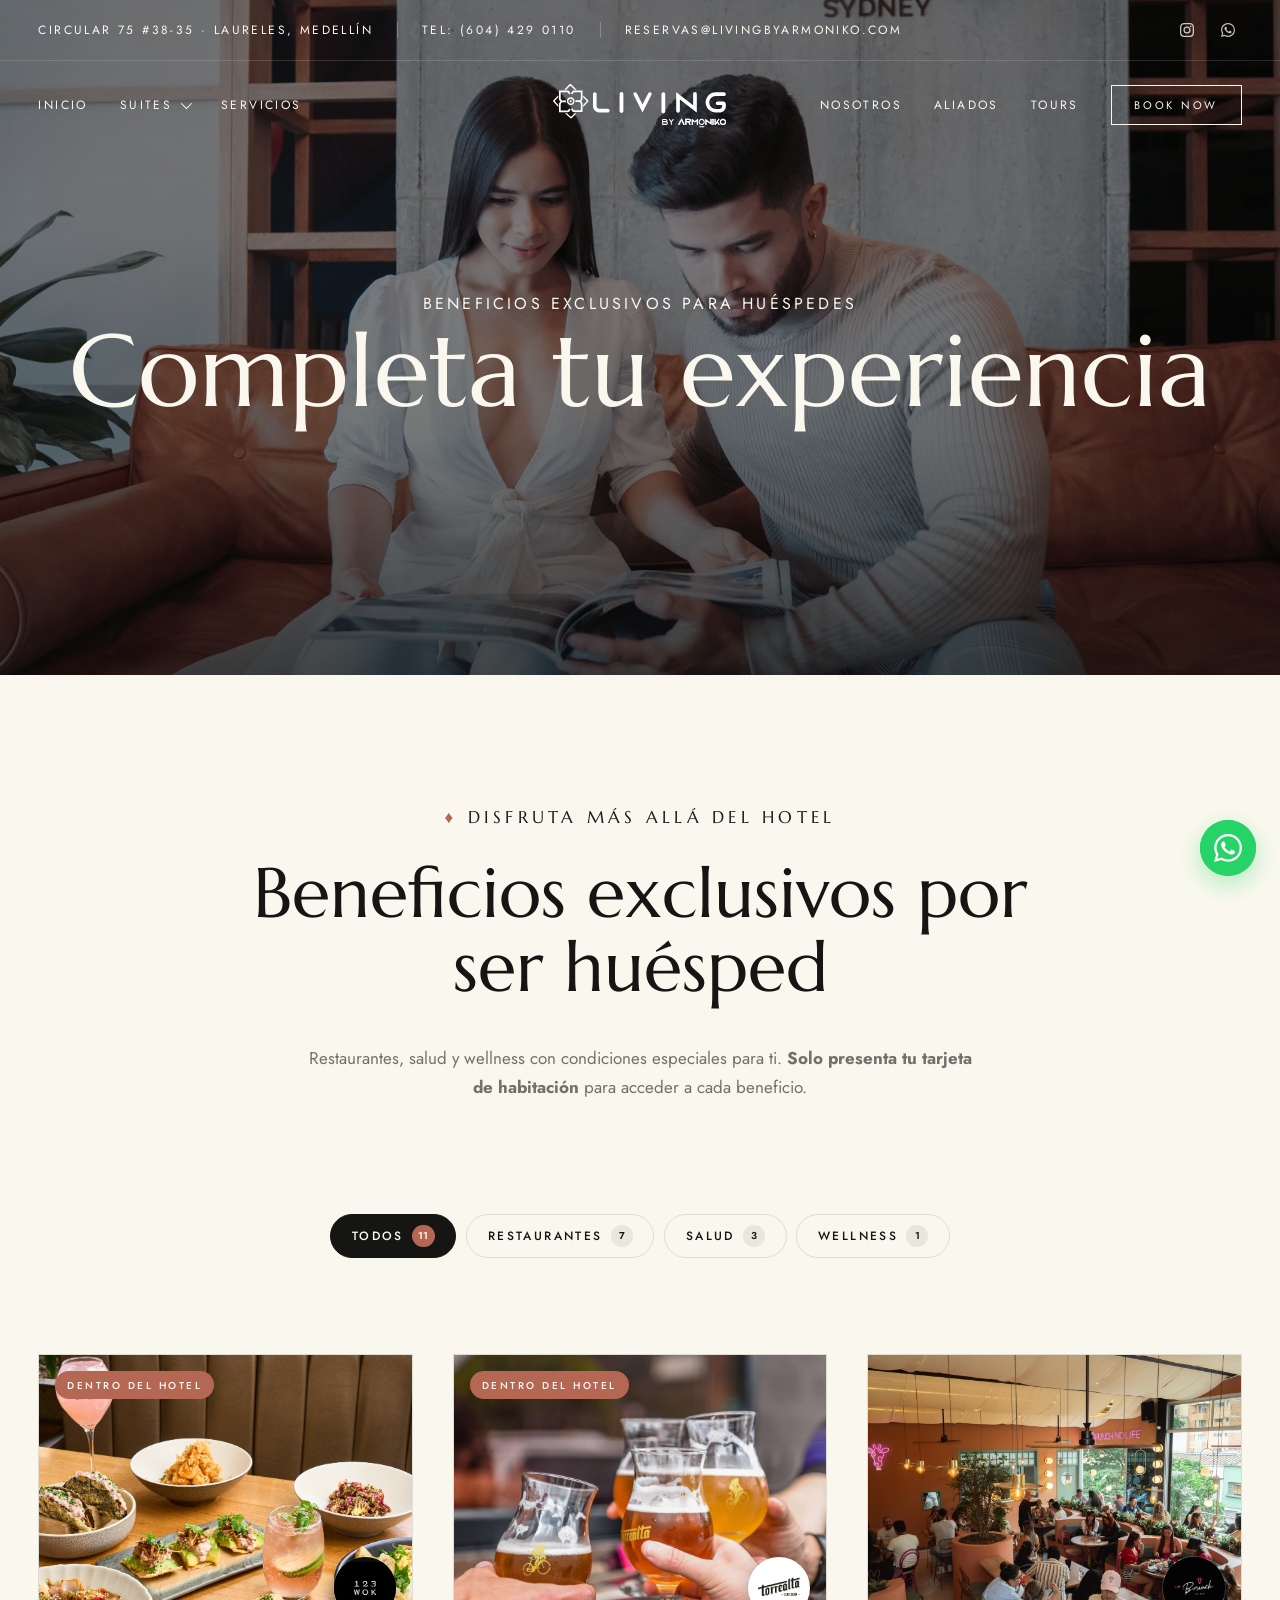
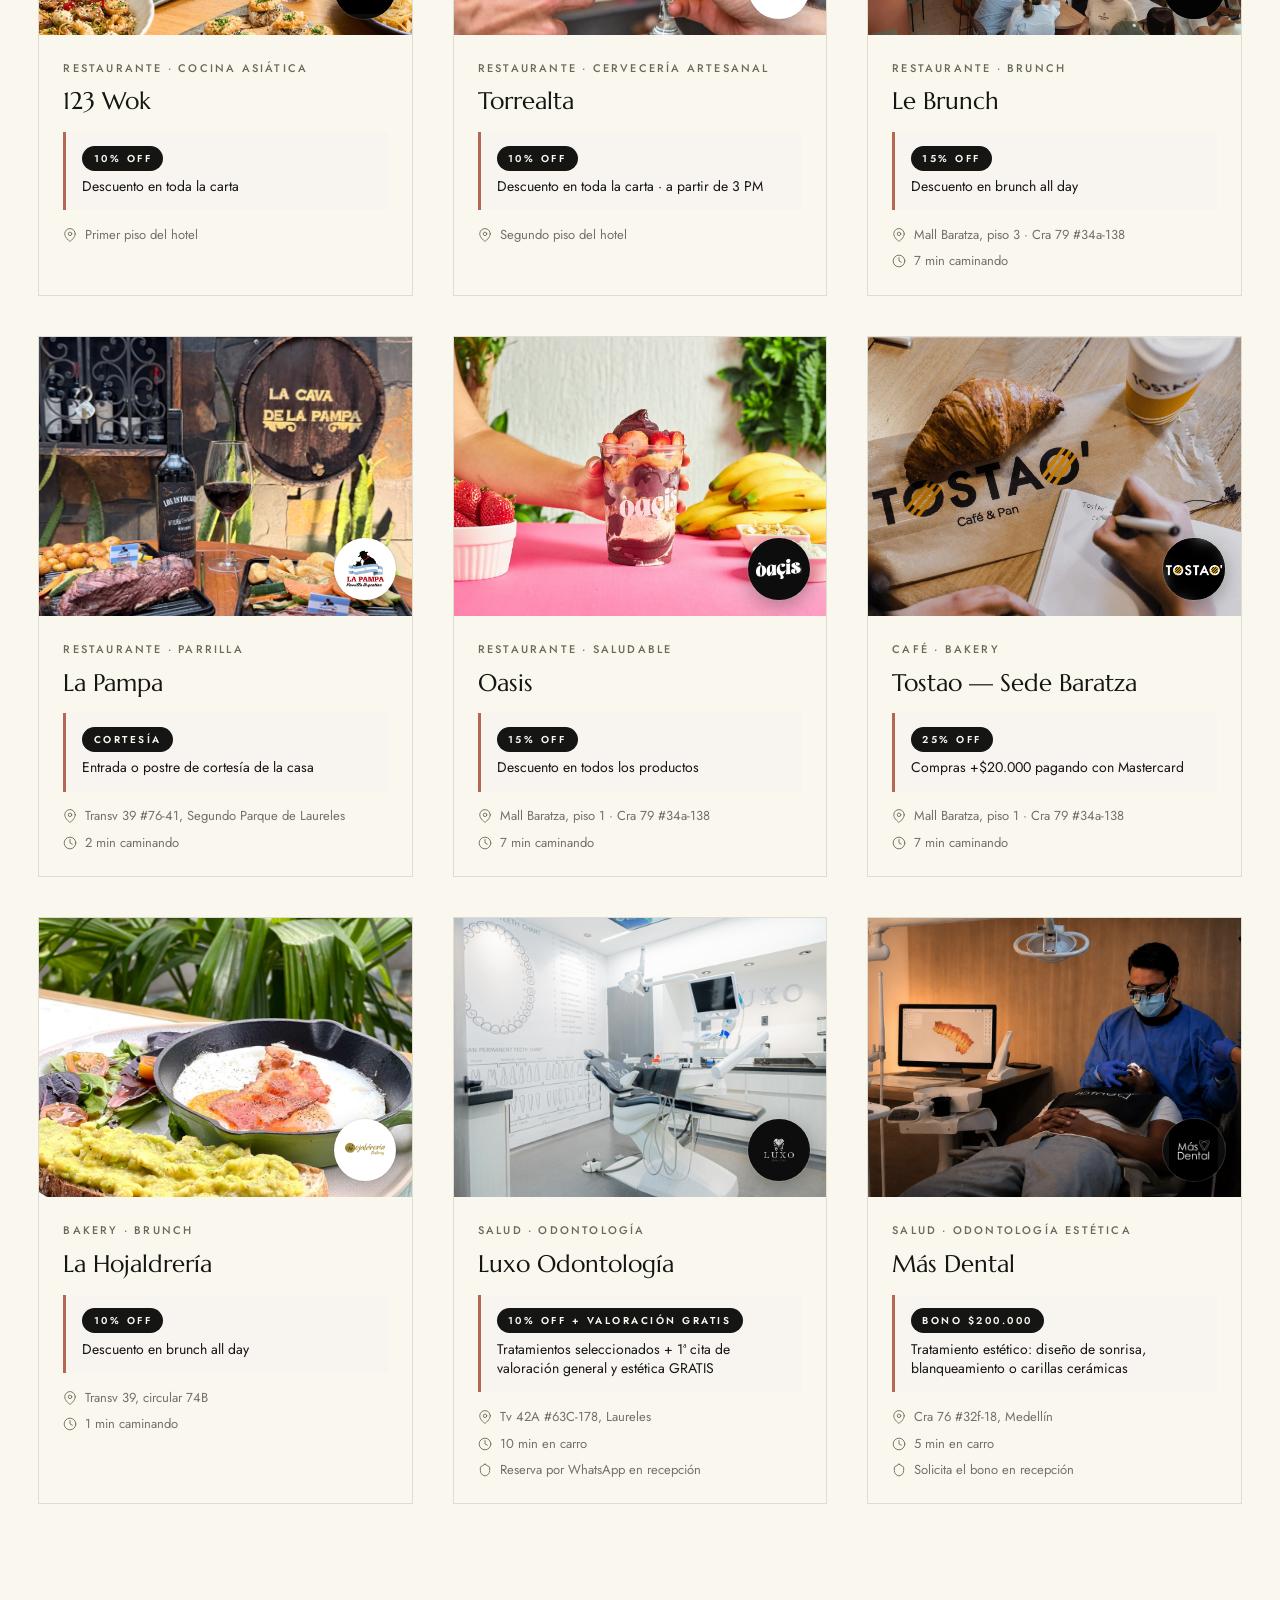
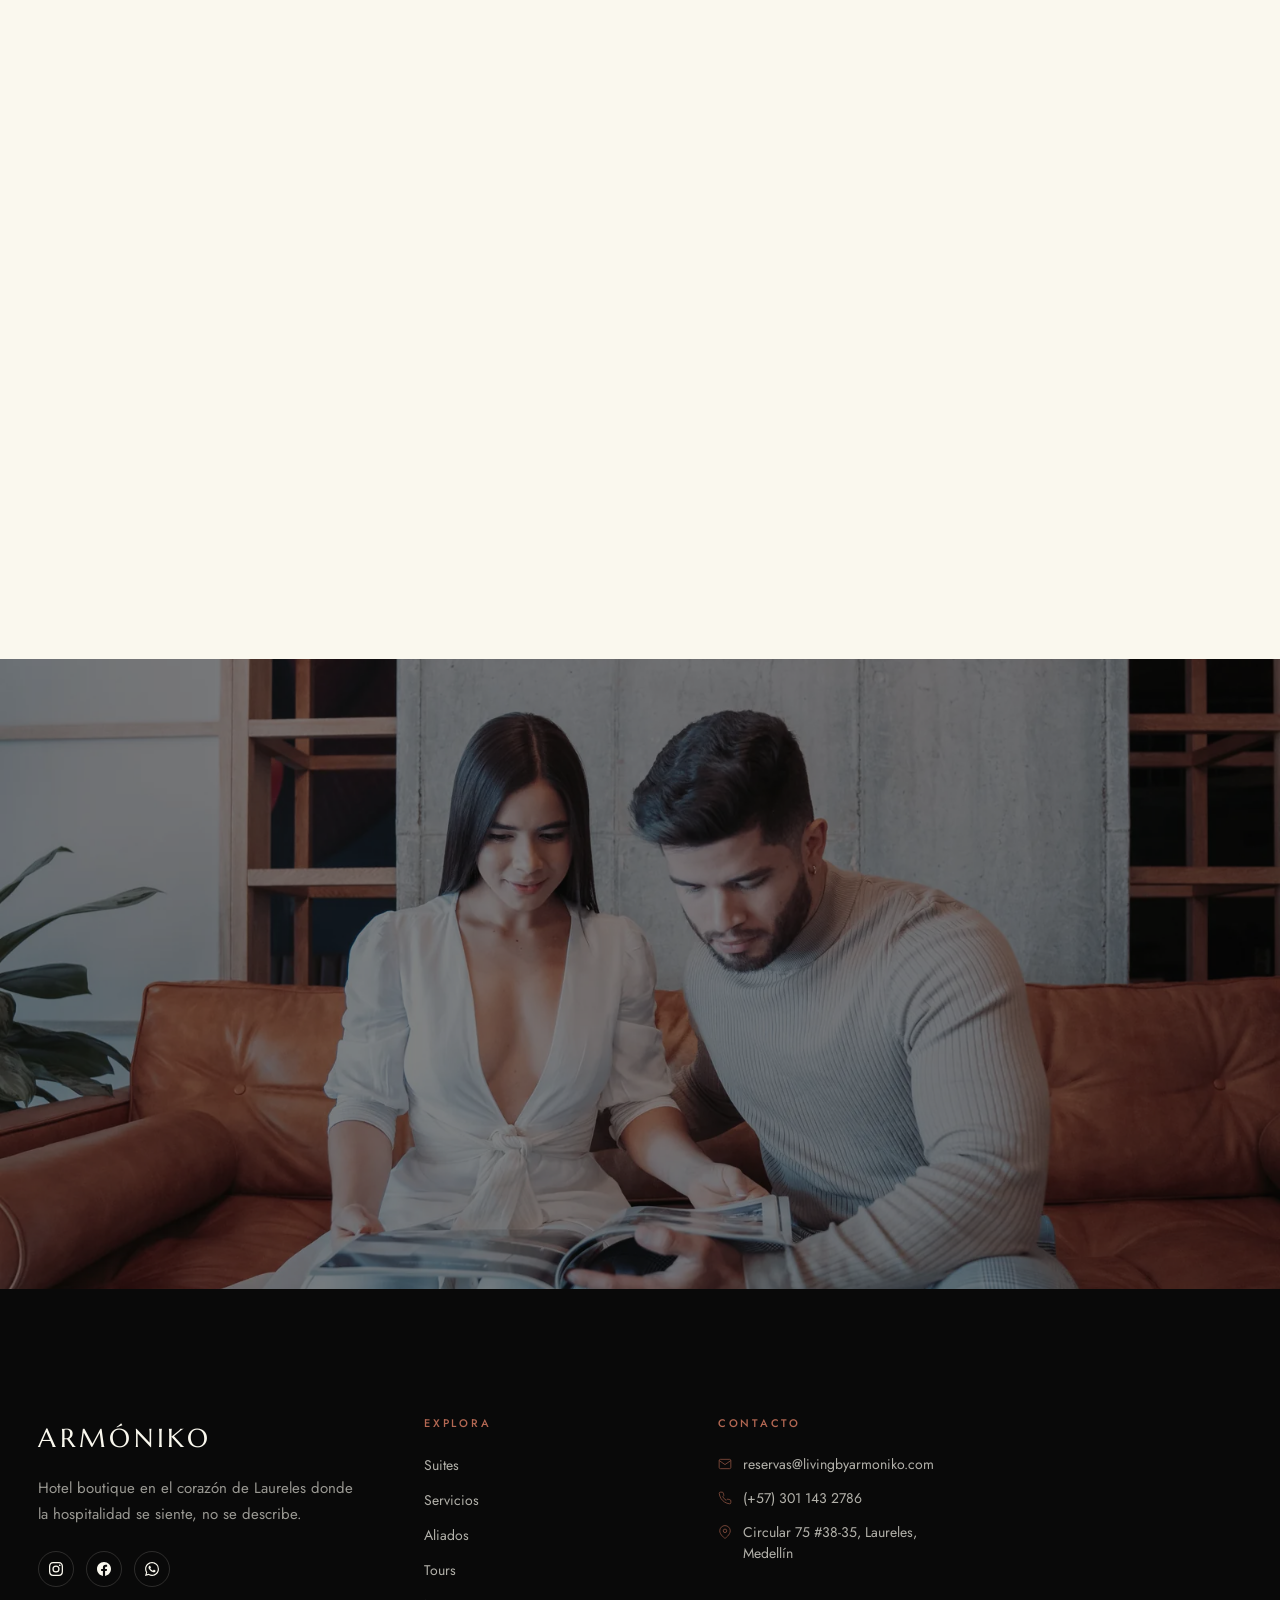
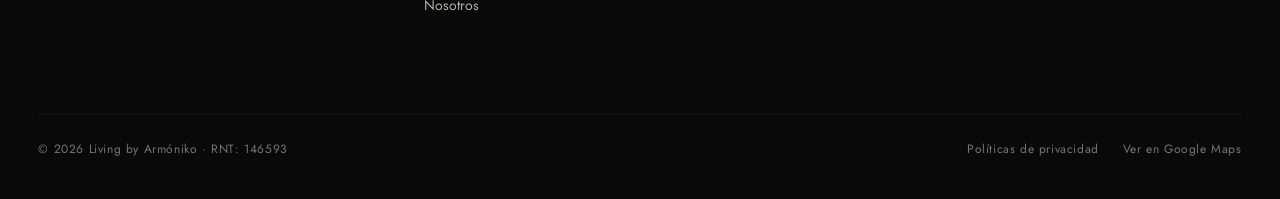
<file: aliados.html>
<!DOCTYPE html>
<html lang="es">
<head>
  <meta charset="UTF-8">
  <meta name="viewport" content="width=device-width, initial-scale=1.0">
  <title>Aliados — Living by Armóniko | Beneficios exclusivos para huéspedes</title>
  <meta name="description" content="Beneficios exclusivos en restaurantes, salud y bienestar al hospedarte en Living by Armóniko. Solo presenta tu tarjeta de habitación.">
  <meta property="og:title" content="Aliados — Living by Armóniko">
  <meta property="og:description" content="Restaurantes, salud y wellness con beneficios exclusivos para nuestros huéspedes.">
  <meta property="og:image" content="img/hotel/hotel-lobby-pareja-relojes-01.webp">
  <link rel="preconnect" href="https://fonts.googleapis.com">
  <link rel="preconnect" href="https://fonts.gstatic.com" crossorigin>
  <link href="https://fonts.googleapis.com/css2?family=Marcellus&family=Jost:wght@300;400;500;600&display=swap" rel="stylesheet">
  <link rel="stylesheet" href="css/variables.css">
  <link rel="stylesheet" href="css/styles.css">
  <script>!function(f,b,e,v,n,t,s){if(f.fbq)return;n=f.fbq=function(){n.callMethod?n.callMethod.apply(n,arguments):n.queue.push(arguments)};if(!f._fbq)f._fbq=n;n.push=n;n.loaded=!0;n.version='2.0';n.queue=[];t=b.createElement(e);t.async=!0;t.src=v;s=b.getElementsByTagName(e)[0];s.parentNode.insertBefore(t,s)}(window,document,'script','https://connect.facebook.net/en_US/fbevents.js');fbq('init','1159909342085786');fbq('track','PageView');</script>
</head>
<body>

  <header class="site-head">
    <div class="topbar">
      <div class="topbar__inner">
        <div class="topbar__left"><span>Circular 75 #38-35 · Laureles, Medellín</span><span class="topbar__divider"></span><span>Tel: (604) 429 0110</span><span class="topbar__divider"></span><a href="mailto:reservas@livingbyarmoniko.com">reservas@livingbyarmoniko.com</a></div>
        <div class="topbar__right"><div class="topbar__socials">
          <a href="https://instagram.com/livingbyarmoniko" target="_blank" rel="noopener" aria-label="Instagram"><svg viewBox="0 0 24 24"><path d="M12 2.163c3.204 0 3.584.012 4.85.07 3.252.148 4.771 1.691 4.919 4.919.058 1.265.069 1.645.069 4.849 0 3.205-.012 3.584-.069 4.849-.149 3.225-1.664 4.771-4.919 4.919-1.266.058-1.644.07-4.85.07-3.204 0-3.584-.012-4.849-.07-3.26-.149-4.771-1.699-4.919-4.92-.058-1.265-.07-1.644-.07-4.849 0-3.204.013-3.583.07-4.849.149-3.227 1.664-4.771 4.919-4.919 1.266-.057 1.645-.069 4.849-.069zM12 0C8.741 0 8.333.014 7.053.072 2.695.272.273 2.69.073 7.052.014 8.333 0 8.741 0 12s.014 3.668.072 4.948c.2 4.358 2.618 6.78 6.98 6.98C8.333 23.986 8.741 24 12 24s3.668-.014 4.948-.072c4.354-.2 6.782-2.618 6.979-6.98.059-1.28.073-1.689.073-4.948s-.014-3.667-.072-4.947c-.196-4.354-2.617-6.78-6.979-6.98C15.668.014 15.259 0 12 0zm0 5.838a6.162 6.162 0 100 12.324 6.162 6.162 0 000-12.324zM12 16a4 4 0 110-8 4 4 0 010 8zm6.406-11.845a1.44 1.44 0 100 2.881 1.44 1.44 0 000-2.881z"/></svg></a>
          <a href="https://wa.me/573011432786?text=Hola%2C%20los%20contacto%20desde%20su%20p%C3%A1gina%20web%20de%20Living%20by%20Arm%C3%B3niko%20y%20me%20gustar%C3%ADa%20tener%20m%C3%A1s%20informaci%C3%B3n." target="_blank" rel="noopener" aria-label="WhatsApp"><svg viewBox="0 0 24 24"><path d="M17.472 14.382c-.297-.149-1.758-.867-2.03-.967-.273-.099-.471-.148-.67.15-.197.297-.767.966-.94 1.164-.173.199-.347.223-.644.075-.297-.15-1.255-.463-2.39-1.475-.883-.788-1.48-1.761-1.653-2.059-.173-.297-.018-.458.13-.606.134-.133.298-.347.446-.52.149-.174.198-.298.298-.497.099-.198.05-.371-.025-.52-.075-.149-.669-1.612-.916-2.207-.242-.579-.487-.5-.669-.51l-.57-.01c-.198 0-.52.074-.792.372-.272.297-1.04 1.016-1.04 2.479 0 1.462 1.065 2.875 1.213 3.074.149.198 2.096 3.2 5.077 4.487.709.306 1.262.489 1.694.625.712.227 1.36.195 1.871.118.571-.085 1.758-.719 2.006-1.413.248-.694.248-1.289.173-1.413-.074-.124-.272-.198-.57-.347m-5.421 7.403h-.004a9.87 9.87 0 01-5.031-1.378l-.361-.214-3.741.982.998-3.648-.235-.374a9.86 9.86 0 01-1.51-5.26c.001-5.45 4.436-9.884 9.888-9.884 2.64 0 5.122 1.03 6.988 2.898a9.825 9.825 0 012.893 6.994c-.003 5.45-4.437 9.884-9.885 9.884m8.413-18.297A11.815 11.815 0 0012.05 0C5.495 0 .16 5.335.157 11.892c0 2.096.547 4.142 1.588 5.945L.057 24l6.305-1.654a11.882 11.882 0 005.683 1.448h.005c6.554 0 11.89-5.335 11.893-11.893a11.821 11.821 0 00-3.48-8.413z"/></svg></a>
        </div></div>
      </div>
    </div>
    <nav class="nav">
      <div class="nav__left">
        <a href="index.html" class="nav__link">Inicio</a>

        <div class="nav-item">
          <a href="habitaciones.html" class="nav__link has-dropdown">Suites</a>
          <div class="nav-item__panel">
            <a href="habitaciones.html"><span>Todas las suites</span><span class="meta">14</span></a>
            <a href="suite-deluxe.html"><span>Suite Deluxe</span><span class="meta">62 m²</span></a>
            <a href="suite-superior.html"><span>Suite Superior</span><span class="meta">32 m²</span></a>
            <a href="suite-confort.html"><span>Suite Confort</span><span class="meta">27 m²</span></a>
            <a href="suite-estandar.html"><span>Suite Estándar</span><span class="meta">20 m²</span></a>
          </div>
        </div>
        <a href="servicios.html" class="nav__link">Servicios</a>
      </div>
      <a href="index.html" class="logo"><img src="img/ARMONIKO_LOGO-01.svg" alt="Living by Armóniko" class="logo__img" width="180" height="48"></a>
      <div class="nav__right">
        <a href="nosotros.html" class="nav__link">Nosotros</a>
        <a href="aliados.html" class="nav__link">Aliados</a>
        <a href="tours.html" class="nav__link">Tours</a>
        <a href="index.html#reservar" class="nav__cta">Book Now</a>
        <button class="hamburger" aria-label="Menú"><span></span><span></span><span></span></button>
      </div>
    </nav>
  </header>

  <!-- MOBILE MENU -->
  <div class="mobile-menu">
    <button class="mobile-menu__close" aria-label="Cerrar menú">
      <svg viewBox="0 0 24 24" aria-hidden="true"><path d="M18 6L6 18M6 6l12 12" stroke-linecap="round" stroke-linejoin="round"/></svg>
    </button>
    <a href="index.html">Inicio</a>
    <a href="habitaciones.html">Suites</a>
    <a href="servicios.html">Servicios</a>
    <a href="aliados.html">Aliados</a>
    <a href="tours.html">Tours</a>
    <a href="nosotros.html">Nosotros</a>
    <a href="index.html#reservar" class="btn btn--light" style="margin-top:1rem;">Book Now</a>
  </div>

  <!-- HERO -->
  <section class="hero hero--short">
    <div class="hero__media"><img src="img/hotel/hotel-lobby-pareja-relojes-01.webp" alt="Aliados de Living by Armóniko" loading="eager"></div>
    <div class="hero__overlay"></div>
    <div class="hero__content" style="padding-bottom:0;">
      <p class="hero__subtitle">Beneficios exclusivos para huéspedes</p>
      <h1 class="hero__title" data-split-words>Completa tu experiencia</h1>
    </div>
  </section>

  <!-- INTRO -->
  <section class="section section--tight-bottom">
    <div class="container">
      <div class="intro-center reveal">
        <p class="eyebrow eyebrow--center">Disfruta más allá del hotel</p>
        <h2 class="display">Beneficios exclusivos por ser huésped</h2>
        <p style="margin-top:var(--space-md); font-size:var(--fs-body-lg); color:var(--color-text-muted); max-width:680px; margin-left:auto; margin-right:auto;">
          Restaurantes, salud y wellness con condiciones especiales para ti. <strong>Solo presenta tu tarjeta de habitación</strong> para acceder a cada beneficio.
        </p>
      </div>
    </div>
  </section>

  <!-- ============================================ -->
  <!-- FILTROS                                      -->
  <!-- ============================================ -->
  <section style="padding: 0 0 var(--space-md);">
    <div class="container">
      <div class="aliados-filters reveal" role="tablist" aria-label="Filtrar aliados por categoría">
        <button class="aliados-filter is-active" data-filter="all" role="tab" aria-selected="true">
          <span class="aliados-filter__label">Todos</span>
          <span class="aliados-filter__count" data-count-all>11</span>
        </button>
        <button class="aliados-filter" data-filter="restaurantes" role="tab" aria-selected="false">
          <span class="aliados-filter__label">Restaurantes</span>
          <span class="aliados-filter__count" data-count-restaurantes>7</span>
        </button>
        <button class="aliados-filter" data-filter="salud" role="tab" aria-selected="false">
          <span class="aliados-filter__label">Salud</span>
          <span class="aliados-filter__count" data-count-salud>3</span>
        </button>
        <button class="aliados-filter" data-filter="wellness" role="tab" aria-selected="false">
          <span class="aliados-filter__label">Wellness</span>
          <span class="aliados-filter__count" data-count-wellness>1</span>
        </button>
      </div>
    </div>
  </section>

  <!-- ============================================ -->
  <!-- GRID DE ALIADOS                              -->
  <!-- ============================================ -->
  <section class="section" style="padding-top: var(--space-md);">
    <div class="container">
      <div class="aliados-grid" data-aliados-grid>

        <!-- ============ RESTAURANTES ============ -->

        <!-- 123 WOK -->
        <article class="aliado-card reveal" data-category="restaurantes">
          <div class="aliado-card__media">
            <img src="img/aliados/123-wok/foto.jpg" alt="123 Wok — cocina asiática" loading="lazy">
            <span class="aliado-card__badge aliado-card__badge--inside">Dentro del hotel</span>
            <div class="aliado-card__logo aliado-card__logo--dark aliado-card__logo--fill">
              <img src="img/aliados/123-wok/logo.png" alt="Logo 123 Wok">
            </div>
          </div>
          <div class="aliado-card__body">
            <p class="aliado-card__category">Restaurante · Cocina Asiática</p>
            <h3 class="aliado-card__name">123 Wok</h3>
            <div class="aliado-card__benefit">
              <span class="aliado-card__benefit-tag">10% OFF</span>
              <p>Descuento en toda la carta</p>
            </div>
            <ul class="aliado-card__meta">
              <li><svg viewBox="0 0 24 24"><path d="M21 10c0 7-9 13-9 13s-9-6-9-13a9 9 0 0 1 18 0z"/><circle cx="12" cy="10" r="3"/></svg>Primer piso del hotel</li>
            </ul>
          </div>
        </article>

        <!-- TORREALTA -->
        <article class="aliado-card reveal" data-category="restaurantes">
          <div class="aliado-card__media">
            <img src="img/aliados/torrealta/foto.jpg" alt="Torrealta Cervecería" loading="lazy">
            <span class="aliado-card__badge aliado-card__badge--inside">Dentro del hotel</span>
            <div class="aliado-card__logo aliado-card__logo--light">
              <img src="img/aliados/torrealta/logo.jpg" alt="Logo Torrealta">
            </div>
          </div>
          <div class="aliado-card__body">
            <p class="aliado-card__category">Restaurante · Cervecería Artesanal</p>
            <h3 class="aliado-card__name">Torrealta</h3>
            <div class="aliado-card__benefit">
              <span class="aliado-card__benefit-tag">10% OFF</span>
              <p>Descuento en toda la carta · a partir de 3 PM</p>
            </div>
            <ul class="aliado-card__meta">
              <li><svg viewBox="0 0 24 24"><path d="M21 10c0 7-9 13-9 13s-9-6-9-13a9 9 0 0 1 18 0z"/><circle cx="12" cy="10" r="3"/></svg>Segundo piso del hotel</li>
            </ul>
          </div>
        </article>

        <!-- LE BRUNCH -->
        <article class="aliado-card reveal" data-category="restaurantes">
          <div class="aliado-card__media">
            <img src="img/aliados/le-brunch/foto.jpg" alt="Le Brunch" loading="lazy">
            <div class="aliado-card__logo aliado-card__logo--dark aliado-card__logo--fill">
              <img src="img/aliados/le-brunch/logo.png" alt="Logo Le Brunch">
            </div>
          </div>
          <div class="aliado-card__body">
            <p class="aliado-card__category">Restaurante · Brunch</p>
            <h3 class="aliado-card__name">Le Brunch</h3>
            <div class="aliado-card__benefit">
              <span class="aliado-card__benefit-tag">15% OFF</span>
              <p>Descuento en brunch all day</p>
            </div>
            <ul class="aliado-card__meta">
              <li><svg viewBox="0 0 24 24"><path d="M21 10c0 7-9 13-9 13s-9-6-9-13a9 9 0 0 1 18 0z"/><circle cx="12" cy="10" r="3"/></svg>Mall Baratza, piso 3 · Cra 79 #34a-138</li>
              <li><svg viewBox="0 0 24 24"><circle cx="12" cy="12" r="10"/><polyline points="12 6 12 12 16 14"/></svg>7 min caminando</li>
            </ul>
          </div>
        </article>

        <!-- LA PAMPA -->
        <article class="aliado-card reveal" data-category="restaurantes">
          <div class="aliado-card__media">
            <img src="img/aliados/la-pampa/foto.jpg" alt="La Pampa Parrilla" loading="lazy">
            <div class="aliado-card__logo aliado-card__logo--light">
              <img src="img/aliados/la-pampa/logo.jpg" alt="Logo La Pampa">
            </div>
          </div>
          <div class="aliado-card__body">
            <p class="aliado-card__category">Restaurante · Parrilla</p>
            <h3 class="aliado-card__name">La Pampa</h3>
            <div class="aliado-card__benefit">
              <span class="aliado-card__benefit-tag">Cortesía</span>
              <p>Entrada o postre de cortesía de la casa</p>
            </div>
            <ul class="aliado-card__meta">
              <li><svg viewBox="0 0 24 24"><path d="M21 10c0 7-9 13-9 13s-9-6-9-13a9 9 0 0 1 18 0z"/><circle cx="12" cy="10" r="3"/></svg>Transv 39 #76-41, Segundo Parque de Laureles</li>
              <li><svg viewBox="0 0 24 24"><circle cx="12" cy="12" r="10"/><polyline points="12 6 12 12 16 14"/></svg>2 min caminando</li>
            </ul>
          </div>
        </article>

        <!-- OASIS -->
        <article class="aliado-card reveal" data-category="restaurantes">
          <div class="aliado-card__media">
            <img src="img/aliados/oasis/foto.jpg" alt="Oasis" loading="lazy">
            <div class="aliado-card__logo aliado-card__logo--dark">
              <img src="img/aliados/oasis/logo.png" alt="Logo Oasis">
            </div>
          </div>
          <div class="aliado-card__body">
            <p class="aliado-card__category">Restaurante · Saludable</p>
            <h3 class="aliado-card__name">Oasis</h3>
            <div class="aliado-card__benefit">
              <span class="aliado-card__benefit-tag">15% OFF</span>
              <p>Descuento en todos los productos</p>
            </div>
            <ul class="aliado-card__meta">
              <li><svg viewBox="0 0 24 24"><path d="M21 10c0 7-9 13-9 13s-9-6-9-13a9 9 0 0 1 18 0z"/><circle cx="12" cy="10" r="3"/></svg>Mall Baratza, piso 1 · Cra 79 #34a-138</li>
              <li><svg viewBox="0 0 24 24"><circle cx="12" cy="12" r="10"/><polyline points="12 6 12 12 16 14"/></svg>7 min caminando</li>
            </ul>
          </div>
        </article>

        <!-- TOSTAO -->
        <article class="aliado-card reveal" data-category="restaurantes">
          <div class="aliado-card__media">
            <img src="img/aliados/tostao/foto.png" alt="Tostao Café" loading="lazy">
            <div class="aliado-card__logo aliado-card__logo--dark aliado-card__logo--fill">
              <img src="img/aliados/tostao/logo.webp" alt="Logo Tostao">
            </div>
          </div>
          <div class="aliado-card__body">
            <p class="aliado-card__category">Café · Bakery</p>
            <h3 class="aliado-card__name">Tostao — Sede Baratza</h3>
            <div class="aliado-card__benefit">
              <span class="aliado-card__benefit-tag">25% OFF</span>
              <p>Compras +$20.000 pagando con Mastercard</p>
            </div>
            <ul class="aliado-card__meta">
              <li><svg viewBox="0 0 24 24"><path d="M21 10c0 7-9 13-9 13s-9-6-9-13a9 9 0 0 1 18 0z"/><circle cx="12" cy="10" r="3"/></svg>Mall Baratza, piso 1 · Cra 79 #34a-138</li>
              <li><svg viewBox="0 0 24 24"><circle cx="12" cy="12" r="10"/><polyline points="12 6 12 12 16 14"/></svg>7 min caminando</li>
            </ul>
          </div>
        </article>

        <!-- LA HOJALDRERÍA -->
        <article class="aliado-card reveal" data-category="restaurantes">
          <div class="aliado-card__media">
            <img src="img/aliados/la-hojaldreria/foto.jpg" alt="La Hojaldrería" loading="lazy">
            <div class="aliado-card__logo aliado-card__logo--light">
              <img src="img/aliados/la-hojaldreria/logo.jpg" alt="Logo La Hojaldrería">
            </div>
          </div>
          <div class="aliado-card__body">
            <p class="aliado-card__category">Bakery · Brunch</p>
            <h3 class="aliado-card__name">La Hojaldrería</h3>
            <div class="aliado-card__benefit">
              <span class="aliado-card__benefit-tag">10% OFF</span>
              <p>Descuento en brunch all day</p>
            </div>
            <ul class="aliado-card__meta">
              <li><svg viewBox="0 0 24 24"><path d="M21 10c0 7-9 13-9 13s-9-6-9-13a9 9 0 0 1 18 0z"/><circle cx="12" cy="10" r="3"/></svg>Transv 39, circular 74B</li>
              <li><svg viewBox="0 0 24 24"><circle cx="12" cy="12" r="10"/><polyline points="12 6 12 12 16 14"/></svg>1 min caminando</li>
            </ul>
          </div>
        </article>

        <!-- ============ SALUD ============ -->

        <!-- LUXO ODONTOLOGÍA -->
        <article class="aliado-card reveal" data-category="salud">
          <div class="aliado-card__media">
            <img src="img/aliados/luxo/foto.jpg" alt="Luxo Odontología" loading="lazy">
            <div class="aliado-card__logo aliado-card__logo--dark">
              <img src="img/aliados/luxo/logo.png" alt="Logo Luxo Odontología">
            </div>
          </div>
          <div class="aliado-card__body">
            <p class="aliado-card__category">Salud · Odontología</p>
            <h3 class="aliado-card__name">Luxo Odontología</h3>
            <div class="aliado-card__benefit">
              <span class="aliado-card__benefit-tag">10% OFF + Valoración gratis</span>
              <p>Tratamientos seleccionados + 1ª cita de valoración general y estética GRATIS</p>
            </div>
            <ul class="aliado-card__meta">
              <li><svg viewBox="0 0 24 24"><path d="M21 10c0 7-9 13-9 13s-9-6-9-13a9 9 0 0 1 18 0z"/><circle cx="12" cy="10" r="3"/></svg>Tv 42A #63C-178, Laureles</li>
              <li><svg viewBox="0 0 24 24"><circle cx="12" cy="12" r="10"/><polyline points="12 6 12 12 16 14"/></svg>10 min en carro</li>
              <li><svg viewBox="0 0 24 24"><path d="M12 2L4 7v6c0 5 3.5 8.5 8 9 4.5-.5 8-4 8-9V7l-8-5z"/></svg>Reserva por WhatsApp en recepción</li>
            </ul>
          </div>
        </article>

        <!-- MÁS DENTAL -->
        <article class="aliado-card reveal" data-category="salud">
          <div class="aliado-card__media">
            <img src="img/aliados/mas-dental/foto.jpg" alt="Más Dental Odontología" loading="lazy">
            <div class="aliado-card__logo aliado-card__logo--dark aliado-card__logo--fill">
              <img src="img/aliados/mas-dental/logo.webp" alt="Logo Más Dental">
            </div>
          </div>
          <div class="aliado-card__body">
            <p class="aliado-card__category">Salud · Odontología Estética</p>
            <h3 class="aliado-card__name">Más Dental</h3>
            <div class="aliado-card__benefit">
              <span class="aliado-card__benefit-tag">Bono $200.000</span>
              <p>Tratamiento estético: diseño de sonrisa, blanqueamiento o carillas cerámicas</p>
            </div>
            <ul class="aliado-card__meta">
              <li><svg viewBox="0 0 24 24"><path d="M21 10c0 7-9 13-9 13s-9-6-9-13a9 9 0 0 1 18 0z"/><circle cx="12" cy="10" r="3"/></svg>Cra 76 #32f-18, Medellín</li>
              <li><svg viewBox="0 0 24 24"><circle cx="12" cy="12" r="10"/><polyline points="12 6 12 12 16 14"/></svg>5 min en carro</li>
              <li><svg viewBox="0 0 24 24"><path d="M12 2L4 7v6c0 5 3.5 8.5 8 9 4.5-.5 8-4 8-9V7l-8-5z"/></svg>Solicita el bono en recepción</li>
            </ul>
          </div>
        </article>

        <!-- SAMAAR ESTÉTICA -->
        <article class="aliado-card reveal" data-category="salud">
          <div class="aliado-card__media">
            <img src="img/aliados/samaar-estetica/foto.jpg" alt="Samaar Estética" loading="lazy">
            <div class="aliado-card__logo aliado-card__logo--dark">
              <img src="img/aliados/samaar-estetica/logo.png" alt="Logo Samaar">
            </div>
          </div>
          <div class="aliado-card__body">
            <p class="aliado-card__category">Salud · Estética</p>
            <h3 class="aliado-card__name">Samaar Estética</h3>
            <div class="aliado-card__benefit">
              <span class="aliado-card__benefit-tag">Precios exclusivos</span>
              <p>Tratamientos estéticos y paquete de recuperación post-quirúrgica</p>
            </div>
            <ul class="aliado-card__meta">
              <li><svg viewBox="0 0 24 24"><path d="M21 10c0 7-9 13-9 13s-9-6-9-13a9 9 0 0 1 18 0z"/><circle cx="12" cy="10" r="3"/></svg>Cra 79 #37-37, Laureles</li>
              <li><svg viewBox="0 0 24 24"><circle cx="12" cy="12" r="10"/><polyline points="12 6 12 12 16 14"/></svg>5 min caminando</li>
              <li><svg viewBox="0 0 24 24"><path d="M12 2L4 7v6c0 5 3.5 8.5 8 9 4.5-.5 8-4 8-9V7l-8-5z"/></svg>Pregunta por el portafolio Living en recepción</li>
            </ul>
          </div>
        </article>

        <!-- ============ WELLNESS ============ -->

        <!-- SAMAAR YOGA -->
        <article class="aliado-card reveal" data-category="wellness">
          <div class="aliado-card__media">
            <img src="img/aliados/samaar-yoga/foto.jpg" alt="Samaar Yoga" loading="lazy">
            <div class="aliado-card__logo aliado-card__logo--dark">
              <img src="img/aliados/samaar-yoga/logo.png" alt="Logo Samaar Yoga">
            </div>
          </div>
          <div class="aliado-card__body">
            <p class="aliado-card__category">Wellness · Yoga & Pilates</p>
            <h3 class="aliado-card__name">Samaar Yoga</h3>
            <div class="aliado-card__benefit">
              <span class="aliado-card__benefit-tag">Tarifas exclusivas</span>
              <p>Clases de yoga, pilates y experiencias de sauna</p>
            </div>
            <ul class="aliado-card__meta">
              <li><svg viewBox="0 0 24 24"><path d="M21 10c0 7-9 13-9 13s-9-6-9-13a9 9 0 0 1 18 0z"/><circle cx="12" cy="10" r="3"/></svg>Cra 79 #37-37, Laureles</li>
              <li><svg viewBox="0 0 24 24"><circle cx="12" cy="12" r="10"/><polyline points="12 6 12 12 16 14"/></svg>5 min caminando</li>
              <li><svg viewBox="0 0 24 24"><path d="M12 2L4 7v6c0 5 3.5 8.5 8 9 4.5-.5 8-4 8-9V7l-8-5z"/></svg>Pregunta por el portafolio Living en recepción</li>
            </ul>
          </div>
        </article>

      </div>

      <!-- Estado vacío al filtrar -->
      <div class="aliados-empty" data-aliados-empty hidden>
        <p>Pronto sumaremos más aliados en esta categoría.</p>
      </div>
    </div>
  </section>

  <!-- CTA -->
  <section class="cta">
    <div class="cta__media"><img src="img/hotel/hotel-lobby-pareja-relojes-01.webp" alt="Lobby Living by Armóniko"></div>
    <div class="cta__content reveal">
      <p class="eyebrow eyebrow--center" style="color:var(--cream);">¿Dudas sobre cómo redimir?</p>
      <h2 class="cta__title">Recepción te orienta</h2>
      <a href="https://wa.me/573011432786?text=Hola%2C%20vi%20en%20su%20web%20los%20beneficios%20para%20hu%C3%A9spedes%20%28aliados%29%20y%20me%20gustar%C3%ADa%20tener%20m%C3%A1s%20informaci%C3%B3n." target="_blank" rel="noopener" class="btn btn--light">Escribir por WhatsApp</a>
    </div>
  </section>

  <!-- FOOTER -->
  <footer class="footer">
    <div class="container container-wide">
      <div class="footer__grid">
        <div><div class="footer__brand-name">Armóniko</div><p class="footer__tagline">Hotel boutique en el corazón de Laureles donde la hospitalidad se siente, no se describe.</p><div class="footer__socials">
          <a href="https://instagram.com/livingbyarmoniko" target="_blank" rel="noopener" aria-label="Instagram"><svg viewBox="0 0 24 24"><path d="M12 2.163c3.204 0 3.584.012 4.85.07 3.252.148 4.771 1.691 4.919 4.919.058 1.265.069 1.645.069 4.849 0 3.205-.012 3.584-.069 4.849-.149 3.225-1.664 4.771-4.919 4.919-1.266.058-1.644.07-4.85.07-3.204 0-3.584-.012-4.849-.07-3.26-.149-4.771-1.699-4.919-4.92-.058-1.265-.07-1.644-.07-4.849 0-3.204.013-3.583.07-4.849.149-3.227 1.664-4.771 4.919-4.919 1.266-.057 1.645-.069 4.849-.069zM12 0C8.741 0 8.333.014 7.053.072 2.695.272.273 2.69.073 7.052.014 8.333 0 8.741 0 12s.014 3.668.072 4.948c.2 4.358 2.618 6.78 6.98 6.98C8.333 23.986 8.741 24 12 24s3.668-.014 4.948-.072c4.354-.2 6.782-2.618 6.979-6.98.059-1.28.073-1.689.073-4.948s-.014-3.667-.072-4.947c-.196-4.354-2.617-6.78-6.979-6.98C15.668.014 15.259 0 12 0zm0 5.838a6.162 6.162 0 100 12.324 6.162 6.162 0 000-12.324zM12 16a4 4 0 110-8 4 4 0 010 8zm6.406-11.845a1.44 1.44 0 100 2.881 1.44 1.44 0 000-2.881z"/></svg></a>
          <a href="https://www.facebook.com/livingbyarmoniko" target="_blank" rel="noopener" aria-label="Facebook"><svg viewBox="0 0 24 24"><path d="M24 12.073c0-6.627-5.373-12-12-12s-12 5.373-12 12c0 5.99 4.388 10.954 10.125 11.854v-8.385H7.078v-3.47h3.047V9.43c0-3.007 1.792-4.669 4.533-4.669 1.312 0 2.686.235 2.686.235v2.953H15.83c-1.491 0-1.956.925-1.956 1.874v2.25h3.328l-.532 3.47h-2.796v8.385C19.612 23.027 24 18.062 24 12.073z"/></svg></a>
          <a href="https://wa.me/573011432786?text=Hola%2C%20los%20contacto%20desde%20su%20p%C3%A1gina%20web%20de%20Living%20by%20Arm%C3%B3niko%20y%20me%20gustar%C3%ADa%20tener%20m%C3%A1s%20informaci%C3%B3n." target="_blank" rel="noopener" aria-label="WhatsApp"><svg viewBox="0 0 24 24"><path d="M17.472 14.382c-.297-.149-1.758-.867-2.03-.967-.273-.099-.471-.148-.67.15-.197.297-.767.966-.94 1.164-.173.199-.347.223-.644.075-.297-.15-1.255-.463-2.39-1.475-.883-.788-1.48-1.761-1.653-2.059-.173-.297-.018-.458.13-.606.134-.133.298-.347.446-.52.149-.174.198-.298.298-.497.099-.198.05-.371-.025-.52-.075-.149-.669-1.612-.916-2.207-.242-.579-.487-.5-.669-.51l-.57-.01c-.198 0-.52.074-.792.372-.272.297-1.04 1.016-1.04 2.479 0 1.462 1.065 2.875 1.213 3.074.149.198 2.096 3.2 5.077 4.487.709.306 1.262.489 1.694.625.712.227 1.36.195 1.871.118.571-.085 1.758-.719 2.006-1.413.248-.694.248-1.289.173-1.413-.074-.124-.272-.198-.57-.347m-5.421 7.403h-.004a9.87 9.87 0 01-5.031-1.378l-.361-.214-3.741.982.998-3.648-.235-.374a9.86 9.86 0 01-1.51-5.26c.001-5.45 4.436-9.884 9.888-9.884 2.64 0 5.122 1.03 6.988 2.898a9.825 9.825 0 012.893 6.994c-.003 5.45-4.437 9.884-9.885 9.884m8.413-18.297A11.815 11.815 0 0012.05 0C5.495 0 .16 5.335.157 11.892c0 2.096.547 4.142 1.588 5.945L.057 24l6.305-1.654a11.882 11.882 0 005.683 1.448h.005c6.554 0 11.89-5.335 11.893-11.893a11.821 11.821 0 00-3.48-8.413z"/></svg></a>
        </div></div>
        <div><h5 class="footer__heading">Explora</h5><div class="footer__links"><a href="habitaciones.html" class="footer__link">Suites</a><a href="servicios.html" class="footer__link">Servicios</a><a href="aliados.html" class="footer__link">Aliados</a><a href="tours.html" class="footer__link">Tours</a><a href="nosotros.html" class="footer__link">Nosotros</a></div></div>
        <div>
          <h5 class="footer__heading">Contacto</h5>
          <div class="footer__contact-row"><svg viewBox="0 0 24 24"><path d="M4 4h16c1.1 0 2 .9 2 2v12c0 1.1-.9 2-2 2H4c-1.1 0-2-.9-2-2V6c0-1.1.9-2 2-2z"/><polyline points="22,6 12,13 2,6"/></svg><a href="mailto:reservas@livingbyarmoniko.com">reservas@livingbyarmoniko.com</a></div>
          <div class="footer__contact-row"><svg viewBox="0 0 24 24"><path d="M22 16.92v3a2 2 0 0 1-2.18 2 19.79 19.79 0 0 1-8.63-3.07 19.5 19.5 0 0 1-6-6 19.79 19.79 0 0 1-3.07-8.67A2 2 0 0 1 4.11 2h3a2 2 0 0 1 2 1.72c.127.96.361 1.903.7 2.81a2 2 0 0 1-.45 2.11L8.09 9.91a16 16 0 0 0 6 6l1.27-1.27a2 2 0 0 1 2.11-.45c.907.339 1.85.573 2.81.7A2 2 0 0 1 22 16.92z"/></svg><span>(+57) 301 143 2786</span></div>
          <div class="footer__contact-row"><svg viewBox="0 0 24 24"><path d="M21 10c0 7-9 13-9 13s-9-6-9-13a9 9 0 0 1 18 0z"/><circle cx="12" cy="10" r="3"/></svg><span>Circular 75 #38-35, Laureles, Medellín</span></div>
        </div>
      </div>
      <div class="footer__bottom"><span>© 2026 Living by Armóniko · RNT: 146593</span><div style="display:flex;gap:1.5rem;align-items:center;"><a href="politicas-de-privacidad.html">Políticas de privacidad</a><a href="https://maps.app.goo.gl/2tqL7MKpeCZeQSSbA" target="_blank" rel="noopener">Ver en Google Maps</a></div></div>
    </div>
  </footer>

  <a href="https://wa.me/573011432786?text=Hola%2C%20los%20contacto%20desde%20su%20p%C3%A1gina%20web%20de%20Living%20by%20Arm%C3%B3niko%20y%20me%20gustar%C3%ADa%20tener%20m%C3%A1s%20informaci%C3%B3n." target="_blank" rel="noopener" class="wa-float" aria-label="WhatsApp"><span class="wa-float__label"><span class="wa-float__avatar" aria-hidden="true"><svg viewBox="0 0 56 56" fill="none"><circle cx="28" cy="28" r="28" fill="#FCE9DF"/><path d="M13 31a15 15 0 0130 0v7a3 3 0 01-3 3V31a12 12 0 00-24 0v10a3 3 0 01-3-3v-7z" fill="#6b5147"/><circle cx="28" cy="29" r="10.5" fill="#F6D4BE"/><path d="M17.5 29v-2a10.5 10.5 0 0121 0v2c-1.6-2.4-3.8-3.8-5.6-6-2.6 3.8-8.4 5.2-12.4 5.2-1.6 0-2.4.6-3 2.8z" fill="#6b5147"/><circle cx="24" cy="28" r="1.3" fill="#5b4a42"/><circle cx="32" cy="28" r="1.3" fill="#5b4a42"/><path d="M24.5 33c1 1.3 2.2 1.9 3.5 1.9s2.5-.6 3.5-1.9" stroke="#C98B6B" stroke-width="1.5" stroke-linecap="round"/><path d="M15 29v-1a13 13 0 0126 0v1" stroke="#128C4B" stroke-width="2.6" stroke-linecap="round"/><rect x="12.3" y="27" width="5.6" height="9.2" rx="2.8" fill="#128C4B"/><rect x="38.1" y="27" width="5.6" height="9.2" rx="2.8" fill="#128C4B"/><path d="M40.8 36.2c0 4.2-4.2 7.6-9.8 7.6" stroke="#128C4B" stroke-width="2.6" stroke-linecap="round"/><circle cx="30" cy="43.8" r="1.9" fill="#128C4B"/></svg></span><span class="wa-float__msg"><strong>¿Necesitas ayuda?</strong>Escríbenos por WhatsApp</span></span><svg viewBox="0 0 24 24"><path d="M17.472 14.382c-.297-.149-1.758-.867-2.03-.967-.273-.099-.471-.148-.67.15-.197.297-.767.966-.94 1.164-.173.199-.347.223-.644.075-.297-.15-1.255-.463-2.39-1.475-.883-.788-1.48-1.761-1.653-2.059-.173-.297-.018-.458.13-.606.134-.133.298-.347.446-.52.149-.174.198-.298.298-.497.099-.198.05-.371-.025-.52-.075-.149-.669-1.612-.916-2.207-.242-.579-.487-.5-.669-.51l-.57-.01c-.198 0-.52.074-.792.372-.272.297-1.04 1.016-1.04 2.479 0 1.462 1.065 2.875 1.213 3.074.149.198 2.096 3.2 5.077 4.487.709.306 1.262.489 1.694.625.712.227 1.36.195 1.871.118.571-.085 1.758-.719 2.006-1.413.248-.694.248-1.289.173-1.413-.074-.124-.272-.198-.57-.347m-5.421 7.403h-.004a9.87 9.87 0 01-5.031-1.378l-.361-.214-3.741.982.998-3.648-.235-.374a9.86 9.86 0 01-1.51-5.26c.001-5.45 4.436-9.884 9.888-9.884 2.64 0 5.122 1.03 6.988 2.898a9.825 9.825 0 012.893 6.994c-.003 5.45-4.437 9.884-9.885 9.884m8.413-18.297A11.815 11.815 0 0012.05 0C5.495 0 .16 5.335.157 11.892c0 2.096.547 4.142 1.588 5.945L.057 24l6.305-1.654a11.882 11.882 0 005.683 1.448h.005c6.554 0 11.89-5.335 11.893-11.893a11.821 11.821 0 00-3.48-8.413z"/></svg></a>

  <script src="js/main.js"></script>
</body>
</html>
</file>
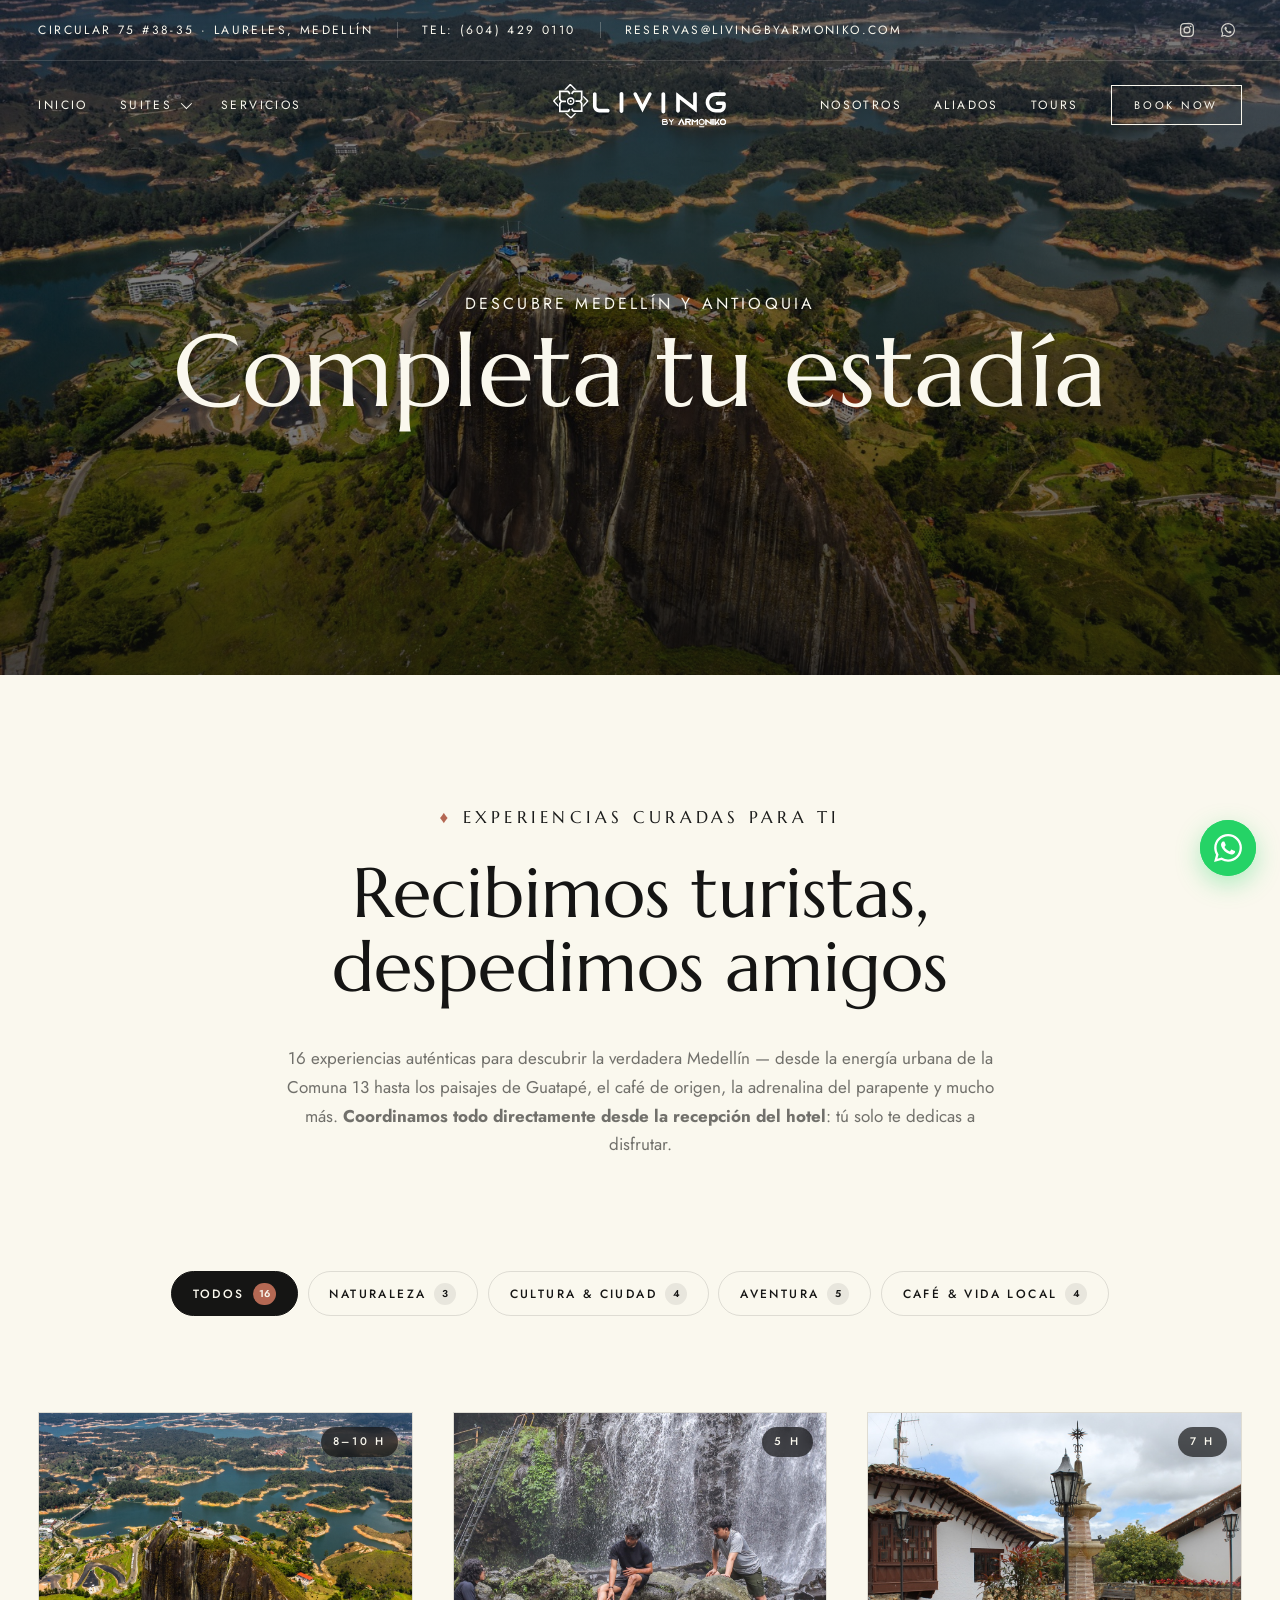
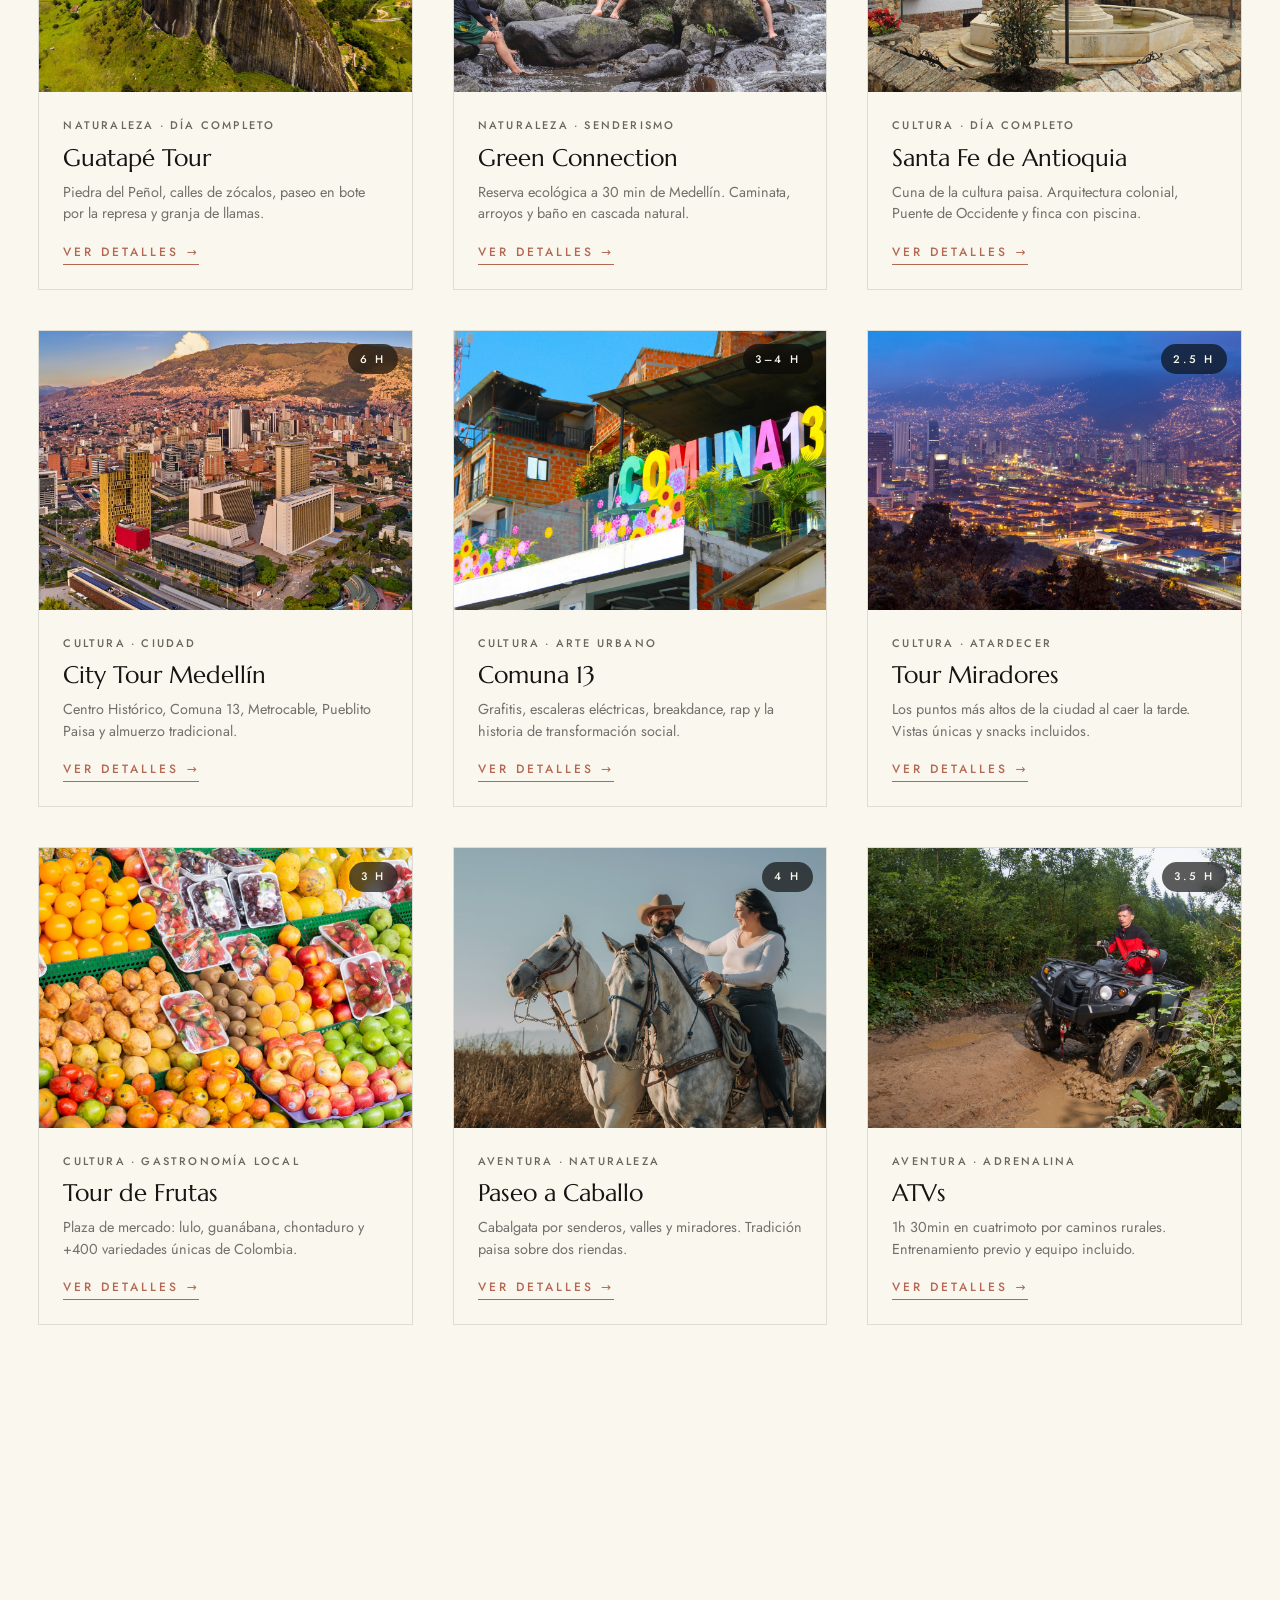
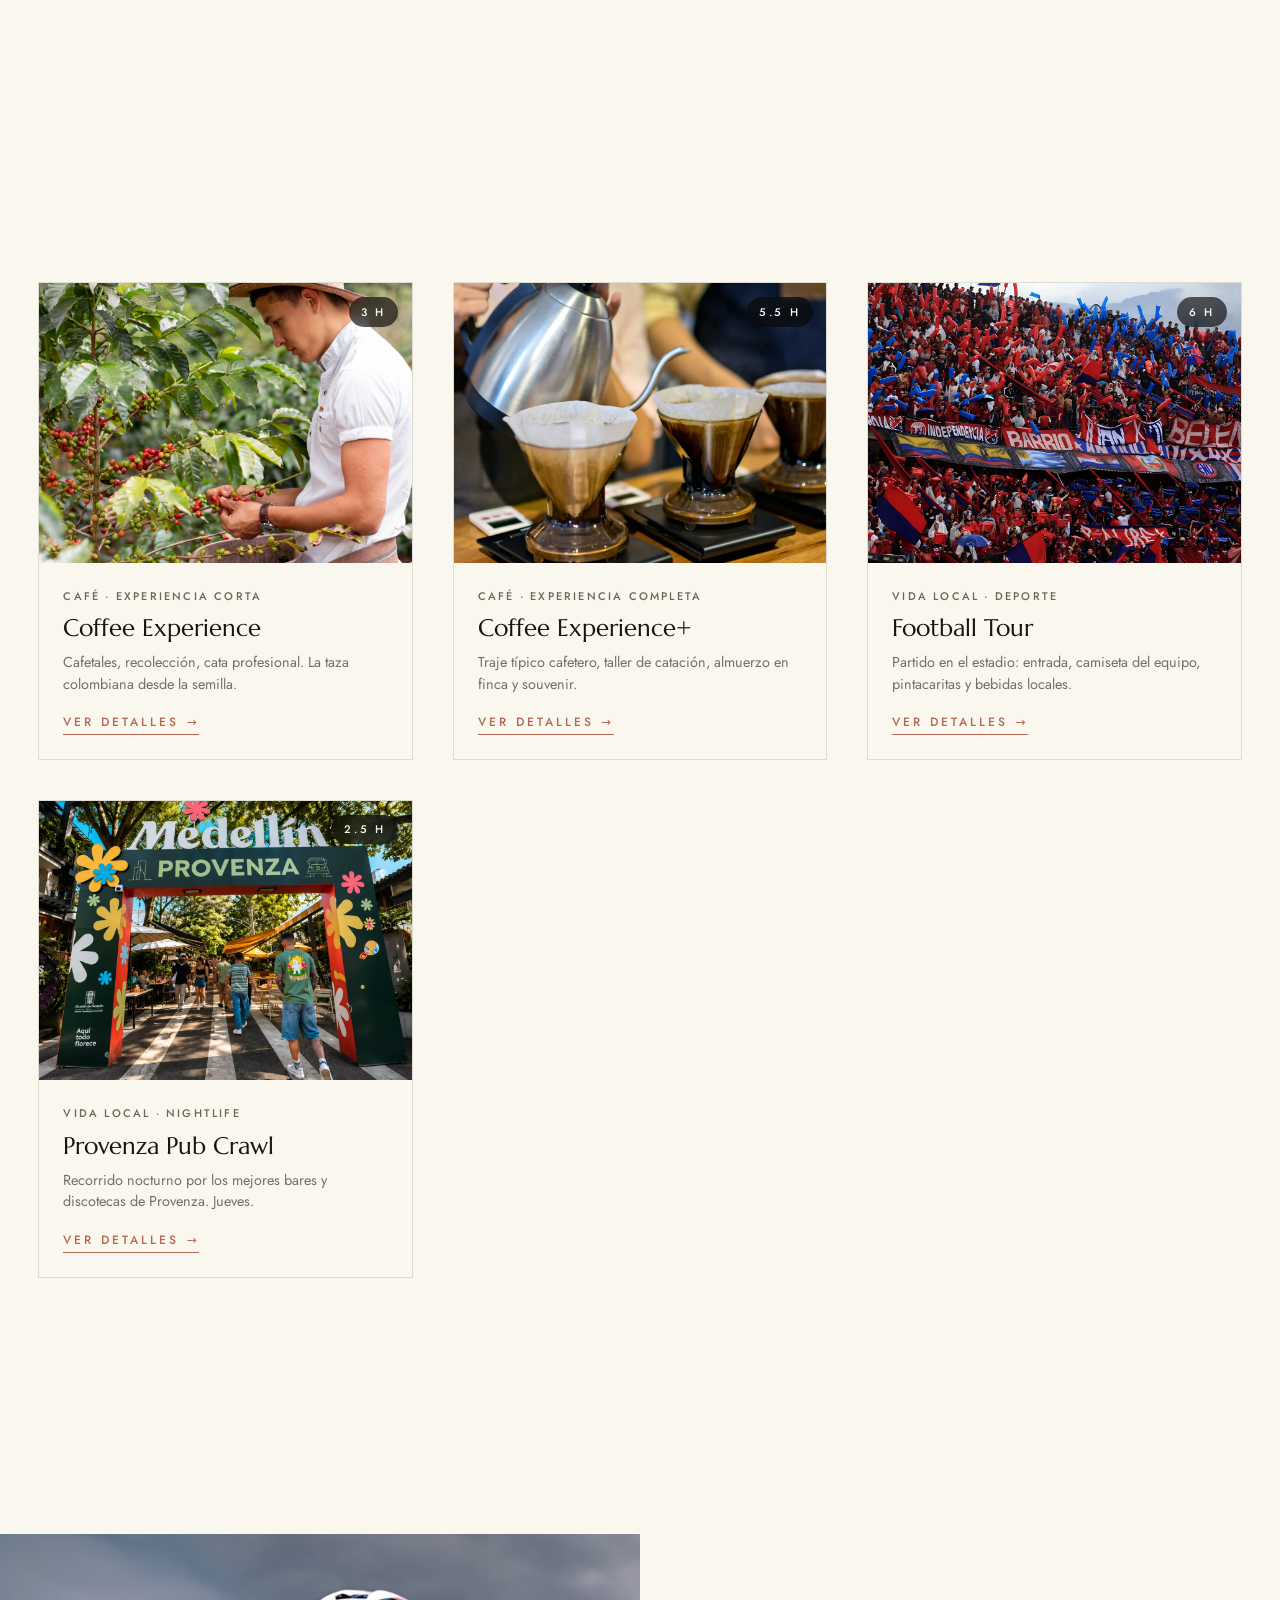
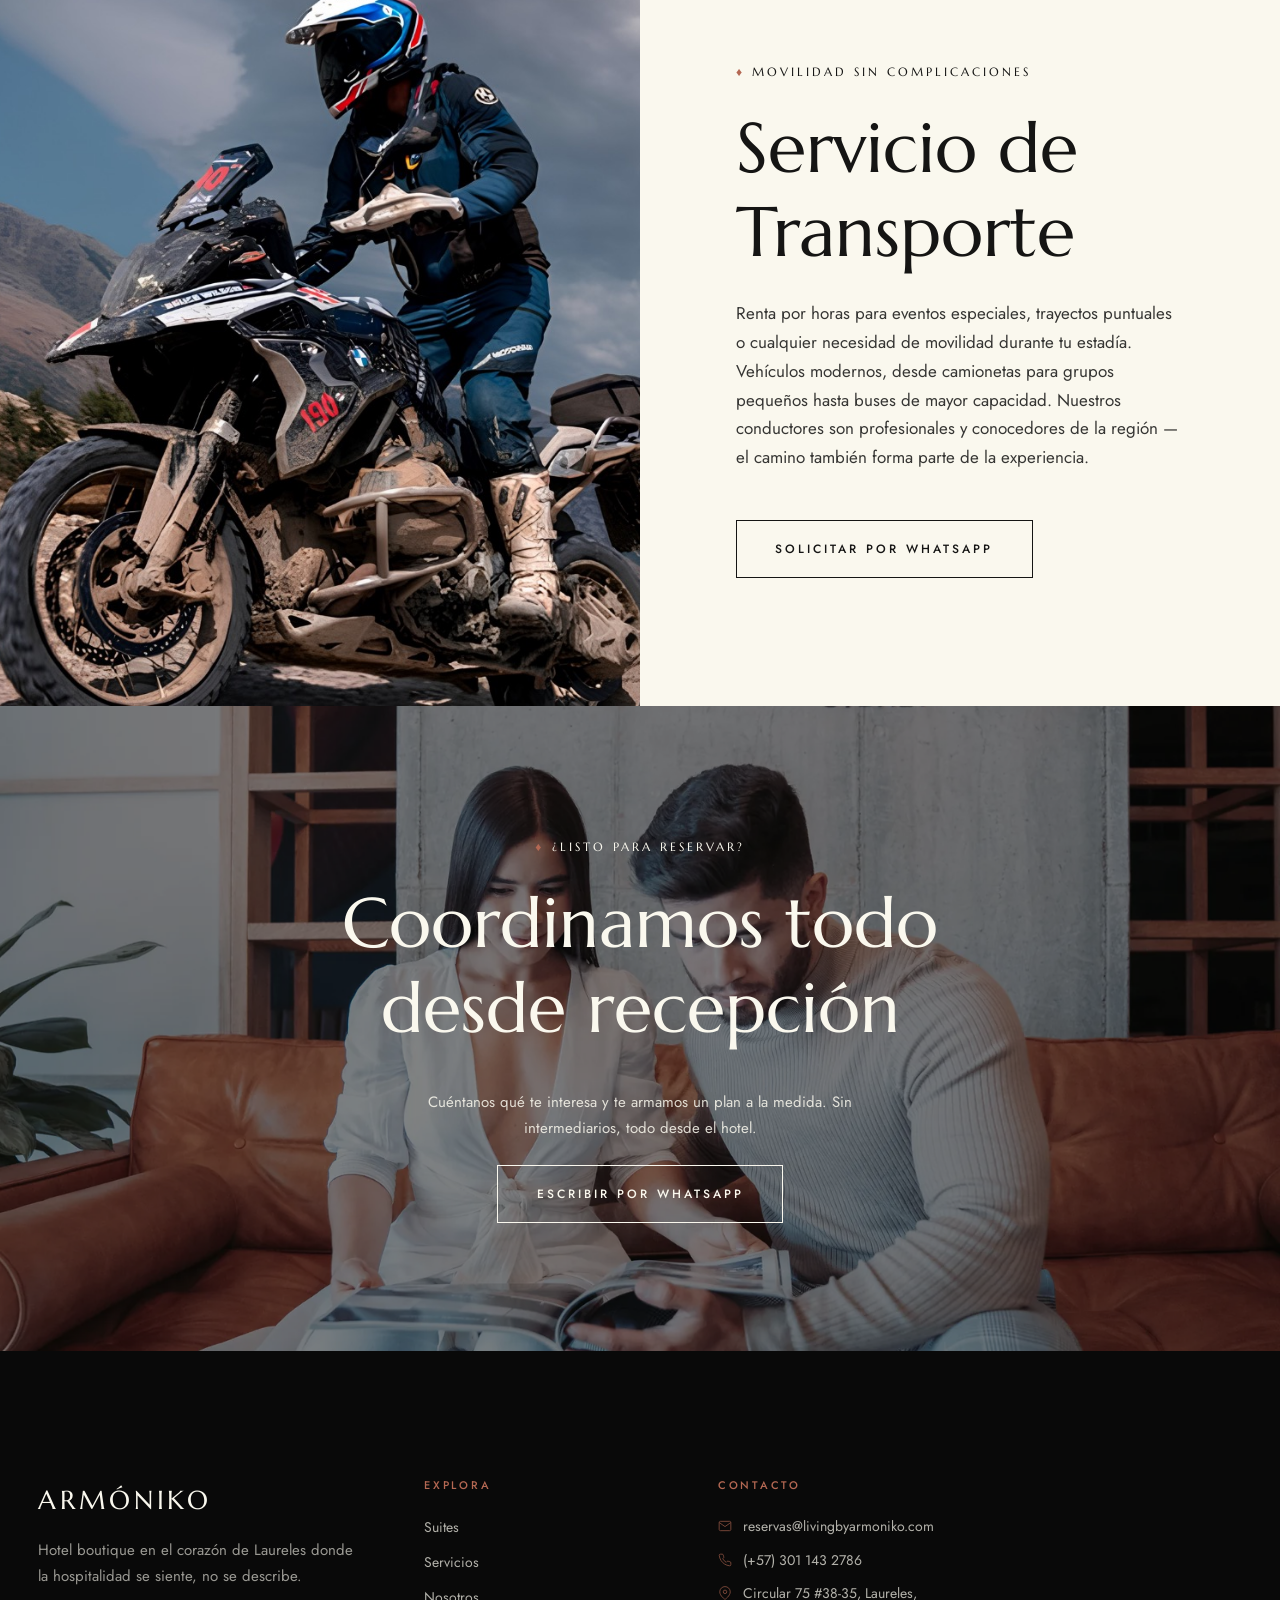
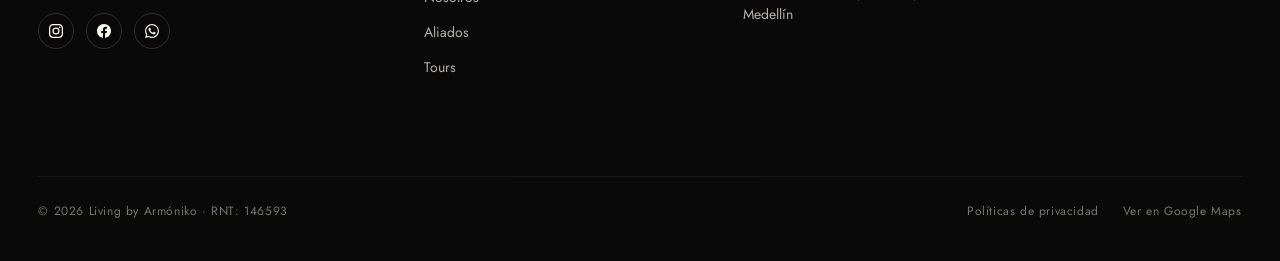
<file: tours.html>
<!DOCTYPE html>
<html lang="es">
<head>
  <meta charset="UTF-8">
  <meta name="viewport" content="width=device-width, initial-scale=1.0">
  <title>Tours — Living by Armóniko | Descubre Medellín y Antioquia</title>
  <meta name="description" content="16 experiencias curadas para descubrir Medellín y Antioquia. Naturaleza, cultura, café y aventura — coordinadas desde la recepción de Living by Armóniko.">
  <meta property="og:title" content="Tours — Living by Armóniko">
  <meta property="og:image" content="img/tours/guatape.jpg">
  <link rel="preconnect" href="https://fonts.googleapis.com">
  <link rel="preconnect" href="https://fonts.gstatic.com" crossorigin>
  <link href="https://fonts.googleapis.com/css2?family=Marcellus&family=Jost:wght@300;400;500;600&display=swap" rel="stylesheet">
  <link rel="stylesheet" href="css/variables.css">
  <link rel="stylesheet" href="css/styles.css">
  <script>!function(f,b,e,v,n,t,s){if(f.fbq)return;n=f.fbq=function(){n.callMethod?n.callMethod.apply(n,arguments):n.queue.push(arguments)};if(!f._fbq)f._fbq=n;n.push=n;n.loaded=!0;n.version='2.0';n.queue=[];t=b.createElement(e);t.async=!0;t.src=v;s=b.getElementsByTagName(e)[0];s.parentNode.insertBefore(t,s)}(window,document,'script','https://connect.facebook.net/en_US/fbevents.js');fbq('init','1159909342085786');fbq('track','PageView');</script>
</head>
<body>

  <header class="site-head">
    <div class="topbar">
      <div class="topbar__inner">
        <div class="topbar__left"><span>Circular 75 #38-35 · Laureles, Medellín</span><span class="topbar__divider"></span><span>Tel: (604) 429 0110</span><span class="topbar__divider"></span><a href="mailto:reservas@livingbyarmoniko.com">reservas@livingbyarmoniko.com</a></div>
        <div class="topbar__right"><div class="topbar__socials">
          <a href="https://instagram.com/livingbyarmoniko" target="_blank" rel="noopener" aria-label="Instagram"><svg viewBox="0 0 24 24"><path d="M12 2.163c3.204 0 3.584.012 4.85.07 3.252.148 4.771 1.691 4.919 4.919.058 1.265.069 1.645.069 4.849 0 3.205-.012 3.584-.069 4.849-.149 3.225-1.664 4.771-4.919 4.919-1.266.058-1.644.07-4.85.07-3.204 0-3.584-.012-4.849-.07-3.26-.149-4.771-1.699-4.919-4.92-.058-1.265-.07-1.644-.07-4.849 0-3.204.013-3.583.07-4.849.149-3.227 1.664-4.771 4.919-4.919 1.266-.057 1.645-.069 4.849-.069zM12 0C8.741 0 8.333.014 7.053.072 2.695.272.273 2.69.073 7.052.014 8.333 0 8.741 0 12s.014 3.668.072 4.948c.2 4.358 2.618 6.78 6.98 6.98C8.333 23.986 8.741 24 12 24s3.668-.014 4.948-.072c4.354-.2 6.782-2.618 6.979-6.98.059-1.28.073-1.689.073-4.948s-.014-3.667-.072-4.947c-.196-4.354-2.617-6.78-6.979-6.98C15.668.014 15.259 0 12 0zm0 5.838a6.162 6.162 0 100 12.324 6.162 6.162 0 000-12.324zM12 16a4 4 0 110-8 4 4 0 010 8zm6.406-11.845a1.44 1.44 0 100 2.881 1.44 1.44 0 000-2.881z"/></svg></a>
          <a href="https://wa.me/573011432786?text=Hola%2C%20los%20contacto%20desde%20su%20p%C3%A1gina%20web%20de%20Living%20by%20Arm%C3%B3niko%20y%20me%20gustar%C3%ADa%20tener%20m%C3%A1s%20informaci%C3%B3n." target="_blank" rel="noopener" aria-label="WhatsApp"><svg viewBox="0 0 24 24"><path d="M17.472 14.382c-.297-.149-1.758-.867-2.03-.967-.273-.099-.471-.148-.67.15-.197.297-.767.966-.94 1.164-.173.199-.347.223-.644.075-.297-.15-1.255-.463-2.39-1.475-.883-.788-1.48-1.761-1.653-2.059-.173-.297-.018-.458.13-.606.134-.133.298-.347.446-.52.149-.174.198-.298.298-.497.099-.198.05-.371-.025-.52-.075-.149-.669-1.612-.916-2.207-.242-.579-.487-.5-.669-.51l-.57-.01c-.198 0-.52.074-.792.372-.272.297-1.04 1.016-1.04 2.479 0 1.462 1.065 2.875 1.213 3.074.149.198 2.096 3.2 5.077 4.487.709.306 1.262.489 1.694.625.712.227 1.36.195 1.871.118.571-.085 1.758-.719 2.006-1.413.248-.694.248-1.289.173-1.413-.074-.124-.272-.198-.57-.347m-5.421 7.403h-.004a9.87 9.87 0 01-5.031-1.378l-.361-.214-3.741.982.998-3.648-.235-.374a9.86 9.86 0 01-1.51-5.26c.001-5.45 4.436-9.884 9.888-9.884 2.64 0 5.122 1.03 6.988 2.898a9.825 9.825 0 012.893 6.994c-.003 5.45-4.437 9.884-9.885 9.884m8.413-18.297A11.815 11.815 0 0012.05 0C5.495 0 .16 5.335.157 11.892c0 2.096.547 4.142 1.588 5.945L.057 24l6.305-1.654a11.882 11.882 0 005.683 1.448h.005c6.554 0 11.89-5.335 11.893-11.893a11.821 11.821 0 00-3.48-8.413z"/></svg></a>
        </div></div>
      </div>
    </div>
    <nav class="nav">
      <div class="nav__left">
        <a href="index.html" class="nav__link">Inicio</a>

        <div class="nav-item">
          <a href="habitaciones.html" class="nav__link has-dropdown">Suites</a>
          <div class="nav-item__panel">
            <a href="habitaciones.html"><span>Todas las suites</span><span class="meta">14</span></a>
            <a href="suite-deluxe.html"><span>Suite Deluxe</span><span class="meta">62 m²</span></a>
            <a href="suite-superior.html"><span>Suite Superior</span><span class="meta">32 m²</span></a>
            <a href="suite-confort.html"><span>Suite Confort</span><span class="meta">27 m²</span></a>
            <a href="suite-estandar.html"><span>Suite Estándar</span><span class="meta">20 m²</span></a>
          </div>
        </div>
        <a href="servicios.html" class="nav__link">Servicios</a>
      </div>
      <a href="index.html" class="logo"><img src="img/ARMONIKO_LOGO-01.svg" alt="Living by Armóniko" class="logo__img" width="180" height="48"></a>
      <div class="nav__right">
        <a href="nosotros.html" class="nav__link">Nosotros</a>
        <a href="aliados.html" class="nav__link">Aliados</a>
        <a href="tours.html" class="nav__link">Tours</a>
        <a href="index.html#reservar" class="nav__cta">Book Now</a>
        <button class="hamburger" aria-label="Menú"><span></span><span></span><span></span></button>
      </div>
    </nav>
  </header>

  <!-- MOBILE MENU -->
  <div class="mobile-menu">
    <button class="mobile-menu__close" aria-label="Cerrar menú">
      <svg viewBox="0 0 24 24" aria-hidden="true"><path d="M18 6L6 18M6 6l12 12" stroke-linecap="round" stroke-linejoin="round"/></svg>
    </button>
    <a href="index.html">Inicio</a>
    <a href="habitaciones.html">Suites</a>
    <a href="servicios.html">Servicios</a>
    <a href="aliados.html">Aliados</a>
    <a href="tours.html">Tours</a>
    <a href="nosotros.html">Nosotros</a>
    <a href="index.html#reservar" class="btn btn--light" style="margin-top:1rem;">Book Now</a>
  </div>

  <!-- HERO -->
  <section class="hero hero--short">
    <div class="hero__media"><img src="img/tours/guatape.jpg" alt="Tours en Medellín y Antioquia" loading="eager"></div>
    <div class="hero__overlay"></div>
    <div class="hero__content" style="padding-bottom:0;">
      <p class="hero__subtitle">Descubre Medellín y Antioquia</p>
      <h1 class="hero__title" data-split-words>Completa tu estadía</h1>
    </div>
  </section>

  <!-- INTRO -->
  <section class="section section--tight-bottom">
    <div class="container">
      <div class="intro-center reveal">
        <p class="eyebrow eyebrow--center">Experiencias curadas para ti</p>
        <h2 class="display">Recibimos turistas, despedimos amigos</h2>
        <p style="margin-top:var(--space-md); font-size:var(--fs-body-lg); color:var(--color-text-muted); max-width:720px; margin-left:auto; margin-right:auto;">
          16 experiencias auténticas para descubrir la verdadera Medellín — desde la energía urbana de la Comuna 13 hasta los paisajes de Guatapé, el café de origen, la adrenalina del parapente y mucho más. <strong>Coordinamos todo directamente desde la recepción del hotel</strong>: tú solo te dedicas a disfrutar.
        </p>
      </div>
    </div>
  </section>

  <!-- ============================================ -->
  <!-- FILTROS                                      -->
  <!-- ============================================ -->
  <section style="padding: 0 0 var(--space-md);">
    <div class="container">
      <div class="aliados-filters reveal" role="tablist" aria-label="Filtrar tours por categoría">
        <button class="aliados-filter is-active" data-filter="all" role="tab" aria-selected="true">
          <span class="aliados-filter__label">Todos</span>
          <span class="aliados-filter__count">16</span>
        </button>
        <button class="aliados-filter" data-filter="naturaleza" role="tab" aria-selected="false">
          <span class="aliados-filter__label">Naturaleza</span>
          <span class="aliados-filter__count">3</span>
        </button>
        <button class="aliados-filter" data-filter="cultura" role="tab" aria-selected="false">
          <span class="aliados-filter__label">Cultura & Ciudad</span>
          <span class="aliados-filter__count">4</span>
        </button>
        <button class="aliados-filter" data-filter="aventura" role="tab" aria-selected="false">
          <span class="aliados-filter__label">Aventura</span>
          <span class="aliados-filter__count">5</span>
        </button>
        <button class="aliados-filter" data-filter="experiencias" role="tab" aria-selected="false">
          <span class="aliados-filter__label">Café & Vida Local</span>
          <span class="aliados-filter__count">4</span>
        </button>
      </div>
    </div>
  </section>

  <!-- ============================================ -->
  <!-- GRID DE TOURS                                -->
  <!-- ============================================ -->
  <section class="section" style="padding-top: var(--space-md);">
    <div class="container">
      <div class="tours-grid" data-aliados-grid>

        <!-- ============ NATURALEZA ============ -->

        <article class="tour-card reveal" data-category="naturaleza" data-tour="guatape">
          <div class="tour-card__media">
            <img src="img/tours/guatape.jpg" alt="Guatapé Tour" loading="lazy">
            <span class="tour-card__duration">8–10 h</span>
          </div>
          <div class="tour-card__body">
            <p class="aliado-card__category">Naturaleza · Día completo</p>
            <h3 class="aliado-card__name">Guatapé Tour</h3>
            <p class="tour-card__teaser">Piedra del Peñol, calles de zócalos, paseo en bote por la represa y granja de llamas.</p>
            <button class="tour-card__more" data-open-tour="guatape">Ver detalles →</button>
          </div>
        </article>

        <article class="tour-card reveal" data-category="naturaleza" data-tour="green-connection">
          <div class="tour-card__media">
            <img src="img/tours/green-connection.jpg" alt="Green Connection" loading="lazy">
            <span class="tour-card__duration">5 h</span>
          </div>
          <div class="tour-card__body">
            <p class="aliado-card__category">Naturaleza · Senderismo</p>
            <h3 class="aliado-card__name">Green Connection</h3>
            <p class="tour-card__teaser">Reserva ecológica a 30 min de Medellín. Caminata, arroyos y baño en cascada natural.</p>
            <button class="tour-card__more" data-open-tour="green-connection">Ver detalles →</button>
          </div>
        </article>

        <article class="tour-card reveal" data-category="naturaleza" data-tour="santa-fe">
          <div class="tour-card__media">
            <img src="img/tours/santa-fe.jpg" alt="Santa Fe de Antioquia" loading="lazy">
            <span class="tour-card__duration">7 h</span>
          </div>
          <div class="tour-card__body">
            <p class="aliado-card__category">Cultura · Día completo</p>
            <h3 class="aliado-card__name">Santa Fe de Antioquia</h3>
            <p class="tour-card__teaser">Cuna de la cultura paisa. Arquitectura colonial, Puente de Occidente y finca con piscina.</p>
            <button class="tour-card__more" data-open-tour="santa-fe">Ver detalles →</button>
          </div>
        </article>

        <!-- ============ CULTURA & CIUDAD ============ -->

        <article class="tour-card reveal" data-category="cultura" data-tour="city-tour">
          <div class="tour-card__media">
            <img src="img/tours/city-tour.jpg" alt="City Tour Medellín" loading="lazy">
            <span class="tour-card__duration">6 h</span>
          </div>
          <div class="tour-card__body">
            <p class="aliado-card__category">Cultura · Ciudad</p>
            <h3 class="aliado-card__name">City Tour Medellín</h3>
            <p class="tour-card__teaser">Centro Histórico, Comuna 13, Metrocable, Pueblito Paisa y almuerzo tradicional.</p>
            <button class="tour-card__more" data-open-tour="city-tour">Ver detalles →</button>
          </div>
        </article>

        <article class="tour-card reveal" data-category="cultura" data-tour="comuna-13">
          <div class="tour-card__media">
            <img src="img/tours/comuna-13.jpg" alt="Tour Comuna 13" loading="lazy">
            <span class="tour-card__duration">3–4 h</span>
          </div>
          <div class="tour-card__body">
            <p class="aliado-card__category">Cultura · Arte urbano</p>
            <h3 class="aliado-card__name">Comuna 13</h3>
            <p class="tour-card__teaser">Grafitis, escaleras eléctricas, breakdance, rap y la historia de transformación social.</p>
            <button class="tour-card__more" data-open-tour="comuna-13">Ver detalles →</button>
          </div>
        </article>

        <article class="tour-card reveal" data-category="cultura" data-tour="miradores">
          <div class="tour-card__media">
            <img src="img/tours/miradores.jpg" alt="Tour Miradores" loading="lazy">
            <span class="tour-card__duration">2.5 h</span>
          </div>
          <div class="tour-card__body">
            <p class="aliado-card__category">Cultura · Atardecer</p>
            <h3 class="aliado-card__name">Tour Miradores</h3>
            <p class="tour-card__teaser">Los puntos más altos de la ciudad al caer la tarde. Vistas únicas y snacks incluidos.</p>
            <button class="tour-card__more" data-open-tour="miradores">Ver detalles →</button>
          </div>
        </article>

        <article class="tour-card reveal" data-category="cultura" data-tour="frutas">
          <div class="tour-card__media">
            <img src="img/tours/frutas.jpg" alt="Tour de Frutas" loading="lazy">
            <span class="tour-card__duration">3 h</span>
          </div>
          <div class="tour-card__body">
            <p class="aliado-card__category">Cultura · Gastronomía local</p>
            <h3 class="aliado-card__name">Tour de Frutas</h3>
            <p class="tour-card__teaser">Plaza de mercado: lulo, guanábana, chontaduro y +400 variedades únicas de Colombia.</p>
            <button class="tour-card__more" data-open-tour="frutas">Ver detalles →</button>
          </div>
        </article>

        <!-- ============ AVENTURA ============ -->

        <article class="tour-card reveal" data-category="aventura" data-tour="cabalgata">
          <div class="tour-card__media">
            <img src="img/tours/cabalgata.jpg" alt="Paseo a Caballo" loading="lazy">
            <span class="tour-card__duration">4 h</span>
          </div>
          <div class="tour-card__body">
            <p class="aliado-card__category">Aventura · Naturaleza</p>
            <h3 class="aliado-card__name">Paseo a Caballo</h3>
            <p class="tour-card__teaser">Cabalgata por senderos, valles y miradores. Tradición paisa sobre dos riendas.</p>
            <button class="tour-card__more" data-open-tour="cabalgata">Ver detalles →</button>
          </div>
        </article>

        <article class="tour-card reveal" data-category="aventura" data-tour="atvs">
          <div class="tour-card__media">
            <img src="img/tours/atvs.jpg" alt="ATVs / Cuatrimoto" loading="lazy">
            <span class="tour-card__duration">3.5 h</span>
          </div>
          <div class="tour-card__body">
            <p class="aliado-card__category">Aventura · Adrenalina</p>
            <h3 class="aliado-card__name">ATVs</h3>
            <p class="tour-card__teaser">1h 30min en cuatrimoto por caminos rurales. Entrenamiento previo y equipo incluido.</p>
            <button class="tour-card__more" data-open-tour="atvs">Ver detalles →</button>
          </div>
        </article>

        <article class="tour-card reveal" data-category="aventura" data-tour="parapente">
          <div class="tour-card__media">
            <img src="img/tours/parapente.jpg" alt="Experiencia Parapente" loading="lazy">
            <span class="tour-card__duration">4.5 h</span>
          </div>
          <div class="tour-card__body">
            <p class="aliado-card__category">Aventura · Vuelo libre</p>
            <h3 class="aliado-card__name">Parapente</h3>
            <p class="tour-card__teaser">15–20 min de vuelo sobre el Valle de Aburrá con instructor certificado.</p>
            <button class="tour-card__more" data-open-tour="parapente">Ver detalles →</button>
          </div>
        </article>

        <article class="tour-card reveal" data-category="aventura" data-tour="tiro">
          <div class="tour-card__media">
            <img src="img/tours/tiro.jpg" alt="Tour de Tiro" loading="lazy">
            <span class="tour-card__duration">4 h</span>
          </div>
          <div class="tour-card__body">
            <p class="aliado-card__category">Aventura · Adrenalina</p>
            <h3 class="aliado-card__name">Tour de Tiro</h3>
            <p class="tour-card__teaser">Campo de tiro profesional. Pistola 9mm desde cero con instructor bilingüe.</p>
            <button class="tour-card__more" data-open-tour="tiro">Ver detalles →</button>
          </div>
        </article>

        <article class="tour-card reveal" data-category="aventura" data-tour="bmw">
          <div class="tour-card__media">
            <img src="img/tours/bmw.jpg" alt="BMW Tour" loading="lazy">
            <span class="tour-card__duration">8.5 h</span>
          </div>
          <div class="tour-card__body">
            <p class="aliado-card__category">Aventura · Premium</p>
            <h3 class="aliado-card__name">BMW Tour</h3>
            <p class="tour-card__teaser">Motos BMW de alto cilindraje por Concepción, cascadas, Alejandría y Guatapé.</p>
            <button class="tour-card__more" data-open-tour="bmw">Ver detalles →</button>
          </div>
        </article>

        <!-- ============ CAFÉ & VIDA LOCAL ============ -->

        <article class="tour-card reveal" data-category="experiencias" data-tour="cafe-corto">
          <div class="tour-card__media">
            <img src="img/tours/cafe.jpg" alt="Coffee Experience" loading="lazy">
            <span class="tour-card__duration">3 h</span>
          </div>
          <div class="tour-card__body">
            <p class="aliado-card__category">Café · Experiencia corta</p>
            <h3 class="aliado-card__name">Coffee Experience</h3>
            <p class="tour-card__teaser">Cafetales, recolección, cata profesional. La taza colombiana desde la semilla.</p>
            <button class="tour-card__more" data-open-tour="cafe-corto">Ver detalles →</button>
          </div>
        </article>

        <article class="tour-card reveal" data-category="experiencias" data-tour="cafe-largo">
          <div class="tour-card__media">
            <img src="img/tours/cafe-plus.webp" alt="Coffee Experience+ — preparación de café de origen colombiano" loading="lazy">
            <span class="tour-card__duration">5.5 h</span>
          </div>
          <div class="tour-card__body">
            <p class="aliado-card__category">Café · Experiencia completa</p>
            <h3 class="aliado-card__name">Coffee Experience+</h3>
            <p class="tour-card__teaser">Traje típico cafetero, taller de catación, almuerzo en finca y souvenir.</p>
            <button class="tour-card__more" data-open-tour="cafe-largo">Ver detalles →</button>
          </div>
        </article>

        <article class="tour-card reveal" data-category="experiencias" data-tour="football">
          <div class="tour-card__media">
            <img src="img/tours/football.jpg" alt="Football Tour" loading="lazy">
            <span class="tour-card__duration">6 h</span>
          </div>
          <div class="tour-card__body">
            <p class="aliado-card__category">Vida local · Deporte</p>
            <h3 class="aliado-card__name">Football Tour</h3>
            <p class="tour-card__teaser">Partido en el estadio: entrada, camiseta del equipo, pintacaritas y bebidas locales.</p>
            <button class="tour-card__more" data-open-tour="football">Ver detalles →</button>
          </div>
        </article>

        <article class="tour-card reveal" data-category="experiencias" data-tour="pub-crawl">
          <div class="tour-card__media">
            <img src="img/tours/provenza.webp" alt="Provenza Pub Crawl — vida nocturna en Provenza, Medellín" loading="lazy">
            <span class="tour-card__duration">2.5 h</span>
          </div>
          <div class="tour-card__body">
            <p class="aliado-card__category">Vida local · Nightlife</p>
            <h3 class="aliado-card__name">Provenza Pub Crawl</h3>
            <p class="tour-card__teaser">Recorrido nocturno por los mejores bares y discotecas de Provenza. Jueves.</p>
            <button class="tour-card__more" data-open-tour="pub-crawl">Ver detalles →</button>
          </div>
        </article>

      </div>

      <div class="aliados-empty" data-aliados-empty hidden>
        <p>Pronto sumaremos más experiencias en esta categoría.</p>
      </div>
    </div>
  </section>

  <!-- ============================================ -->
  <!-- SERVICIO DE TRANSPORTE                       -->
  <!-- ============================================ -->
  <section class="feature feature--light" style="margin-top: var(--space-section);">
    <div class="feature__inner">
      <div class="feature__media"><img src="img/tours/bmw.jpg" alt="Servicio de transporte" loading="lazy"></div>
      <div class="feature__body reveal-right">
        <p class="eyebrow">Movilidad sin complicaciones</p>
        <h2 class="feature__title">Servicio de Transporte</h2>
        <p class="feature__text">Renta por horas para eventos especiales, trayectos puntuales o cualquier necesidad de movilidad durante tu estadía. Vehículos modernos, desde camionetas para grupos pequeños hasta buses de mayor capacidad. Nuestros conductores son profesionales y conocedores de la región — el camino también forma parte de la experiencia.</p>
        <div class="feature__actions">
          <a href="https://wa.me/573011432786?text=Hola%2C%20vi%20en%20su%20web%20el%20servicio%20de%20transporte%20y%20me%20gustar%C3%ADa%20tener%20m%C3%A1s%20informaci%C3%B3n." target="_blank" rel="noopener" class="btn">Solicitar por WhatsApp</a>
        </div>
      </div>
    </div>
  </section>

  <!-- CTA -->
  <section class="cta">
    <div class="cta__media"><img src="img/hotel/hotel-lobby-pareja-relojes-01.webp" alt="Recepción Living by Armóniko"></div>
    <div class="cta__content reveal">
      <p class="eyebrow eyebrow--center" style="color:var(--cream);">¿Listo para reservar?</p>
      <h2 class="cta__title">Coordinamos todo desde recepción</h2>
      <p style="color:var(--cream); opacity:0.85; max-width:520px; margin: 0 auto var(--space-md);">Cuéntanos qué te interesa y te armamos un plan a la medida. Sin intermediarios, todo desde el hotel.</p>
      <a href="https://wa.me/573011432786?text=Hola%2C%20vi%20en%20su%20web%20los%20tours%20y%20me%20gustar%C3%ADa%20tener%20m%C3%A1s%20informaci%C3%B3n." target="_blank" rel="noopener" class="btn btn--light">Escribir por WhatsApp</a>
    </div>
  </section>

  <!-- ============================================ -->
  <!-- TOUR DETAIL MODAL                            -->
  <!-- ============================================ -->
  <div class="tour-modal" id="tourModal" aria-hidden="true" role="dialog" aria-label="Detalle del tour">
    <button class="tour-modal__close" aria-label="Cerrar">
      <svg viewBox="0 0 24 24" aria-hidden="true"><path d="M18 6L6 18M6 6l12 12" stroke-linecap="round" stroke-linejoin="round"/></svg>
    </button>
    <div class="tour-modal__panel">
      <div class="tour-modal__media">
        <img class="tour-modal__img" alt="">
      </div>
      <div class="tour-modal__body">
        <p class="aliado-card__category" data-modal-category></p>
        <h2 class="tour-modal__title" data-modal-title></h2>
        <p class="tour-modal__desc" data-modal-desc></p>

        <div class="tour-modal__meta">
          <div>
            <span class="tour-modal__meta-label">Duración</span>
            <span class="tour-modal__meta-value" data-modal-duration></span>
          </div>
          <div>
            <span class="tour-modal__meta-label">Horario</span>
            <span class="tour-modal__meta-value" data-modal-schedule></span>
          </div>
        </div>

        <h4 class="tour-modal__includes-title">Incluye</h4>
        <ul class="tour-modal__includes" data-modal-includes></ul>

        <a href="https://wa.me/573011432786?text=Hola%2C%20los%20contacto%20desde%20su%20p%C3%A1gina%20web%20de%20Living%20by%20Arm%C3%B3niko%20y%20me%20gustar%C3%ADa%20tener%20m%C3%A1s%20informaci%C3%B3n." target="_blank" rel="noopener" class="btn btn--terra" style="margin-top: var(--space-md); align-self: flex-start;">Reservar con recepción</a>
      </div>
    </div>
  </div>

  <!-- FOOTER -->
  <footer class="footer">
    <div class="container container-wide">
      <div class="footer__grid">
        <div><div class="footer__brand-name">Armóniko</div><p class="footer__tagline">Hotel boutique en el corazón de Laureles donde la hospitalidad se siente, no se describe.</p><div class="footer__socials">
          <a href="https://instagram.com/livingbyarmoniko" target="_blank" rel="noopener" aria-label="Instagram"><svg viewBox="0 0 24 24"><path d="M12 2.163c3.204 0 3.584.012 4.85.07 3.252.148 4.771 1.691 4.919 4.919.058 1.265.069 1.645.069 4.849 0 3.205-.012 3.584-.069 4.849-.149 3.225-1.664 4.771-4.919 4.919-1.266.058-1.644.07-4.85.07-3.204 0-3.584-.012-4.849-.07-3.26-.149-4.771-1.699-4.919-4.92-.058-1.265-.07-1.644-.07-4.849 0-3.204.013-3.583.07-4.849.149-3.227 1.664-4.771 4.919-4.919 1.266-.057 1.645-.069 4.849-.069zM12 0C8.741 0 8.333.014 7.053.072 2.695.272.273 2.69.073 7.052.014 8.333 0 8.741 0 12s.014 3.668.072 4.948c.2 4.358 2.618 6.78 6.98 6.98C8.333 23.986 8.741 24 12 24s3.668-.014 4.948-.072c4.354-.2 6.782-2.618 6.979-6.98.059-1.28.073-1.689.073-4.948s-.014-3.667-.072-4.947c-.196-4.354-2.617-6.78-6.979-6.98C15.668.014 15.259 0 12 0zm0 5.838a6.162 6.162 0 100 12.324 6.162 6.162 0 000-12.324zM12 16a4 4 0 110-8 4 4 0 010 8zm6.406-11.845a1.44 1.44 0 100 2.881 1.44 1.44 0 000-2.881z"/></svg></a>
          <a href="https://www.facebook.com/livingbyarmoniko" target="_blank" rel="noopener" aria-label="Facebook"><svg viewBox="0 0 24 24"><path d="M24 12.073c0-6.627-5.373-12-12-12s-12 5.373-12 12c0 5.99 4.388 10.954 10.125 11.854v-8.385H7.078v-3.47h3.047V9.43c0-3.007 1.792-4.669 4.533-4.669 1.312 0 2.686.235 2.686.235v2.953H15.83c-1.491 0-1.956.925-1.956 1.874v2.25h3.328l-.532 3.47h-2.796v8.385C19.612 23.027 24 18.062 24 12.073z"/></svg></a>
          <a href="https://wa.me/573011432786?text=Hola%2C%20los%20contacto%20desde%20su%20p%C3%A1gina%20web%20de%20Living%20by%20Arm%C3%B3niko%20y%20me%20gustar%C3%ADa%20tener%20m%C3%A1s%20informaci%C3%B3n." target="_blank" rel="noopener" aria-label="WhatsApp"><svg viewBox="0 0 24 24"><path d="M17.472 14.382c-.297-.149-1.758-.867-2.03-.967-.273-.099-.471-.148-.67.15-.197.297-.767.966-.94 1.164-.173.199-.347.223-.644.075-.297-.15-1.255-.463-2.39-1.475-.883-.788-1.48-1.761-1.653-2.059-.173-.297-.018-.458.13-.606.134-.133.298-.347.446-.52.149-.174.198-.298.298-.497.099-.198.05-.371-.025-.52-.075-.149-.669-1.612-.916-2.207-.242-.579-.487-.5-.669-.51l-.57-.01c-.198 0-.52.074-.792.372-.272.297-1.04 1.016-1.04 2.479 0 1.462 1.065 2.875 1.213 3.074.149.198 2.096 3.2 5.077 4.487.709.306 1.262.489 1.694.625.712.227 1.36.195 1.871.118.571-.085 1.758-.719 2.006-1.413.248-.694.248-1.289.173-1.413-.074-.124-.272-.198-.57-.347m-5.421 7.403h-.004a9.87 9.87 0 01-5.031-1.378l-.361-.214-3.741.982.998-3.648-.235-.374a9.86 9.86 0 01-1.51-5.26c.001-5.45 4.436-9.884 9.888-9.884 2.64 0 5.122 1.03 6.988 2.898a9.825 9.825 0 012.893 6.994c-.003 5.45-4.437 9.884-9.885 9.884m8.413-18.297A11.815 11.815 0 0012.05 0C5.495 0 .16 5.335.157 11.892c0 2.096.547 4.142 1.588 5.945L.057 24l6.305-1.654a11.882 11.882 0 005.683 1.448h.005c6.554 0 11.89-5.335 11.893-11.893a11.821 11.821 0 00-3.48-8.413z"/></svg></a>
        </div></div>
        <div><h5 class="footer__heading">Explora</h5><div class="footer__links"><a href="habitaciones.html" class="footer__link">Suites</a><a href="servicios.html" class="footer__link">Servicios</a><a href="nosotros.html" class="footer__link">Nosotros</a><a href="aliados.html" class="footer__link">Aliados</a><a href="tours.html" class="footer__link">Tours</a></div></div>
        <div>
          <h5 class="footer__heading">Contacto</h5>
          <div class="footer__contact-row"><svg viewBox="0 0 24 24"><path d="M4 4h16c1.1 0 2 .9 2 2v12c0 1.1-.9 2-2 2H4c-1.1 0-2-.9-2-2V6c0-1.1.9-2 2-2z"/><polyline points="22,6 12,13 2,6"/></svg><a href="mailto:reservas@livingbyarmoniko.com">reservas@livingbyarmoniko.com</a></div>
          <div class="footer__contact-row"><svg viewBox="0 0 24 24"><path d="M22 16.92v3a2 2 0 0 1-2.18 2 19.79 19.79 0 0 1-8.63-3.07 19.5 19.5 0 0 1-6-6 19.79 19.79 0 0 1-3.07-8.67A2 2 0 0 1 4.11 2h3a2 2 0 0 1 2 1.72c.127.96.361 1.903.7 2.81a2 2 0 0 1-.45 2.11L8.09 9.91a16 16 0 0 0 6 6l1.27-1.27a2 2 0 0 1 2.11-.45c.907.339 1.85.573 2.81.7A2 2 0 0 1 22 16.92z"/></svg><span>(+57) 301 143 2786</span></div>
          <div class="footer__contact-row"><svg viewBox="0 0 24 24"><path d="M21 10c0 7-9 13-9 13s-9-6-9-13a9 9 0 0 1 18 0z"/><circle cx="12" cy="10" r="3"/></svg><span>Circular 75 #38-35, Laureles, Medellín</span></div>
        </div>
      </div>
      <div class="footer__bottom"><span>© 2026 Living by Armóniko · RNT: 146593</span><div style="display:flex;gap:1.5rem;align-items:center;"><a href="politicas-de-privacidad.html">Políticas de privacidad</a><a href="https://maps.app.goo.gl/2tqL7MKpeCZeQSSbA" target="_blank" rel="noopener">Ver en Google Maps</a></div></div>
    </div>
  </footer>

  <a href="https://wa.me/573011432786?text=Hola%2C%20los%20contacto%20desde%20su%20p%C3%A1gina%20web%20de%20Living%20by%20Arm%C3%B3niko%20y%20me%20gustar%C3%ADa%20tener%20m%C3%A1s%20informaci%C3%B3n." target="_blank" rel="noopener" class="wa-float" aria-label="WhatsApp"><span class="wa-float__label"><span class="wa-float__avatar" aria-hidden="true"><svg viewBox="0 0 56 56" fill="none"><circle cx="28" cy="28" r="28" fill="#FCE9DF"/><path d="M13 31a15 15 0 0130 0v7a3 3 0 01-3 3V31a12 12 0 00-24 0v10a3 3 0 01-3-3v-7z" fill="#6b5147"/><circle cx="28" cy="29" r="10.5" fill="#F6D4BE"/><path d="M17.5 29v-2a10.5 10.5 0 0121 0v2c-1.6-2.4-3.8-3.8-5.6-6-2.6 3.8-8.4 5.2-12.4 5.2-1.6 0-2.4.6-3 2.8z" fill="#6b5147"/><circle cx="24" cy="28" r="1.3" fill="#5b4a42"/><circle cx="32" cy="28" r="1.3" fill="#5b4a42"/><path d="M24.5 33c1 1.3 2.2 1.9 3.5 1.9s2.5-.6 3.5-1.9" stroke="#C98B6B" stroke-width="1.5" stroke-linecap="round"/><path d="M15 29v-1a13 13 0 0126 0v1" stroke="#128C4B" stroke-width="2.6" stroke-linecap="round"/><rect x="12.3" y="27" width="5.6" height="9.2" rx="2.8" fill="#128C4B"/><rect x="38.1" y="27" width="5.6" height="9.2" rx="2.8" fill="#128C4B"/><path d="M40.8 36.2c0 4.2-4.2 7.6-9.8 7.6" stroke="#128C4B" stroke-width="2.6" stroke-linecap="round"/><circle cx="30" cy="43.8" r="1.9" fill="#128C4B"/></svg></span><span class="wa-float__msg"><strong>¿Necesitas ayuda?</strong>Escríbenos por WhatsApp</span></span><svg viewBox="0 0 24 24"><path d="M17.472 14.382c-.297-.149-1.758-.867-2.03-.967-.273-.099-.471-.148-.67.15-.197.297-.767.966-.94 1.164-.173.199-.347.223-.644.075-.297-.15-1.255-.463-2.39-1.475-.883-.788-1.48-1.761-1.653-2.059-.173-.297-.018-.458.13-.606.134-.133.298-.347.446-.52.149-.174.198-.298.298-.497.099-.198.05-.371-.025-.52-.075-.149-.669-1.612-.916-2.207-.242-.579-.487-.5-.669-.51l-.57-.01c-.198 0-.52.074-.792.372-.272.297-1.04 1.016-1.04 2.479 0 1.462 1.065 2.875 1.213 3.074.149.198 2.096 3.2 5.077 4.487.709.306 1.262.489 1.694.625.712.227 1.36.195 1.871.118.571-.085 1.758-.719 2.006-1.413.248-.694.248-1.289.173-1.413-.074-.124-.272-.198-.57-.347m-5.421 7.403h-.004a9.87 9.87 0 01-5.031-1.378l-.361-.214-3.741.982.998-3.648-.235-.374a9.86 9.86 0 01-1.51-5.26c.001-5.45 4.436-9.884 9.888-9.884 2.64 0 5.122 1.03 6.988 2.898a9.825 9.825 0 012.893 6.994c-.003 5.45-4.437 9.884-9.885 9.884m8.413-18.297A11.815 11.815 0 0012.05 0C5.495 0 .16 5.335.157 11.892c0 2.096.547 4.142 1.588 5.945L.057 24l6.305-1.654a11.882 11.882 0 005.683 1.448h.005c6.554 0 11.89-5.335 11.893-11.893a11.821 11.821 0 00-3.48-8.413z"/></svg></a>

  <script src="js/main.js"></script>
</body>
</html>
</file>
<file: css/variables.css>
/* =============================================
   LIVING BY ARMONIKO
   Design tokens replicating The Charlee's
   cinematic warm-luxury aesthetic
   ============================================= */

:root {
  /* === CORE PALETTE (from The Charlee) === */
  --cream:         #FAF8EE;  /* main background — warm cream */
  --cream-soft:    #F8F5F1;  /* alternate section bg */
  --ink:           #151514;  /* primary text / deep near-black */
  --ink-soft:      #1A1B1A;  /* body text */
  --olive:         #68695B;  /* accent — warm olive */
  --olive-deep:    #424237;  /* accent — dark olive */
  --terra:         #B46853;  /* accent — warm terracotta */
  --dark:          #090909;  /* ultra dark (hero overlays, dark sections) */

  /* Semantic */
  --color-bg:          var(--cream);
  --color-bg-alt:      var(--cream-soft);
  --color-bg-dark:     var(--dark);
  --color-text:        var(--ink-soft);
  --color-text-dark-bg: var(--cream);
  --color-text-muted:  rgba(21,21,20,0.6);
  --color-text-subtle: rgba(21,21,20,0.45);
  --color-accent:      var(--olive);
  --color-accent-2:    var(--terra);
  --color-border:      rgba(21,21,20,0.12);
  --color-border-dark: rgba(250,248,238,0.12);

  --color-overlay:       rgba(9,9,9,0.35);
  --color-overlay-heavy: rgba(9,9,9,0.6);

  /* === TYPOGRAPHY === */
  /* Display serif — Marcellus (The Charlee uses this exactly) */
  --font-display: 'Marcellus', 'Cormorant Garamond', Georgia, serif;
  /* Body sans — Jost (The Charlee uses this exactly) */
  --font-body:    'Jost', system-ui, -apple-system, sans-serif;

  --fs-hero:     clamp(3.5rem, 8vw, 7rem);
  --fs-display:  clamp(2.8rem, 5.5vw, 4.75rem);
  --fs-h1:       clamp(2.2rem, 3.6vw, 3rem);
  --fs-h2:       clamp(1.9rem, 2.8vw, 2.375rem);   /* ~38px */
  --fs-h3:       clamp(1.4rem, 2vw, 1.75rem);
  --fs-h4:       clamp(1.1rem, 1.3vw, 1.25rem);
  --fs-body:     0.9375rem;    /* 15px */
  --fs-body-lg:  1.0625rem;    /* 17px */
  --fs-small:    0.8125rem;
  --fs-tag:      0.75rem;

  --fw-light:    300;
  --fw-regular:  400;
  --fw-medium:   500;
  --fw-semibold: 600;

  --lh-display:  1.05;
  --lh-heading:  1.2;
  --lh-body:     1.7;

  --ls-display:  0;
  --ls-heading:  0;
  --ls-tag:      0.2em;
  --ls-wider:    0.25em;

  /* === SPACING === */
  --space-xs:    0.5rem;
  --space-sm:    1rem;
  --space-md:    1.5rem;
  --space-lg:    2.5rem;
  --space-xl:    4rem;
  --space-2xl:   6rem;
  --space-3xl:   8rem;
  --space-section: clamp(5rem, 10vw, 8rem);

  /* === LAYOUT === */
  --container:      1280px;
  --container-wide: 1440px;
  --container-narrow: 820px;
  --gutter:         clamp(1.25rem, 3vw, 2.5rem);

  /* === RADIUS === */
  --radius-none: 0;
  --radius-sm:   2px;
  --radius-pill: 9999px;

  /* === SHADOWS === */
  --shadow-soft:  0 4px 30px rgba(21,21,20,0.06);
  --shadow-med:   0 12px 40px rgba(21,21,20,0.12);
  --shadow-deep:  0 20px 60px rgba(9,9,9,0.3);

  /* === MOTION === */
  --ease-out:      cubic-bezier(0.16, 1, 0.3, 1);
  --ease-in-out:   cubic-bezier(0.65, 0, 0.35, 1);
  --ease-smooth:   cubic-bezier(0.4, 0, 0.2, 1);
  --duration-fast: 0.3s;
  --duration:      0.6s;
  --duration-slow: 1s;

  /* === Z-INDEX === */
  --z-header:  100;
  --z-overlay: 200;
  --z-modal:   300;
  --z-toast:   400;
}
</file>
<file: css/styles.css>
/* =============================================
   LIVING BY ARMONIKO — Main Styles v2
   Replicating The Charlee's layout, spacing,
   typography and interaction patterns
   ============================================= */

/* ---------- RESET ---------- */
*, *::before, *::after { box-sizing: border-box; margin: 0; padding: 0; }

html {
  scroll-behavior: smooth;
  -webkit-font-smoothing: antialiased;
  -moz-osx-font-smoothing: grayscale;
  text-rendering: optimizeLegibility;
}

body {
  font-family: var(--font-body);
  font-size: var(--fs-body);
  font-weight: var(--fw-regular);
  line-height: var(--lh-body);
  color: var(--color-text);
  background-color: var(--color-bg);
  overflow-x: hidden;
}

img { max-width: 100%; height: auto; display: block; }
a { text-decoration: none; color: inherit; transition: color var(--duration-fast) var(--ease-smooth); }
button { cursor: pointer; border: none; background: none; font-family: inherit; }
ul, ol { list-style: none; }
input, textarea, select { font-family: inherit; color: inherit; }

::selection { background: var(--olive); color: var(--cream); }

/* ---------- TYPOGRAPHY ---------- */
h1, h2, h3, h4, h5, h6 {
  font-family: var(--font-display);
  font-weight: var(--fw-regular);
  line-height: var(--lh-heading);
  letter-spacing: var(--ls-heading);
  color: var(--ink);
}

h1 { font-size: var(--fs-h1); }
h2 { font-size: var(--fs-h2); }
h3 { font-size: var(--fs-h3); }
h4 { font-size: var(--fs-h4); }

p { line-height: var(--lh-body); }

.display { font-size: var(--fs-display); line-height: var(--lh-display); }
.hero-title { font-size: var(--fs-hero); line-height: var(--lh-display); }

/* Tag / eyebrow label with diamond */
.eyebrow {
  font-family: var(--font-display);
  font-size: var(--fs-tag);
  font-weight: var(--fw-regular);
  letter-spacing: var(--ls-wider);
  text-transform: uppercase;
  color: var(--ink);
  display: inline-flex;
  align-items: center;
  gap: 0.6em;
  margin-bottom: var(--space-md);
}

.eyebrow::before {
  content: '♦';
  color: var(--terra);
  font-size: 1em;
  line-height: 1;
}

.eyebrow--light { color: var(--cream); }
.eyebrow--center { justify-content: center; }

/* ---------- CONTAINERS ---------- */
.container {
  width: 100%;
  max-width: var(--container);
  margin: 0 auto;
  padding: 0 var(--gutter);
}

.container-wide { width: 100%; max-width: var(--container-wide); margin: 0 auto; }
.container-narrow { max-width: var(--container-narrow); }

.section { padding: var(--space-section) 0; }
.section-sm { padding: var(--space-2xl) 0; }

/* ---------- BUTTONS ---------- */
.btn {
  display: inline-flex;
  align-items: center;
  justify-content: center;
  gap: 0.75rem;
  font-family: var(--font-body);
  font-size: var(--fs-tag);
  font-weight: var(--fw-medium);
  letter-spacing: var(--ls-wider);
  text-transform: uppercase;
  padding: 1.1rem 2.4rem;
  border: 1px solid currentColor;
  background: transparent;
  color: var(--ink);
  transition: all var(--duration-fast) var(--ease-smooth);
  position: relative;
  overflow: hidden;
  cursor: pointer;
}

.btn:hover {
  background: var(--ink);
  color: var(--cream);
  border-color: var(--ink);
}

.btn--filled {
  background: var(--ink);
  color: var(--cream);
}
.btn--filled:hover { background: var(--olive); border-color: var(--olive); color: var(--cream); }

.btn--light { color: var(--cream); border-color: var(--cream); }
.btn--light:hover { background: var(--cream); color: var(--ink); }

.btn--terra { background: var(--terra); color: var(--cream); border-color: var(--terra); }
.btn--terra:hover { background: var(--ink); color: var(--cream); border-color: var(--ink); }

.btn--olive { background: var(--olive); color: var(--cream); border-color: var(--olive); }
.btn--olive:hover { background: var(--ink); color: var(--cream); border-color: var(--ink); }

.btn--sm { padding: 0.75rem 1.5rem; font-size: 0.6875rem; }

/* Underline link */
.link-underline {
  display: inline-flex;
  align-items: center;
  gap: 0.5rem;
  font-family: var(--font-body);
  font-size: var(--fs-tag);
  font-weight: var(--fw-medium);
  letter-spacing: var(--ls-wider);
  text-transform: uppercase;
  padding-bottom: 4px;
  border-bottom: 1px solid currentColor;
  transition: gap var(--duration-fast) var(--ease-smooth);
}

.link-underline:hover { gap: 1rem; }

/* ---------- TOP BAR ---------- */
.topbar {
  background: transparent;
  padding: 1rem 0;
  font-size: 0.75rem;
  letter-spacing: var(--ls-tag);
  text-transform: uppercase;
  color: var(--cream);
  position: relative;
  z-index: calc(var(--z-header) + 1);
}

.topbar__inner {
  display: flex;
  justify-content: space-between;
  align-items: center;
  max-width: var(--container-wide);
  margin: 0 auto;
  padding: 0 var(--gutter);
  gap: var(--space-md);
}

.topbar__left,
.topbar__right {
  display: flex;
  align-items: center;
  gap: 1.5rem;
}

.topbar__divider {
  width: 1px;
  height: 16px;
  background: rgba(250,248,238,0.25);
}

.topbar__socials {
  display: flex;
  align-items: center;
  gap: 0.8rem;
}

.topbar__socials a {
  width: 28px;
  height: 28px;
  display: flex;
  align-items: center;
  justify-content: center;
  opacity: 0.8;
  transition: opacity var(--duration-fast);
}

.topbar__socials a:hover { opacity: 1; }

.topbar__socials svg {
  width: 14px;
  height: 14px;
  fill: currentColor;
}

/* Scrolled state */
.site-head.scrolled .topbar {
  color: var(--ink);
}

.site-head.scrolled .topbar__divider {
  background: rgba(21,21,20,0.15);
}

/* ---------- PROMO BAR ---------- */
/* Barra superior de oferta — aparece sobre el topbar de contacto */
.promo-bar {
  background: var(--terra);
  color: var(--cream);
  padding: 0.45rem var(--gutter);
  font-size: 0.6875rem;
  letter-spacing: var(--ls-tag);
  text-transform: uppercase;
  position: relative;
  z-index: calc(var(--z-header) + 2);
  overflow: hidden;
  transition: max-height 0.4s var(--ease-smooth),
              padding   0.4s var(--ease-smooth),
              opacity   0.3s var(--ease-smooth);
  max-height: 60px;
  opacity: 1;
}

/* Estado colapsado (cerrado por el usuario) */
.promo-bar.promo-bar--hidden {
  max-height: 0;
  padding-top: 0;
  padding-bottom: 0;
  opacity: 0;
  pointer-events: none;
}

.promo-bar__inner {
  display: flex;
  align-items: center;
  justify-content: center;
  gap: 1.25rem;
  max-width: var(--container-wide);
  margin: 0 auto;
  position: relative;
}

.promo-bar__msg {
  display: flex;
  align-items: center;
  gap: 0.5rem;
  line-height: 1;
}

.promo-bar__diamond {
  color: rgba(250,248,238,0.7);
  font-size: 0.55rem;
}

/* 10% off — pendiente validación Laura. Activar cambiando display:none → inline-flex */
.promo-bar__offer {
  display: none;  /* ← cambiar a "inline-flex" cuando Laura confirme */
  align-items: center;
  gap: 0.4rem;
  background: rgba(250,248,238,0.18);
  border: 1px solid rgba(250,248,238,0.35);
  padding: 0.15rem 0.6rem;
  border-radius: var(--radius-pill);
  font-size: 0.6rem;
  letter-spacing: var(--ls-wider);
}

.promo-bar__wa {
  display: inline-flex;
  align-items: center;
  gap: 0.4rem;
  border: 1px solid rgba(250,248,238,0.45);
  padding: 0.25rem 0.85rem;
  border-radius: var(--radius-pill);
  font-size: 0.625rem;
  white-space: nowrap;
  transition: background var(--duration-fast), border-color var(--duration-fast);
  flex-shrink: 0;
}

.promo-bar__wa:hover {
  background: rgba(250,248,238,0.15);
  border-color: rgba(250,248,238,0.8);
}

.promo-bar__wa svg {
  width: 11px;
  height: 11px;
  fill: currentColor;
  flex-shrink: 0;
}

.promo-bar__close {
  position: absolute;
  right: 0;
  top: 50%;
  transform: translateY(-50%);
  color: var(--cream);
  opacity: 0.6;
  padding: 0.3rem;
  transition: opacity var(--duration-fast);
  line-height: 0;
}

.promo-bar__close:hover { opacity: 1; }

.promo-bar__close svg {
  width: 14px;
  height: 14px;
  stroke: currentColor;
  fill: none;
  stroke-width: 2;
  display: block;
}

/* En móvil: ocultar el botón de WA (ya existe el flotante) */
@media (max-width: 600px) {
  .promo-bar__wa { display: none; }
  .promo-bar__msg { text-align: center; }
}

/* ---------- HEADER ---------- */
.site-head {
  position: fixed;
  top: 0;
  left: 0;
  right: 0;
  z-index: var(--z-header);
  transition: background var(--duration) var(--ease-smooth),
              box-shadow var(--duration) var(--ease-smooth);
}

.site-head.scrolled {
  background: var(--cream);
  box-shadow: 0 1px 0 rgba(21,21,20,0.06);
}

.site-head.scrolled .topbar { padding: 0.5rem 0; }

.nav {
  display: grid;
  grid-template-columns: 1fr auto 1fr;
  align-items: center;
  gap: var(--space-md);
  padding: 1.25rem var(--gutter);
  max-width: var(--container-wide);
  margin: 0 auto;
  border-top: 1px solid rgba(250,248,238,0.15);
  transition: border-color var(--duration);
}

.site-head.scrolled .nav { border-top-color: rgba(21,21,20,0.08); padding: 0.75rem var(--gutter); }

.nav__left,
.nav__right {
  display: flex;
  align-items: center;
  gap: 2rem;
}

.nav__right { justify-content: flex-end; }

.nav__link {
  font-size: 0.75rem;
  letter-spacing: var(--ls-tag);
  text-transform: uppercase;
  color: var(--cream);
  font-weight: var(--fw-regular);
  position: relative;
  display: inline-flex;
  align-items: center;
  gap: 0.3rem;
}

.site-head.scrolled .nav__link { color: var(--ink); }

.nav__link:hover { color: var(--terra); }

.nav__link.has-dropdown::after {
  content: '';
  width: 8px;
  height: 8px;
  border-right: 1px solid currentColor;
  border-bottom: 1px solid currentColor;
  transform: rotate(45deg) translateY(-2px);
  margin-left: 4px;
  transition: transform var(--duration-fast);
}

.nav__link.has-dropdown:hover::after { transform: rotate(225deg); }

/* ---------- NAV DROPDOWNS ---------- */
.nav-item {
  position: relative;
  display: inline-flex;
  align-items: center;
}

.nav-item__panel {
  position: absolute;
  top: calc(100% + 6px);
  left: 50%;
  transform: translateX(-50%) translateY(-4px);
  min-width: 240px;
  background: var(--cream);
  box-shadow: 0 20px 50px rgba(9,9,9,0.15);
  padding: 0.65rem 0;
  opacity: 0;
  visibility: hidden;
  transition: opacity 0.25s var(--ease-smooth),
              transform 0.25s var(--ease-smooth),
              visibility 0.25s;
  z-index: 20;
  border-top: 2px solid var(--terra);
}

.nav-item:hover .nav-item__panel,
.nav-item:focus-within .nav-item__panel {
  opacity: 1;
  visibility: visible;
  transform: translateX(-50%) translateY(0);
}

.nav-item__panel a {
  display: flex;
  align-items: center;
  justify-content: space-between;
  gap: 1rem;
  padding: 0.7rem 1.5rem;
  color: var(--ink);
  font-family: var(--font-body);
  font-size: 0.8125rem;
  font-weight: var(--fw-regular);
  letter-spacing: 0.02em;
  text-transform: none;
  transition: all 0.2s var(--ease-smooth);
  border-left: 2px solid transparent;
}

.nav-item__panel a:hover {
  background: var(--cream-soft);
  color: var(--terra);
  border-left-color: var(--terra);
  padding-left: 1.75rem;
}

.nav-item__panel a .meta {
  font-size: 0.6875rem;
  letter-spacing: var(--ls-tag);
  text-transform: uppercase;
  color: var(--color-text-muted);
}

.nav-item__panel a:hover .meta { color: var(--terra); opacity: 0.7; }

/* Logo centered */
.logo {
  text-align: center;
  text-decoration: none;
  display: flex;
  align-items: center;
  justify-content: center;
  line-height: 1;
}

.logo__img {
  width: 180px;
  height: auto;
  display: block;
  /* On dark hero → make it white/cream */
  filter: brightness(0) invert(1);
  transition: filter var(--duration) var(--ease-smooth),
              width var(--duration) var(--ease-smooth);
}

/* On cream background (scrolled) → show original gold color */
.site-head.scrolled .logo__img {
  filter: none;
  width: 150px;
}

/* Book now CTA in nav */
.nav__cta {
  background: transparent;
  color: var(--cream);
  border: 1px solid var(--cream);
  padding: 0.6rem 1.4rem;
  font-size: 0.6875rem;
  letter-spacing: var(--ls-wider);
  text-transform: uppercase;
  transition: all var(--duration-fast);
}

.nav__cta:hover { background: var(--cream); color: var(--ink); }

.site-head.scrolled .nav__cta {
  color: var(--ink);
  border-color: var(--ink);
}
.site-head.scrolled .nav__cta:hover { background: var(--ink); color: var(--cream); }

/* Hamburger */
.hamburger {
  width: 42px;
  height: 42px;
  border: 1px solid var(--cream);
  border-radius: var(--radius-pill);
  display: none;
  flex-direction: column;
  justify-content: center;
  align-items: center;
  gap: 4px;
  color: var(--cream);
  transition: all var(--duration-fast);
}

.site-head.scrolled .hamburger { color: var(--ink); border-color: var(--ink); }

.hamburger span {
  width: 16px;
  height: 1px;
  background: currentColor;
  transition: all var(--duration-fast);
}

.hamburger.active span:nth-child(1) { transform: rotate(45deg) translate(3px, 3px); }
.hamburger.active span:nth-child(2) { opacity: 0; }
.hamburger.active span:nth-child(3) { transform: rotate(-45deg) translate(3px, -3px); }

/* Mobile menu */
.mobile-menu {
  position: fixed;
  inset: 0;
  background: var(--dark);
  color: var(--cream);
  z-index: var(--z-overlay);
  display: flex;
  flex-direction: column;
  align-items: center;
  justify-content: center;
  gap: var(--space-md);
  opacity: 0;
  visibility: hidden;
  transition: opacity var(--duration) var(--ease-smooth),
              visibility var(--duration) var(--ease-smooth);
}

.mobile-menu.active { opacity: 1; visibility: visible; }

/* Botón × de cerrar — siempre visible dentro del overlay */
.mobile-menu__close {
  position: absolute;
  top: 1.5rem;
  right: 1.5rem;
  width: 46px;
  height: 46px;
  border: 1px solid rgba(250,248,238,0.5);
  border-radius: var(--radius-pill);
  background: transparent;
  color: var(--cream);
  display: flex;
  align-items: center;
  justify-content: center;
  cursor: pointer;
  transition: background var(--duration-fast), border-color var(--duration-fast), transform var(--duration-fast);
  z-index: 1;
}

.mobile-menu__close:hover {
  background: rgba(250,248,238,0.12);
  border-color: var(--cream);
  transform: rotate(90deg);
}

.mobile-menu__close svg {
  width: 20px;
  height: 20px;
  stroke: currentColor;
  fill: none;
  stroke-width: 1.6;
  display: block;
}

.mobile-menu a {
  font-family: var(--font-display);
  font-size: clamp(1.6rem, 4vw, 2.2rem);
  opacity: 0;
  transform: translateY(12px);
  transition: opacity var(--duration) var(--ease-out),
              transform var(--duration) var(--ease-out);
}

.mobile-menu.active a { opacity: 1; transform: translateY(0); }
.mobile-menu.active a:nth-child(1) { transition-delay: 0.1s; }
.mobile-menu.active a:nth-child(2) { transition-delay: 0.15s; }
.mobile-menu.active a:nth-child(3) { transition-delay: 0.2s; }
.mobile-menu.active a:nth-child(4) { transition-delay: 0.25s; }
.mobile-menu.active a:nth-child(5) { transition-delay: 0.3s; }
.mobile-menu.active a:nth-child(6) { transition-delay: 0.35s; }
.mobile-menu.active a:nth-child(7) { transition-delay: 0.4s; }

.mobile-menu a:hover { color: var(--terra); }

/* ---------- HERO ---------- */
.hero {
  position: relative;
  height: 100vh;
  min-height: 680px;
  display: flex;
  align-items: center;       /* título centrado verticalmente, separado del widget */
  justify-content: center;
  overflow: hidden;
  color: var(--cream);
}

.hero--short { height: 75vh; min-height: 520px; align-items: center; }

.hero__media {
  position: absolute;
  inset: 0;
  z-index: 0;
}

.hero__media img,
.hero__media video,
.hero__video {
  width: 100%;
  height: 100%;
  object-fit: cover;
  object-position: center;
  display: block;
  transform: scale(1.02);
  transition: transform 8s var(--ease-out);
}

.hero.loaded .hero__media img,
.hero.loaded .hero__media video,
.hero.loaded .hero__video { transform: scale(1); }

/* Overlay levemente oscuro — uniforme con sutil refuerzo en el borde inferior
   para mantener legibles el booking-bar y los CTAs */
.hero__overlay {
  position: absolute;
  inset: 0;
  background: linear-gradient(
    to bottom,
    rgba(9,9,9,0.55) 0%,
    rgba(9,9,9,0.50) 35%,
    rgba(9,9,9,0.55) 65%,
    rgba(9,9,9,0.75) 100%
  );
  z-index: 1;
  pointer-events: none;
}

.hero__content {
  position: relative;
  z-index: 2;
  width: 100%;
  max-width: var(--container-wide);
  /* top: espacio para el header fijo; bottom: empuja el texto hacia la mitad-alta,
     dejando la zona inferior libre para el booking-bar */
  padding: var(--space-xl) var(--gutter) var(--space-3xl);
  text-align: center;
}

.hero--short .hero__content { padding-bottom: 0; }

.hero__title {
  font-family: var(--font-display);
  font-size: var(--fs-hero);
  font-weight: var(--fw-regular);
  line-height: var(--lh-display);
  color: var(--cream);
  margin-bottom: var(--space-md);
}

/* SplitText — entrada por caracteres (réplica del componente de React Bits) */
.split-word {
  display: inline-block;
  white-space: nowrap;   /* mantiene cada palabra unida al envolver líneas */
}

.split-char {
  display: inline-block;
  opacity: 0;
  transform: translateY(40px);
  /* ease tipo GSAP power3.out */
  animation: splitCharIn 0.6s cubic-bezier(0.215, 0.61, 0.355, 1) forwards;
  will-change: transform, opacity;
}

@keyframes splitCharIn {
  to { opacity: 1; transform: translateY(0); }
}

@media (prefers-reduced-motion: reduce) {
  .split-char { animation: none; opacity: 1; transform: none; }
}

.hero__subtitle {
  font-size: 1rem;
  letter-spacing: var(--ls-tag);
  text-transform: uppercase;
  color: var(--cream);
  opacity: 0;
  animation: fadeUp 0.9s var(--ease-out) 1.2s forwards;
}

@keyframes fadeUp {
  from { opacity: 0; transform: translateY(20px); }
  to { opacity: 1; transform: translateY(0); }
}

/* ---------- BOOKING WIDGET (The Charlee style) ---------- */
.booking-bar {
  position: absolute;
  left: 50%;
  bottom: var(--space-xl);
  /* translateX(-50%) centering is preserved inside the keyframe animation */
  transform: translateX(-50%) translateY(20px);
  width: min(980px, calc(100% - 3rem));
  border: 1px solid rgba(250,248,238,0.45);
  border-radius: var(--radius-pill);
  display: flex;
  align-items: center;
  z-index: 3;
  padding: 0.4rem;
  gap: 0;
  backdrop-filter: blur(12px);
  -webkit-backdrop-filter: blur(12px);
  background: rgba(9,9,9,0.3);
  color: var(--cream);
  opacity: 0;
  animation: bookingFadeUp 0.9s var(--ease-out) 1.5s forwards;
}

@keyframes bookingFadeUp {
  from { opacity: 0; transform: translateX(-50%) translateY(20px); }
  to   { opacity: 1; transform: translateX(-50%) translateY(0); }
}

.booking-bar__divider {
  width: 1px;
  height: 36px;
  background: rgba(250,248,238,0.3);
  flex-shrink: 0;
}

.booking-field {
  flex: 1;
  display: flex;
  flex-direction: column;
  gap: 3px;
  padding: 0.75rem 1.5rem;
  text-align: center;
  align-items: center;
  justify-content: center;
}

.booking-field__label {
  font-size: 0.625rem;
  letter-spacing: var(--ls-wider);
  text-transform: uppercase;
  opacity: 0.7;
  color: var(--cream);
}

.booking-field__input {
  background: transparent;
  border: none;
  outline: none;
  font-family: var(--font-body);
  font-size: 0.875rem;
  color: var(--cream);
  padding: 0;
  cursor: pointer;
  width: 100%;
  text-align: center;
  text-align-last: center;
}

.booking-field__input::placeholder { color: rgba(250,248,238,0.6); }

.booking-field select {
  appearance: none;
  -webkit-appearance: none;
  background-image: url("data:image/svg+xml;utf8,<svg xmlns='http://www.w3.org/2000/svg' width='10' height='6' viewBox='0 0 10 6'><path d='M1 1l4 4 4-4' stroke='%23faf8ee' fill='none' stroke-width='1.2'/></svg>");
  background-repeat: no-repeat;
  background-position: right 0 center;
  padding-right: 18px;
}

.booking-field select option { background: var(--dark); color: var(--cream); }

.booking-bar__btn {
  background: var(--cream);
  color: var(--ink);
  border: none;
  padding: 0.95rem 2.25rem;
  font-size: 0.6875rem;
  font-weight: var(--fw-medium);
  letter-spacing: var(--ls-wider);
  text-transform: uppercase;
  border-radius: var(--radius-pill);
  transition: all var(--duration-fast) var(--ease-smooth);
  white-space: nowrap;
  flex-shrink: 0;
  align-self: stretch;
  display: flex;
  align-items: center;
}

.booking-bar__btn:hover { background: var(--terra); color: var(--cream); }

/* ---------- SUITE SLIDER (habitaciones preview) ---------- */
.suite-slider {
  position: relative;
  overflow: hidden;
  background: var(--ink);
  /* Necesario porque .feature__inner es grid stretch — sin min-height el slider
     colapsa en algunos motores cuando los hijos son absolute */
  min-height: 100%;
}

/* El track ocupa todo el .feature__media (que está stretch en el grid) */
.suite-slider__track {
  position: absolute;
  inset: 0;
  display: flex;
  scroll-snap-type: x mandatory;
  overflow-x: auto;
  overflow-y: hidden;
  scroll-behavior: smooth;
  scrollbar-width: none;
  -ms-overflow-style: none;
  width: 100%;
  height: 100%;
}

.suite-slider__track::-webkit-scrollbar { display: none; }

/* Override agresivo: .feature__media img global tenía position:absolute;inset:0
   lo que apilaba todas las imágenes del slider unas sobre otras. */
.suite-slider .suite-slider__track > img {
  position: relative;
  inset: auto;
  flex: 0 0 100%;
  width: 100%;
  height: 100%;
  object-fit: cover;
  scroll-snap-align: start;
  scroll-snap-stop: always;
  user-select: none;
  -webkit-user-drag: none;
  transform: none;        /* anula el scale(1.02) y hover-scale heredados */
  transition: none;
}

/* También anular el hover-zoom del feature dentro del slider */
.feature__inner:hover .suite-slider .suite-slider__track > img { transform: none; }

/* =============================================
   PÁGINA ALIADOS — Filtros + Cards
   ============================================= */

/* ---------- FILTROS ---------- */
.aliados-filters {
  display: flex;
  flex-wrap: wrap;
  justify-content: center;
  gap: 0.6rem;
  padding: var(--space-md) 0;
}

.aliados-filter {
  display: inline-flex;
  align-items: center;
  gap: 0.5rem;
  padding: 0.65rem 1.3rem;
  border: 1px solid var(--color-border);
  border-radius: var(--radius-pill);
  background: transparent;
  color: var(--ink);
  font-family: var(--font-body);
  font-size: var(--fs-tag);
  font-weight: var(--fw-medium);
  letter-spacing: var(--ls-tag);
  text-transform: uppercase;
  cursor: pointer;
  transition: all var(--duration-fast) var(--ease-smooth);
  white-space: nowrap;
}

.aliados-filter:hover {
  border-color: var(--ink);
  background: var(--cream-soft);
}

.aliados-filter.is-active {
  background: var(--ink);
  color: var(--cream);
  border-color: var(--ink);
}

.aliados-filter__count {
  display: inline-flex;
  align-items: center;
  justify-content: center;
  min-width: 22px;
  height: 22px;
  padding: 0 0.4rem;
  border-radius: var(--radius-pill);
  background: rgba(21,21,20,0.08);
  color: var(--ink);
  font-size: 0.625rem;
  font-weight: var(--fw-semibold);
  letter-spacing: 0;
}

.aliados-filter.is-active .aliados-filter__count {
  background: var(--terra);
  color: var(--cream);
}

/* ---------- GRID ---------- */
.aliados-grid {
  display: grid;
  grid-template-columns: repeat(3, 1fr);
  gap: var(--space-lg);
  margin-top: var(--space-md);
}

/* Card oculta por filtro */
.aliado-card[hidden] { display: none !important; }

/* ---------- CARD ---------- */
.aliado-card {
  display: flex;
  flex-direction: column;
  background: var(--cream);
  border: 1px solid var(--color-border);
  overflow: hidden;
  transition: transform var(--duration-fast) var(--ease-smooth),
              box-shadow var(--duration-fast) var(--ease-smooth);
  position: relative;
}

.aliado-card:hover {
  transform: translateY(-4px);
  box-shadow: var(--shadow-med);
}

/* MEDIA — Imagen principal + badge + logo overlay */
.aliado-card__media {
  position: relative;
  aspect-ratio: 4 / 3;
  overflow: hidden;
  background: var(--cream-soft);
}

.aliado-card__media img {
  width: 100%;
  height: 100%;
  object-fit: cover;
  transition: transform 1s var(--ease-out);
}

.aliado-card:hover .aliado-card__media img { transform: scale(1.04); }

/* Badge "Dentro del hotel" arriba a la izquierda */
.aliado-card__badge {
  position: absolute;
  top: 1rem;
  left: 1rem;
  background: var(--terra);
  color: var(--cream);
  font-size: 0.625rem;
  font-weight: var(--fw-medium);
  letter-spacing: var(--ls-wider);
  text-transform: uppercase;
  padding: 0.35rem 0.75rem;
  border-radius: var(--radius-pill);
  z-index: 2;
}

/* Logo del aliado — pequeño overlay abajo a la derecha */
.aliado-card__logo {
  position: absolute;
  bottom: 1rem;
  right: 1rem;
  width: 62px;
  height: 62px;
  background: #ffffff;          /* default — sobreescrito por --dark / --light */
  border-radius: 50%;
  overflow: hidden;            /* recorta esquinas de logos cuadrados al círculo */
  display: flex;
  align-items: center;
  justify-content: center;
  padding: 8px;
  box-shadow: 0 6px 20px rgba(0,0,0,0.25);
  z-index: 2;
}

/* Círculo NEGRO — para logos con fondo negro o logos blancos transparentes */
.aliado-card__logo--dark {
  background: #0d0d0d;
  /* anillo claro sutil para que el círculo negro se separe de fotos oscuras */
  box-shadow: 0 6px 20px rgba(0,0,0,0.3), 0 0 0 1px rgba(250,248,238,0.18);
}

/* Círculo BLANCO — para logos con fondo blanco o logos oscuros transparentes */
.aliado-card__logo--light {
  background: #ffffff;
  box-shadow: 0 6px 20px rgba(0,0,0,0.22), 0 0 0 1px rgba(21,21,20,0.06);
}

/* Logo cuadrado con fondo propio: que LLENE el círculo (sin padding, sin ring de aire) */
.aliado-card__logo--fill {
  padding: 0;
}

.aliado-card__logo img {
  max-width: 100%;
  max-height: 100%;
  object-fit: contain;
  width: auto;
  height: auto;
}

/* BODY */
.aliado-card__body {
  padding: 1.5rem;
  display: flex;
  flex-direction: column;
  gap: 0.7rem;
  flex: 1;
}

.aliado-card__category {
  font-size: 0.6875rem;
  letter-spacing: var(--ls-tag);
  text-transform: uppercase;
  color: var(--olive);
  font-weight: var(--fw-medium);
  margin: 0;
}

.aliado-card__name {
  font-family: var(--font-display);
  font-size: 1.5rem;
  font-weight: var(--fw-regular);
  color: var(--ink);
  line-height: 1.15;
  margin: 0;
}

/* BENEFIT — bloque destacado */
.aliado-card__benefit {
  display: flex;
  flex-direction: column;
  gap: 0.4rem;
  padding: 0.85rem 1rem;
  background: var(--cream-soft);
  border-left: 3px solid var(--terra);
  margin: 0.3rem 0;
}

.aliado-card__benefit-tag {
  align-self: flex-start;
  display: inline-block;
  background: var(--ink);
  color: var(--cream);
  font-size: 0.625rem;
  font-weight: var(--fw-semibold);
  letter-spacing: var(--ls-wider);
  text-transform: uppercase;
  padding: 0.25rem 0.7rem;
  border-radius: var(--radius-pill);
}

.aliado-card__benefit p {
  font-size: 0.875rem;
  color: var(--ink);
  line-height: 1.4;
  margin: 0;
}

/* META — ubicación, distancia, instrucciones */
.aliado-card__meta {
  list-style: none;
  padding: 0;
  margin: 0;
  display: flex;
  flex-direction: column;
  gap: 0.5rem;
}

.aliado-card__meta li {
  display: flex;
  align-items: flex-start;
  gap: 0.5rem;
  font-size: 0.8125rem;
  color: var(--color-text-muted);
  line-height: 1.4;
}

.aliado-card__meta svg {
  flex-shrink: 0;
  width: 14px;
  height: 14px;
  stroke: var(--olive);
  fill: none;
  stroke-width: 1.5;
  stroke-linecap: round;
  stroke-linejoin: round;
  margin-top: 2px;
}

/* Estado vacío */
.aliados-empty {
  text-align: center;
  padding: var(--space-3xl) var(--gutter);
  color: var(--color-text-muted);
  font-style: italic;
}

/* ---------- RESPONSIVE ---------- */
@media (max-width: 1024px) {
  .aliados-grid { grid-template-columns: repeat(2, 1fr); }
}

@media (max-width: 640px) {
  .aliados-grid { grid-template-columns: 1fr; gap: var(--space-md); }

  /* Filtros con scroll horizontal en móvil */
  .aliados-filters {
    flex-wrap: nowrap;
    overflow-x: auto;
    justify-content: flex-start;
    padding: var(--space-sm) var(--gutter);
    margin: 0 calc(var(--gutter) * -1);
    scrollbar-width: none;
    -ms-overflow-style: none;
  }
  .aliados-filters::-webkit-scrollbar { display: none; }

  .aliados-filter {
    padding: 0.55rem 1rem;
    font-size: 0.6875rem;
    flex-shrink: 0;
  }

  .aliado-card__media { aspect-ratio: 5 / 4; }
  .aliado-card__logo { width: 52px; height: 52px; }
  .aliado-card__name { font-size: 1.35rem; }
  .aliado-card__body { padding: 1.25rem; }
}

/* =============================================
   TOURS — Cards + Modal de detalle
   ============================================= */

.tours-grid {
  display: grid;
  grid-template-columns: repeat(3, 1fr);
  gap: var(--space-lg);
  margin-top: var(--space-md);
}

.tour-card {
  display: flex;
  flex-direction: column;
  background: var(--cream);
  border: 1px solid var(--color-border);
  overflow: hidden;
  transition: transform var(--duration-fast) var(--ease-smooth),
              box-shadow var(--duration-fast) var(--ease-smooth);
  cursor: pointer;
}

.tour-card[hidden] { display: none !important; }

.tour-card:hover {
  transform: translateY(-4px);
  box-shadow: var(--shadow-med);
}

.tour-card__media {
  position: relative;
  aspect-ratio: 4 / 3;
  overflow: hidden;
  background: var(--cream-soft);
}

.tour-card__media img {
  width: 100%;
  height: 100%;
  object-fit: cover;
  transition: transform 1s var(--ease-out);
}

.tour-card:hover .tour-card__media img { transform: scale(1.05); }

/* Pill de duración top-right */
.tour-card__duration {
  position: absolute;
  top: 0.85rem;
  right: 0.85rem;
  background: rgba(9,9,9,0.65);
  backdrop-filter: blur(6px);
  -webkit-backdrop-filter: blur(6px);
  color: var(--cream);
  font-size: 0.6875rem;
  font-weight: var(--fw-medium);
  letter-spacing: var(--ls-wider);
  text-transform: uppercase;
  padding: 0.35rem 0.75rem;
  border-radius: var(--radius-pill);
  z-index: 2;
}

.tour-card__body {
  padding: 1.5rem;
  display: flex;
  flex-direction: column;
  gap: 0.6rem;
  flex: 1;
}

.tour-card__teaser {
  font-size: 0.9rem;
  color: var(--color-text-muted);
  line-height: 1.5;
  margin: 0;
  flex: 1;
}

.tour-card__more {
  align-self: flex-start;
  padding: 0;
  margin-top: 0.5rem;
  font-family: var(--font-body);
  font-size: 0.75rem;
  font-weight: var(--fw-medium);
  letter-spacing: var(--ls-wider);
  text-transform: uppercase;
  color: var(--terra);
  background: none;
  border: none;
  border-bottom: 1px solid var(--terra);
  padding-bottom: 3px;
  cursor: pointer;
  transition: gap 0.2s var(--ease-smooth);
  display: inline-flex;
  align-items: center;
  gap: 0.3rem;
}

.tour-card__more:hover { gap: 0.7rem; color: var(--ink); border-color: var(--ink); }

/* ---------- TOUR MODAL ---------- */
.tour-modal {
  position: fixed;
  inset: 0;
  background: rgba(9,9,9,0.85);
  display: flex;
  align-items: center;
  justify-content: center;
  z-index: var(--z-modal);
  opacity: 0;
  visibility: hidden;
  transition: opacity 0.3s var(--ease-smooth), visibility 0.3s var(--ease-smooth);
  padding: var(--space-md);
  backdrop-filter: blur(8px);
  -webkit-backdrop-filter: blur(8px);
}

.tour-modal.is-open {
  opacity: 1;
  visibility: visible;
}

.tour-modal__close {
  position: absolute;
  top: var(--space-md);
  right: var(--space-md);
  width: 44px;
  height: 44px;
  background: rgba(250,248,238,0.1);
  border: 1px solid rgba(250,248,238,0.2);
  color: var(--cream);
  border-radius: var(--radius-pill);
  display: flex;
  align-items: center;
  justify-content: center;
  cursor: pointer;
  z-index: 2;
  transition: background var(--duration-fast);
}

.tour-modal__close:hover { background: var(--terra); border-color: var(--terra); }

.tour-modal__close svg {
  width: 18px;
  height: 18px;
  stroke: currentColor;
  fill: none;
  stroke-width: 2;
}

.tour-modal__panel {
  background: var(--cream);
  max-width: min(960px, 100%);
  max-height: 90vh;
  width: 100%;
  display: grid;
  grid-template-columns: 1fr 1fr;
  overflow: hidden;
  transform: scale(0.96);
  transition: transform 0.35s var(--ease-smooth);
}

.tour-modal.is-open .tour-modal__panel { transform: scale(1); }

.tour-modal__media {
  position: relative;
  overflow: hidden;
  min-height: 320px;
}

.tour-modal__media img {
  width: 100%;
  height: 100%;
  object-fit: cover;
}

.tour-modal__body {
  padding: var(--space-lg) var(--space-lg) var(--space-md);
  overflow-y: auto;
  display: flex;
  flex-direction: column;
  gap: 0.85rem;
}

.tour-modal__title {
  font-family: var(--font-display);
  font-size: clamp(1.6rem, 3vw, 2.2rem);
  font-weight: var(--fw-regular);
  color: var(--ink);
  line-height: 1.1;
  margin: 0;
}

.tour-modal__desc {
  font-size: 0.95rem;
  color: var(--color-text);
  line-height: 1.6;
  margin: 0;
}

.tour-modal__meta {
  display: grid;
  grid-template-columns: 1fr 1fr;
  gap: 1rem;
  padding: 0.85rem;
  background: var(--cream-soft);
  border-left: 3px solid var(--terra);
  margin: 0.3rem 0;
}

.tour-modal__meta > div {
  display: flex;
  flex-direction: column;
  gap: 0.2rem;
}

.tour-modal__meta-label {
  font-size: 0.625rem;
  letter-spacing: var(--ls-wider);
  text-transform: uppercase;
  color: var(--color-text-muted);
  font-weight: var(--fw-medium);
}

.tour-modal__meta-value {
  font-size: 0.95rem;
  color: var(--ink);
  font-weight: var(--fw-medium);
}

.tour-modal__includes-title {
  font-family: var(--font-display);
  font-size: 1rem;
  margin: 0.3rem 0 0;
  color: var(--ink);
}

.tour-modal__includes {
  list-style: none;
  padding: 0;
  margin: 0;
  display: flex;
  flex-direction: column;
  gap: 0.4rem;
  font-size: 0.875rem;
  color: var(--color-text);
}

.tour-modal__includes li {
  position: relative;
  padding-left: 1.1rem;
  line-height: 1.4;
}

.tour-modal__includes li::before {
  content: '♦';
  position: absolute;
  left: 0;
  top: 0;
  color: var(--terra);
  font-size: 0.7rem;
  line-height: 1.5;
}

body.tour-modal-open { overflow: hidden; }

/* Responsive */
@media (max-width: 1024px) {
  .tours-grid { grid-template-columns: repeat(2, 1fr); }
}

@media (max-width: 768px) {
  .tour-modal__panel {
    grid-template-columns: 1fr;
    max-height: 92vh;
  }
  .tour-modal__media { min-height: 200px; aspect-ratio: 16 / 9; }
  .tour-modal__close { top: 0.75rem; right: 0.75rem; width: 38px; height: 38px; }
}

@media (max-width: 640px) {
  .tours-grid { grid-template-columns: 1fr; gap: var(--space-md); }
  .tour-card__media { aspect-ratio: 5 / 4; }
}

/* ---------- LIGHTBOX (suite gallery viewer — páginas internas) ---------- */
/* Cursor zoom-in en las imágenes de la galería interna */
.suite-gallery__slide img {
  cursor: zoom-in;
}

.lightbox {
  position: fixed;
  inset: 0;
  background: rgba(9,9,9,0.94);
  display: flex;
  align-items: center;
  justify-content: center;
  z-index: var(--z-modal);
  opacity: 0;
  visibility: hidden;
  transition: opacity 0.3s var(--ease-smooth),
              visibility 0.3s var(--ease-smooth);
  padding: var(--space-lg);
  backdrop-filter: blur(8px);
  -webkit-backdrop-filter: blur(8px);
}

.lightbox.is-open {
  opacity: 1;
  visibility: visible;
}

.lightbox__stage {
  position: relative;
  max-width: min(1400px, 92vw);
  max-height: 88vh;
  display: flex;
  flex-direction: column;
  align-items: center;
  gap: var(--space-sm);
  margin: 0;
}

.lightbox__img {
  max-width: 100%;
  max-height: 80vh;
  width: auto;
  height: auto;
  object-fit: contain;
  display: block;
  box-shadow: 0 20px 80px rgba(0,0,0,0.5);
  transform: scale(0.96);
  opacity: 0;
  transition: opacity 0.35s var(--ease-smooth),
              transform 0.35s var(--ease-smooth);
}

.lightbox.is-open .lightbox__img {
  transform: scale(1);
  opacity: 1;
}

.lightbox__caption {
  color: var(--cream);
  font-family: var(--font-body);
  font-size: var(--fs-small);
  letter-spacing: var(--ls-tag);
  text-transform: uppercase;
  display: flex;
  gap: var(--space-md);
  align-items: center;
  opacity: 0.85;
  text-align: center;
}

.lightbox__counter {
  color: var(--terra);
  font-weight: var(--fw-medium);
}

/* Botones — close + nav */
.lightbox__close,
.lightbox__nav {
  position: absolute;
  width: 48px;
  height: 48px;
  background: rgba(250,248,238,0.08);
  border: 1px solid rgba(250,248,238,0.18);
  color: var(--cream);
  border-radius: var(--radius-pill);
  display: flex;
  align-items: center;
  justify-content: center;
  cursor: pointer;
  transition: background var(--duration-fast),
              border-color var(--duration-fast),
              transform var(--duration-fast);
  z-index: 2;
}

.lightbox__close { top: var(--space-md); right: var(--space-md); }
.lightbox__nav--prev { left: var(--space-md); top: 50%; transform: translateY(-50%); }
.lightbox__nav--next { right: var(--space-md); top: 50%; transform: translateY(-50%); }

.lightbox__close:hover,
.lightbox__nav:hover {
  background: var(--terra);
  border-color: var(--terra);
}

.lightbox__nav--prev:hover { transform: translateY(-50%) translateX(-2px); }
.lightbox__nav--next:hover { transform: translateY(-50%) translateX(2px); }

.lightbox__close svg,
.lightbox__nav svg {
  width: 18px;
  height: 18px;
  stroke: currentColor;
  fill: none;
  stroke-width: 2;
  stroke-linecap: round;
  stroke-linejoin: round;
}

/* Bloquea scroll del body cuando el lightbox está abierto */
body.lightbox-open { overflow: hidden; }

/* Responsive */
@media (max-width: 768px) {
  .lightbox { padding: var(--space-sm); }
  .lightbox__close,
  .lightbox__nav { width: 40px; height: 40px; }
  .lightbox__close { top: 1rem; right: 1rem; }
  .lightbox__nav--prev { left: 0.5rem; }
  .lightbox__nav--next { right: 0.5rem; }
  .lightbox__img { max-height: 75vh; }
}

/* Prev / Next buttons */
.suite-slider__btn {
  position: absolute;
  top: 50%;
  transform: translateY(-50%);
  width: 44px;
  height: 44px;
  background: rgba(9,9,9,0.55);
  color: var(--cream);
  border-radius: var(--radius-pill);
  display: flex;
  align-items: center;
  justify-content: center;
  opacity: 0;
  transition: opacity var(--duration-fast), background var(--duration-fast);
  z-index: 3;
  backdrop-filter: blur(6px);
  -webkit-backdrop-filter: blur(6px);
}

.suite-slider:hover .suite-slider__btn { opacity: 1; }
.suite-slider__btn:hover { background: var(--terra); }

.suite-slider__btn--prev { left: 1rem; }
.suite-slider__btn--next { right: 1rem; }

.suite-slider__btn svg {
  width: 18px;
  height: 18px;
  stroke: currentColor;
  fill: none;
  stroke-width: 2;
  stroke-linecap: round;
  stroke-linejoin: round;
}

/* Dots */
.suite-slider__dots {
  position: absolute;
  bottom: 1rem;
  left: 50%;
  transform: translateX(-50%);
  display: flex;
  gap: 0.4rem;
  z-index: 3;
}

.suite-slider__dot {
  width: 7px;
  height: 7px;
  border-radius: 50%;
  background: rgba(250,248,238,0.45);
  transition: background var(--duration-fast), transform var(--duration-fast);
  cursor: pointer;
  border: 0;
  padding: 0;
}

.suite-slider__dot:hover { background: rgba(250,248,238,0.8); }

.suite-slider__dot.is-active {
  background: var(--cream);
  transform: scale(1.3);
}

/* En móvil: botones siempre visibles, más pequeños */
@media (max-width: 768px) {
  .suite-slider__btn { opacity: 1; width: 36px; height: 36px; }
  .suite-slider__btn svg { width: 14px; height: 14px; }
}

/* Inline booking (inside a section — used on habitaciones/experience pages) */
.booking-inline {
  border: 1px solid var(--color-border);
  border-radius: var(--radius-pill);
  padding: 0.4rem;
  color: var(--ink);
  position: static;
  transform: none;
  margin: 0 auto;
  left: auto;
  bottom: auto;
  background: var(--cream);
  backdrop-filter: none;
  animation: none;
  opacity: 1;
}

.booking-inline .booking-field__label,
.booking-inline .booking-field__input { color: var(--ink); opacity: 1; }
.booking-inline .booking-field__label { opacity: 0.55; }
.booking-inline .booking-field__input::placeholder { color: rgba(21,21,20,0.4); }
.booking-inline .booking-bar__divider { background: rgba(21,21,20,0.15); }
.booking-inline .booking-bar__btn { background: var(--ink); color: var(--cream); }
.booking-inline .booking-bar__btn:hover { background: var(--terra); }
.booking-inline .booking-field select { background-image: url("data:image/svg+xml;utf8,<svg xmlns='http://www.w3.org/2000/svg' width='10' height='6' viewBox='0 0 10 6'><path d='M1 1l4 4 4-4' stroke='%23151514' fill='none' stroke-width='1.2'/></svg>"); }
.booking-inline .booking-field select option { background: var(--cream); color: var(--ink); }

/* ---------- INTRO / ABOUT (¿Quién es Armóniko?) ---------- */
.split {
  display: grid;
  grid-template-columns: 1fr 1fr;
  gap: var(--space-2xl);
  align-items: center;
}

.split--narrow { gap: var(--space-xl); }

.split__text h2 { margin-bottom: var(--space-md); }
.split__text p { color: var(--color-text); margin-bottom: var(--space-md); font-size: var(--fs-body-lg); }
.split__text p:last-of-type { margin-bottom: var(--space-lg); }

.split__image {
  position: relative;
  overflow: hidden;
}

.split__image img {
  width: 100%;
  height: 100%;
  object-fit: cover;
  aspect-ratio: 4/5;
  transition: transform 1.2s var(--ease-out);
}

.split__image:hover img { transform: scale(1.03); }

/* Intro centered (like Charlee's "Quién es Charlee") */
.intro-center {
  text-align: center;
  max-width: 820px;
  margin: 0 auto;
}

.intro-center h2 {
  margin-bottom: var(--space-lg);
  font-size: var(--fs-display);
}

.intro-center p {
  font-size: var(--fs-body-lg);
  color: var(--color-text);
  margin-bottom: var(--space-md);
}

.intro-center .link-underline { margin-top: var(--space-md); }

/* ---------- ROOMS STRIP (The Charlee-style horizontal scroller with labels) ---------- */
.rooms-intro {
  text-align: center;
  max-width: 960px;
  margin: 0 auto var(--space-2xl);
}

.rooms-intro .display {
  font-size: clamp(2rem, 4vw, 3.2rem);
  white-space: nowrap;
}

.rooms-strip {
  display: grid;
  grid-template-columns: repeat(4, 1fr);
  gap: var(--space-md);
}

.room-card {
  position: relative;
  overflow: hidden;
  aspect-ratio: 3/4;
  display: block;
  color: var(--cream);
  cursor: pointer;
}

.room-card__img {
  position: absolute;
  inset: 0;
}

.room-card__img img {
  width: 100%;
  height: 100%;
  object-fit: cover;
  transition: transform 1.2s var(--ease-out);
}

.room-card:hover .room-card__img img { transform: scale(1.06); }

.room-card::after {
  content: '';
  position: absolute;
  inset: 0;
  background: linear-gradient(to top, rgba(9,9,9,0.7) 0%, transparent 55%);
  z-index: 1;
  transition: background var(--duration) var(--ease-smooth);
}

.room-card:hover::after { background: linear-gradient(to top, rgba(9,9,9,0.85) 0%, transparent 70%); }

.room-card__content {
  position: absolute;
  inset: auto 0 0 0;
  z-index: 2;
  padding: var(--space-lg);
}

.room-card__name {
  font-family: var(--font-display);
  font-size: 1.75rem;
  text-transform: uppercase;
  letter-spacing: 0.05em;
  margin-bottom: 0.3rem;
  color: var(--cream);
}

.room-card__meta {
  font-size: 0.75rem;
  letter-spacing: var(--ls-tag);
  text-transform: uppercase;
  opacity: 0.85;
  margin-bottom: 0;
}

.room-card__arrow {
  position: absolute;
  top: var(--space-lg);
  right: var(--space-lg);
  z-index: 2;
  width: 40px;
  height: 40px;
  border: 1px solid rgba(250,248,238,0.4);
  border-radius: 50%;
  display: flex;
  align-items: center;
  justify-content: center;
  transition: all var(--duration-fast);
}

.room-card:hover .room-card__arrow {
  background: var(--cream);
  color: var(--ink);
  border-color: var(--cream);
  transform: rotate(-45deg);
}

.room-card__arrow svg { width: 14px; height: 14px; fill: none; stroke: currentColor; stroke-width: 1.5; }

/* ---------- FEATURE SECTION (Rooftop / Restaurant / Gym) ---------- */
.feature {
  background: var(--dark);
  color: var(--cream);
  position: relative;
}

.feature--light {
  background: var(--cream);
  color: var(--ink);
}

.feature__inner {
  display: grid;
  grid-template-columns: 1fr 1fr;
  gap: 0;
  align-items: stretch;
  min-height: 620px;
}

.feature__inner--reverse { direction: rtl; }
.feature__inner--reverse > * { direction: ltr; }

.feature__media {
  position: relative;
  overflow: hidden;
}

.feature__media img {
  position: absolute;
  inset: 0;
  width: 100%;
  height: 100%;
  object-fit: cover;
  transition: transform 1.5s var(--ease-out);
}

.feature__inner:hover .feature__media img { transform: scale(1.04); }

.feature__body {
  padding: var(--space-3xl) var(--space-2xl);
  display: flex;
  flex-direction: column;
  justify-content: center;
}

.feature__title {
  font-size: var(--fs-display);
  margin-bottom: var(--space-md);
  color: inherit;
}

.feature__text {
  color: inherit;
  opacity: 0.85;
  margin-bottom: var(--space-md);
  font-size: var(--fs-body-lg);
}

.feature__meta {
  margin: var(--space-md) 0;
  display: flex;
  flex-direction: column;
  gap: 0.4rem;
  font-size: 0.875rem;
}

.feature__meta a { opacity: 0.8; }
.feature__meta a:hover { opacity: 1; color: var(--terra); }

.feature__actions {
  display: flex;
  gap: 1rem;
  margin-top: var(--space-md);
  flex-wrap: wrap;
}

.feature--light .btn { color: var(--ink); border-color: var(--ink); }
.feature--light .btn:hover { background: var(--ink); color: var(--cream); }
.feature .btn--light:hover { background: var(--cream); color: var(--ink); }

/* ---------- AMENITIES (Charlee-style horizontal strip of small tiles) ---------- */
.amenities-row {
  display: grid;
  grid-template-columns: repeat(4, 1fr);
  gap: var(--space-md);
}

.amenity {
  padding: var(--space-xl) var(--space-md);
  text-align: center;
  border: 1px solid var(--color-border);
  transition: all var(--duration-fast);
}

.amenity:hover {
  background: var(--cream-soft);
  border-color: var(--ink);
}

.amenity__icon {
  width: 44px;
  height: 44px;
  margin: 0 auto var(--space-sm);
  color: var(--terra);
}

.amenity__icon svg { width: 100%; height: 100%; stroke: currentColor; stroke-width: 1.3; fill: none; }

.amenity__title {
  font-family: var(--font-display);
  font-size: 1.1rem;
  margin-bottom: 0.3rem;
}

.amenity__text {
  font-size: 0.8125rem;
  color: var(--color-text-muted);
  line-height: 1.5;
}

/* ---------- REVIEWS ---------- */
.reviews {
  background: var(--cream-soft);
}

.reviews__header {
  text-align: center;
  margin-bottom: var(--space-2xl);
}

.reviews__counter {
  font-family: var(--font-display);
  font-size: clamp(3.5rem, 6vw, 5rem);
  line-height: 1;
  color: var(--ink);
  margin-bottom: 0.3rem;
}

.reviews__scale {
  font-size: 0.75rem;
  letter-spacing: var(--ls-wider);
  text-transform: uppercase;
  color: var(--terra);
}

.reviews__grid {
  display: grid;
  grid-template-columns: repeat(3, 1fr);
  gap: var(--space-md);
}

.review {
  padding: var(--space-lg);
  background: var(--cream);
  border: 1px solid var(--color-border);
  display: flex;
  flex-direction: column;
  gap: var(--space-md);
}

.review__stars {
  color: var(--terra);
  letter-spacing: 0.2em;
  font-size: 0.9rem;
}

.review__text {
  font-family: var(--font-display);
  font-size: 1.15rem;
  line-height: 1.5;
  font-style: italic;
  color: var(--ink);
  flex: 1;
}

.review__author {
  font-size: 0.75rem;
  letter-spacing: var(--ls-tag);
  text-transform: uppercase;
  color: var(--color-text-muted);
}

/* ---------- CTA BANNER ---------- */
.cta {
  position: relative;
  min-height: 70vh;
  display: flex;
  align-items: center;
  justify-content: center;
  overflow: hidden;
  color: var(--cream);
  text-align: center;
  padding: var(--space-3xl) var(--gutter);
}

.cta__media {
  position: absolute;
  inset: 0;
  z-index: 0;
}

.cta__media img { width: 100%; height: 100%; object-fit: cover; }

.cta__media::after {
  content: '';
  position: absolute;
  inset: 0;
  background: rgba(9,9,9,0.5);
}

.cta__content {
  position: relative;
  z-index: 1;
  max-width: 720px;
}

.cta__title {
  font-size: var(--fs-display);
  margin-bottom: var(--space-lg);
  color: var(--cream);
}

/* ---------- FOOTER ---------- */
.footer {
  background: var(--dark);
  color: var(--cream);
  padding: var(--space-3xl) 0 var(--space-lg);
}

.footer__grid {
  display: grid;
  grid-template-columns: 1.4fr 1fr 1fr 1fr;
  gap: var(--space-xl);
  margin-bottom: var(--space-2xl);
}

.footer__brand-name {
  font-family: var(--font-display);
  font-size: 1.6rem;
  letter-spacing: 0.15em;
  text-transform: uppercase;
  margin-bottom: var(--space-sm);
}

.footer__tagline {
  font-size: 0.9375rem;
  opacity: 0.6;
  line-height: 1.7;
  margin-bottom: var(--space-md);
  max-width: 320px;
}

.footer__socials {
  display: flex;
  gap: 0.75rem;
}

.footer__socials a {
  width: 36px;
  height: 36px;
  border: 1px solid rgba(250,248,238,0.15);
  border-radius: 50%;
  display: flex;
  align-items: center;
  justify-content: center;
  transition: all var(--duration-fast);
}

.footer__socials a:hover {
  background: var(--terra);
  border-color: var(--terra);
}

.footer__socials svg { width: 14px; height: 14px; fill: var(--cream); }

.footer__heading {
  font-size: 0.6875rem;
  letter-spacing: var(--ls-wider);
  text-transform: uppercase;
  color: var(--terra);
  margin-bottom: var(--space-md);
  font-family: var(--font-body);
  font-weight: var(--fw-medium);
}

.footer__links {
  display: flex;
  flex-direction: column;
  gap: 0.7rem;
}

.footer__link {
  font-size: 0.875rem;
  opacity: 0.7;
  transition: all var(--duration-fast);
}

.footer__link:hover { opacity: 1; color: var(--terra); }

.footer__contact-row {
  display: flex;
  align-items: flex-start;
  gap: 0.7rem;
  margin-bottom: 0.8rem;
  font-size: 0.875rem;
  opacity: 0.7;
  line-height: 1.5;
}

.footer__contact-row svg {
  width: 14px;
  height: 14px;
  margin-top: 3px;
  stroke: var(--terra);
  fill: none;
  stroke-width: 1.5;
  flex-shrink: 0;
}

.footer__bottom {
  border-top: 1px solid rgba(250,248,238,0.1);
  padding-top: var(--space-md);
  display: flex;
  justify-content: space-between;
  align-items: center;
  font-size: 0.75rem;
  letter-spacing: 0.05em;
  opacity: 0.45;
}

/* ---------- WHATSAPP FLOAT ---------- */
.wa-float {
  position: fixed;
  bottom: 1.5rem;
  right: 1.5rem;
  z-index: var(--z-toast);
  width: 56px;
  height: 56px;
  background: #25D366;
  border-radius: 50%;
  display: flex;
  align-items: center;
  justify-content: center;
  box-shadow: 0 8px 24px rgba(37,211,102,0.35);
  transition: transform var(--duration-fast);
}

.wa-float svg { width: 28px; height: 28px; fill: #fff; position: relative; z-index: 1; }

/* El botón rebota/crece para llamar la atención */
.wa-float { animation: waBounce 3.4s var(--ease-in-out) infinite; }
.wa-float:hover { animation-play-state: paused; transform: scale(1.1); }

@keyframes waBounce {
  0%, 100% { transform: scale(1); }
  50%      { transform: scale(1.12); }
}

/* Anillo de pulso continuo detrás del botón */
.wa-float::before {
  content: '';
  position: absolute;
  inset: 0;
  border-radius: 50%;
  background: #25D366;
  z-index: 0;
  animation: waPulse 2.4s var(--ease-out) infinite;
}

@keyframes waPulse {
  0%   { transform: scale(1);   opacity: 0.55; }
  70%  { transform: scale(1.9); opacity: 0; }
  100% { transform: scale(1.9); opacity: 0; }
}

/* Card de asesora que "crece" desde el botón periódicamente */
.wa-float__label {
  position: absolute;
  right: calc(100% + 16px);
  top: 50%;
  display: flex;
  align-items: center;
  gap: 0.65rem;
  width: max-content;
  max-width: 270px;
  padding: 0.55rem 1rem 0.55rem 0.55rem;
  background: var(--cream);
  border-radius: 20px;
  box-shadow: 0 16px 40px rgba(9,9,9,0.24);
  opacity: 0;
  pointer-events: none;
  transform-origin: right center;
  transform: translateY(-50%) scale(0.5);
  animation: waCardLoop 16s var(--ease-out) 2.5s infinite;
}

/* Avatar circular de la asesora */
.wa-float__avatar {
  flex-shrink: 0;
  width: 46px;
  height: 46px;
  border-radius: 50%;
  overflow: hidden;
  box-shadow: 0 2px 8px rgba(9,9,9,0.12);
}
.wa-float__avatar svg { width: 100%; height: 100%; display: block; position: static; }

/* Texto del mensaje (dos líneas) */
.wa-float__msg {
  display: flex;
  flex-direction: column;
  gap: 1px;
  font-family: var(--font-body);
  font-size: 0.75rem;
  line-height: 1.25;
  color: var(--color-text-muted);
  text-align: left;
}
.wa-float__msg strong {
  color: var(--ink);
  font-size: 0.875rem;
  font-weight: var(--fw-semibold);
}

/* colita del card apuntando al botón */
.wa-float__label::after {
  content: '';
  position: absolute;
  right: -5px;
  top: 50%;
  width: 12px;
  height: 12px;
  background: var(--cream);
  transform: translateY(-50%) rotate(45deg);
  border-radius: 2px;
}

@keyframes waCardLoop {
  0%   { opacity: 0; transform: translateY(-50%) scale(0.5); }
  4%   { opacity: 1; transform: translateY(-50%) scale(1); }
  33%  { opacity: 1; transform: translateY(-50%) scale(1); }
  38%  { opacity: 0; transform: translateY(-50%) scale(0.5); }
  100% { opacity: 0; transform: translateY(-50%) scale(0.5); }
}

/* Al pasar el mouse por el botón, el card se mantiene visible */
.wa-float:hover .wa-float__label {
  animation: none;
  opacity: 1;
  transform: translateY(-50%) scale(1);
}

/* En pantallas muy pequeñas, card un poco más compacto */
@media (max-width: 420px) {
  .wa-float__label { max-width: 210px; padding: 0.5rem 0.85rem 0.5rem 0.5rem; }
  .wa-float__avatar { width: 40px; height: 40px; }
  .wa-float__msg { font-size: 0.7rem; }
  .wa-float__msg strong { font-size: 0.8rem; }
}

/* Respeta usuarios que prefieren menos movimiento */
@media (prefers-reduced-motion: reduce) {
  .wa-float, .wa-float::before, .wa-float__label { animation: none; }
  .wa-float__label { opacity: 0; }
  .wa-float:hover .wa-float__label { opacity: 1; transform: translateY(-50%) scale(1); }
}

/* ---------- REVEAL ANIMATIONS ---------- */
.reveal {
  opacity: 0;
  transform: translateY(40px);
  transition: opacity var(--duration-slow) var(--ease-out),
              transform var(--duration-slow) var(--ease-out);
}

.reveal.visible { opacity: 1; transform: translateY(0); }

.reveal-left {
  opacity: 0;
  transform: translateX(-40px);
  transition: opacity var(--duration-slow) var(--ease-out),
              transform var(--duration-slow) var(--ease-out);
}

.reveal-left.visible { opacity: 1; transform: translateX(0); }

.reveal-right {
  opacity: 0;
  transform: translateX(40px);
  transition: opacity var(--duration-slow) var(--ease-out),
              transform var(--duration-slow) var(--ease-out);
}

.reveal-right.visible { opacity: 1; transform: translateX(0); }

/* ---------- PAGE-SPECIFIC: Suite detail ---------- */
.suite-gallery {
  position: relative;
  overflow: hidden;
  margin-bottom: var(--space-2xl);
}

.suite-gallery__track {
  display: flex;
  transition: transform 0.8s var(--ease-out);
}

.suite-gallery__slide {
  flex: 0 0 100%;
  aspect-ratio: 16/9;
}

.suite-gallery__slide img { width: 100%; height: 100%; object-fit: cover; }

.suite-gallery__nav {
  position: absolute;
  top: 50%;
  transform: translateY(-50%);
  width: 48px;
  height: 48px;
  background: rgba(250,248,238,0.9);
  border-radius: 50%;
  display: flex;
  align-items: center;
  justify-content: center;
  z-index: 5;
  transition: all var(--duration-fast);
}

.suite-gallery__nav:hover { background: var(--cream); box-shadow: var(--shadow-med); }

.suite-gallery__nav--prev { left: 2rem; }
.suite-gallery__nav--next { right: 2rem; }

.suite-gallery__nav svg { width: 18px; height: 18px; stroke: var(--ink); fill: none; stroke-width: 1.5; }

.suite-gallery__dots {
  display: flex;
  gap: 0.5rem;
  justify-content: center;
  padding-top: var(--space-md);
}

.suite-gallery__dot {
  width: 8px;
  height: 8px;
  border-radius: 50%;
  background: rgba(21,21,20,0.2);
  transition: all var(--duration-fast);
  cursor: pointer;
}

.suite-gallery__dot.active { width: 28px; background: var(--terra); border-radius: var(--radius-pill); }

.suite-detail {
  display: grid;
  grid-template-columns: 1.4fr 1fr;
  gap: var(--space-2xl);
  align-items: flex-start;
}

.suite-detail__sidebar {
  position: sticky;
  top: 140px;
  background: var(--cream-soft);
  padding: var(--space-lg);
  border: 1px solid var(--color-border);
}

.suite-detail__price {
  font-family: var(--font-display);
  font-size: 2.5rem;
  color: var(--ink);
  line-height: 1;
  margin-bottom: 0.3rem;
}

.suite-detail__price-sub {
  font-size: 0.75rem;
  letter-spacing: var(--ls-tag);
  text-transform: uppercase;
  color: var(--color-text-muted);
  margin-bottom: var(--space-md);
}

.suite-detail__amenities {
  border-top: 1px solid var(--color-border);
  border-bottom: 1px solid var(--color-border);
  padding: var(--space-md) 0;
  margin-bottom: var(--space-md);
  display: grid;
  grid-template-columns: 1fr 1fr;
  gap: 0.6rem;
}

.suite-detail__amenity {
  display: flex;
  align-items: center;
  gap: 0.5rem;
  font-size: 0.8125rem;
  color: var(--color-text-muted);
}

.suite-detail__amenity svg {
  width: 16px;
  height: 16px;
  stroke: var(--terra);
  fill: none;
  stroke-width: 1.5;
  flex-shrink: 0;
}

.suite-detail__actions { display: flex; flex-direction: column; gap: 0.5rem; }

/* ---------- PAGE-SPECIFIC: Experiences list ---------- */
.experience {
  display: grid;
  grid-template-columns: 1fr 1fr;
  gap: var(--space-2xl);
  padding: var(--space-2xl) 0;
  border-bottom: 1px solid var(--color-border);
  align-items: center;
}

.experience:last-child { border-bottom: none; }

.experience:nth-child(even) { direction: rtl; }
.experience:nth-child(even) > * { direction: ltr; }

.experience__image img {
  width: 100%;
  aspect-ratio: 4/5;
  object-fit: cover;
  transition: transform 1.2s var(--ease-out);
}

.experience:hover .experience__image img { transform: scale(1.03); }

.experience__body .eyebrow { margin-bottom: var(--space-sm); }
.experience__body h2 { margin-bottom: var(--space-md); font-size: var(--fs-display); }
.experience__body p { color: var(--color-text); margin-bottom: var(--space-md); }

/* ---------- PAGE-SPECIFIC: Contact ---------- */
.contact-grid {
  display: grid;
  grid-template-columns: 1.2fr 1fr;
  gap: var(--space-2xl);
}

.form-row { margin-bottom: var(--space-md); }

.form-label {
  display: block;
  font-size: 0.6875rem;
  letter-spacing: var(--ls-wider);
  text-transform: uppercase;
  color: var(--color-text-muted);
  margin-bottom: 0.4rem;
}

.form-input,
.form-textarea {
  width: 100%;
  padding: 0.9rem 1rem;
  background: var(--cream);
  border: 1px solid var(--color-border);
  font-family: var(--font-body);
  font-size: 0.9375rem;
  color: var(--ink);
  transition: border-color var(--duration-fast);
}

.form-input:focus,
.form-textarea:focus { outline: none; border-color: var(--terra); }

.form-textarea { resize: vertical; min-height: 140px; }

.contact-block {
  margin-bottom: var(--space-md);
  padding-bottom: var(--space-md);
  border-bottom: 1px solid var(--color-border);
}

.contact-block:last-child { border-bottom: none; }

.contact-block__label {
  font-size: 0.6875rem;
  letter-spacing: var(--ls-wider);
  text-transform: uppercase;
  color: var(--terra);
  margin-bottom: 0.3rem;
}

.contact-block a,
.contact-block p {
  font-size: 1rem;
  color: var(--ink);
}

.contact-map {
  aspect-ratio: 16/10;
  overflow: hidden;
  margin-top: var(--space-lg);
}

.contact-map iframe { width: 100%; height: 100%; border: 0; }

/* ---------- PAGE-SPECIFIC: Blog ---------- */
.blog-grid {
  display: grid;
  grid-template-columns: repeat(3, 1fr);
  gap: var(--space-lg);
}

.blog-card {
  display: block;
  color: inherit;
}

.blog-card__img {
  aspect-ratio: 4/5;
  overflow: hidden;
  margin-bottom: var(--space-md);
}

.blog-card__img img {
  width: 100%;
  height: 100%;
  object-fit: cover;
  transition: transform 1.2s var(--ease-out);
}

.blog-card:hover .blog-card__img img { transform: scale(1.05); }

.blog-card__meta {
  font-size: 0.6875rem;
  letter-spacing: var(--ls-wider);
  text-transform: uppercase;
  color: var(--terra);
  margin-bottom: 0.5rem;
}

.blog-card__title {
  font-family: var(--font-display);
  font-size: 1.3rem;
  line-height: 1.3;
  margin-bottom: 0.6rem;
  transition: color var(--duration-fast);
}

.blog-card:hover .blog-card__title { color: var(--terra); }

.blog-card__excerpt {
  font-size: 0.9375rem;
  color: var(--color-text-muted);
  line-height: 1.6;
}

/* ---------- FLATPICKR THEME OVERRIDES ---------- */
.flatpickr-calendar {
  font-family: var(--font-body) !important;
  background: var(--cream) !important;
  border: 1px solid var(--color-border) !important;
  border-radius: 0 !important;
  box-shadow: 0 20px 50px rgba(9,9,9,0.18) !important;
}

.flatpickr-months .flatpickr-month,
.flatpickr-weekdays,
span.flatpickr-weekday {
  background: var(--cream) !important;
  color: var(--ink) !important;
  font-family: var(--font-body) !important;
  letter-spacing: 0.02em;
}

.flatpickr-current-month .flatpickr-monthDropdown-months,
.flatpickr-current-month input.cur-year {
  font-family: var(--font-display) !important;
  color: var(--ink) !important;
}

.flatpickr-day {
  color: var(--ink) !important;
  border-radius: 0 !important;
  font-family: var(--font-body) !important;
  font-weight: var(--fw-regular) !important;
}

.flatpickr-day:hover {
  background: var(--cream-soft) !important;
  border-color: var(--cream-soft) !important;
}

.flatpickr-day.today {
  border-color: var(--terra) !important;
  color: var(--terra) !important;
}

.flatpickr-day.selected,
.flatpickr-day.startRange,
.flatpickr-day.endRange,
.flatpickr-day.selected.inRange,
.flatpickr-day.startRange.inRange,
.flatpickr-day.endRange.inRange {
  background: var(--terra) !important;
  border-color: var(--terra) !important;
  color: var(--cream) !important;
}

.flatpickr-day.inRange {
  background: rgba(180,104,83,0.15) !important;
  border-color: rgba(180,104,83,0.15) !important;
  box-shadow: none !important;
}

.flatpickr-day.flatpickr-disabled,
.flatpickr-day.flatpickr-disabled:hover {
  color: rgba(21,21,20,0.2) !important;
}

.flatpickr-prev-month svg,
.flatpickr-next-month svg {
  fill: var(--ink) !important;
}

.flatpickr-prev-month:hover svg,
.flatpickr-next-month:hover svg {
  fill: var(--terra) !important;
}

/* ---------- GOOGLE REVIEWS ---------- */
.google-reviews__header {
  display: flex;
  flex-direction: column;
  align-items: center;
  gap: var(--space-xs);
  margin-bottom: var(--space-xl);
  text-align: center;
}

.google-reviews__brand {
  display: inline-flex;
  align-items: center;
  gap: 0.5rem;
  font-size: 0.75rem;
  letter-spacing: var(--ls-wider);
  text-transform: uppercase;
  color: var(--color-text-muted);
}

.google-reviews__brand svg { width: 16px; height: 16px; }

.google-reviews__rating {
  display: flex;
  align-items: baseline;
  gap: 0.75rem;
  margin-top: var(--space-xs);
}

.google-reviews__score {
  font-family: var(--font-display);
  font-size: clamp(3rem, 5vw, 4rem);
  line-height: 1;
  color: var(--ink);
}

.google-reviews__stars-wrap {
  display: flex;
  flex-direction: column;
  gap: 0.15rem;
}

.google-reviews__stars {
  color: var(--terra);
  font-size: 1.1rem;
  letter-spacing: 0.15em;
}

.google-reviews__count {
  font-size: 0.75rem;
  color: var(--color-text-muted);
  letter-spacing: 0.05em;
}

.google-reviews__cta {
  margin-top: var(--space-md);
}

.google-reviews__scroll {
  position: relative;
  overflow: hidden;
}

/* Carousel controls */
.reviews-carousel-controls {
  display: flex;
  align-items: center;
  justify-content: center;
  gap: var(--space-md);
  margin-top: var(--space-lg);
}

.reviews-carousel-btn {
  width: 48px;
  height: 48px;
  border: 1px solid var(--color-border);
  border-radius: 50%;
  background: var(--cream);
  display: flex;
  align-items: center;
  justify-content: center;
  cursor: pointer;
  transition: all var(--duration-fast) var(--ease-smooth);
  flex-shrink: 0;
}

.reviews-carousel-btn:hover {
  background: var(--ink);
  border-color: var(--ink);
  color: var(--cream);
}

.reviews-carousel-btn svg {
  width: 18px;
  height: 18px;
  stroke: currentColor;
  fill: none;
  stroke-width: 1.5;
}

.reviews-carousel-dots {
  display: flex;
  gap: 0.5rem;
  align-items: center;
}

.reviews-carousel-dot {
  width: 8px;
  height: 8px;
  border-radius: 50%;
  background: rgba(21,21,20,0.2);
  cursor: pointer;
  transition: all var(--duration-fast);
  border: none;
}

.reviews-carousel-dot.active {
  width: 28px;
  background: var(--terra);
  border-radius: var(--radius-pill);
}

.google-reviews__track {
  display: flex;
  gap: var(--space-md);
  transition: transform 0.6s var(--ease-out);
  will-change: transform;
  cursor: grab;
  user-select: none;
}

.google-reviews__track.is-dragging {
  cursor: grabbing;
  transition: none;
}

.review--google {
  background: var(--cream);
  border: 1px solid var(--color-border);
  padding: var(--space-lg);
  display: flex;
  flex-direction: column;
  gap: var(--space-sm);
  transition: all var(--duration-fast) var(--ease-smooth);
  position: relative;
  flex: 0 0 calc(33.333% - 1rem);
  min-width: 300px;
}

.review--google:hover {
  box-shadow: var(--shadow-med);
  transform: translateY(-3px);
}

.review--google__header {
  display: flex;
  align-items: center;
  gap: 0.75rem;
}

.review--google__avatar {
  width: 40px;
  height: 40px;
  border-radius: 50%;
  background: var(--cream-soft);
  display: flex;
  align-items: center;
  justify-content: center;
  font-family: var(--font-display);
  font-size: 1rem;
  color: var(--terra);
  border: 1px solid var(--color-border);
  overflow: hidden;
  flex-shrink: 0;
}

.review--google__avatar img {
  width: 100%;
  height: 100%;
  object-fit: cover;
}

.review--google__info {
  flex: 1;
  min-width: 0;
}

.review--google__name {
  font-size: 0.875rem;
  font-weight: var(--fw-medium);
  color: var(--ink);
  margin-bottom: 0.1rem;
  white-space: nowrap;
  overflow: hidden;
  text-overflow: ellipsis;
}

.review--google__date {
  font-size: 0.6875rem;
  letter-spacing: 0.05em;
  color: var(--color-text-muted);
}

.review--google__stars {
  color: var(--terra);
  font-size: 0.85rem;
  letter-spacing: 0.12em;
}

.review--google__text {
  font-size: 0.9rem;
  color: var(--color-text);
  line-height: 1.55;
  display: -webkit-box;
  -webkit-line-clamp: 6;
  -webkit-box-orient: vertical;
  overflow: hidden;
}

.review--google__gmark {
  position: absolute;
  top: var(--space-md);
  right: var(--space-md);
  width: 18px;
  height: 18px;
  opacity: 0.4;
}

.google-reviews__loading {
  text-align: center;
  padding: var(--space-xl) 0;
  color: var(--color-text-muted);
  font-size: 0.875rem;
  letter-spacing: 0.05em;
}

.google-reviews__loading .dots { display: inline-block; width: 20px; }
.google-reviews__loading .dots::after { content: '.'; animation: dots 1.4s infinite; }
@keyframes dots {
  0%, 20%   { content: '.'; }
  40%       { content: '..'; }
  60%, 100% { content: '...'; }
}

/* Tighter spacing utility for pulled-up sections */
.section--tight-bottom { padding-bottom: var(--space-xl); }
.section--tight-top { padding-top: var(--space-xl); }

/* ---------- RESPONSIVE ---------- */
@media (max-width: 1024px) {
  .topbar__left .topbar__divider:last-of-type { display: none; }
  .topbar__left > *:nth-last-child(-n+2) { display: none; }

  .nav { grid-template-columns: auto 1fr auto; padding: 1rem var(--gutter); }
  .nav__left { display: none; }
  .nav__right { gap: 1rem; }
  .nav__link { display: none; }
  .nav__cta { display: none; }
  .hamburger { display: flex; }
  .logo__name { font-size: 1.4rem; }

  .booking-bar {
    flex-direction: column;
    border-radius: 24px;
    padding: 1rem;
    gap: 0.5rem;
    width: calc(100% - 2rem);
  }
  .booking-bar__divider { display: none; }
  .booking-field { width: 100%; padding: 0.5rem 1rem; }
  .booking-bar__btn { width: 100%; margin-top: 0.25rem; justify-content: center; }

  .split, .split--narrow { grid-template-columns: 1fr; gap: var(--space-lg); }

  .rooms-strip { grid-template-columns: repeat(2, 1fr); }

  .feature__inner,
  .feature__inner--reverse {
    grid-template-columns: 1fr;
    direction: ltr;
  }
  .feature__inner--reverse > * { direction: ltr; }
  .feature__media { min-height: 400px; }
  .feature__body { padding: var(--space-2xl) var(--space-lg); }

  .amenities-row { grid-template-columns: repeat(2, 1fr); }

  .reviews__grid { grid-template-columns: 1fr; }
  .review--google { flex: 0 0 calc(90% - 1rem); min-width: 260px; }

  .nav-item__panel {
    position: static;
    transform: none !important;
    box-shadow: none;
    border-top: none;
    min-width: 0;
    padding: 0;
    opacity: 1;
    visibility: visible;
    background: transparent;
  }
  .nav-item__panel a { display: none; }

  .footer__grid { grid-template-columns: 1fr 1fr; gap: var(--space-lg); }

  .contact-grid { grid-template-columns: 1fr; }

  .location-section__inner { grid-template-columns: 1fr; }
  .location-section__info { padding: var(--space-2xl) var(--gutter); }
  .location-section__map { min-height: 380px; }
  .location-section__map iframe { min-height: 380px; }
  .gallery-section__slide { grid-auto-rows: 260px; }

  .blog-grid { grid-template-columns: repeat(2, 1fr); }

  .experience, .experience:nth-child(even) { grid-template-columns: 1fr; direction: ltr; }
  .experience:nth-child(even) > * { direction: ltr; }

  .suite-detail { grid-template-columns: 1fr; }
  .suite-detail__sidebar { position: static; }
}

@media (max-width: 640px) {
  .topbar { display: none; }
  .site-head.scrolled .topbar { display: none; }

  .hero__title { font-size: clamp(3rem, 12vw, 4.5rem); }

  .rooms-strip { grid-template-columns: 1fr; }
  .amenities-row { grid-template-columns: 1fr; }
  .blog-grid { grid-template-columns: 1fr; }

  .footer__grid { grid-template-columns: 1fr; }
  .footer__bottom { flex-direction: column; gap: 0.5rem; text-align: center; }

  .booking-bar { width: calc(100% - 2rem); }
  .suite-gallery__nav--prev { left: 0.75rem; }
  .suite-gallery__nav--next { right: 0.75rem; }
  .rooms-intro .display { white-space: normal; font-size: clamp(1.8rem, 5vw, 2.5rem); }
  .gallery-section__slide { grid-auto-rows: 200px; }
  .location-section__inner { grid-template-columns: 1fr; }
}

/* ---------- PHOTO GALLERY SECTION ---------- */
/* ---------- GALLERY RAIL (home) — 2 filas con scroll horizontal ---------- */
.gallery-rail {
  display: grid;
  grid-template-rows: 1fr 1fr;       /* exactamente 2 filas */
  grid-auto-flow: column;            /* nuevos items van a la derecha, no abajo */
  grid-auto-columns: clamp(260px, 28vw, 340px);  /* ancho fijo responsive — columnas cuadradas y uniformes */
  gap: 1rem;
  margin-top: var(--space-2xl);
  overflow-x: auto;
  overflow-y: hidden;
  scroll-snap-type: x proximity;
  scroll-behavior: smooth;
  scroll-padding-left: 0;
  scrollbar-width: thin;
  scrollbar-color: var(--olive) transparent;
  padding-bottom: 0.75rem;
  cursor: grab;
}

.gallery-rail:active { cursor: grabbing; }

/* Scrollbar estilizada en webkit */
.gallery-rail::-webkit-scrollbar { height: 6px; }
.gallery-rail::-webkit-scrollbar-track { background: rgba(21,21,20,0.06); }
.gallery-rail::-webkit-scrollbar-thumb {
  background: var(--olive);
  border-radius: var(--radius-pill);
}
.gallery-rail::-webkit-scrollbar-thumb:hover { background: var(--ink); }

/* Cada item — CUADRADO uniforme */
.gallery-rail .gallery-item {
  position: relative;
  overflow: hidden;
  cursor: zoom-in;
  background: var(--cream-soft);
  aspect-ratio: 1 / 1;
  scroll-snap-align: start;
  user-select: none;
}

.gallery-rail .gallery-item img {
  width: 100%;
  height: 100%;
  object-fit: cover;
  display: block;
  transition: transform 1s var(--ease-out);
  -webkit-user-drag: none;
}

.gallery-rail .gallery-item:hover img { transform: scale(1.06); }

.gallery-rail .gallery-item__overlay {
  position: absolute;
  inset: 0;
  background: rgba(9,9,9,0);
  display: flex;
  align-items: center;
  justify-content: center;
  opacity: 0;
  transition: background var(--duration-fast), opacity var(--duration-fast);
  pointer-events: none;
}

.gallery-rail .gallery-item:hover .gallery-item__overlay {
  background: rgba(9,9,9,0.35);
  opacity: 1;
}

.gallery-rail .gallery-item__icon {
  width: 56px;
  height: 56px;
  border-radius: 50%;
  background: var(--cream);
  color: var(--ink);
  display: flex;
  align-items: center;
  justify-content: center;
  transform: scale(0.85);
  transition: transform var(--duration-fast);
}

.gallery-rail .gallery-item:hover .gallery-item__icon { transform: scale(1); }

.gallery-rail .gallery-item__icon svg {
  width: 22px;
  height: 22px;
  stroke: currentColor;
  fill: none;
  stroke-width: 2;
  stroke-linecap: round;
  stroke-linejoin: round;
}

/* Responsive: ajustar ancho de cada item según viewport */
@media (max-width: 1024px) {
  .gallery-rail { grid-auto-columns: clamp(220px, 38vw, 300px); }
}
@media (max-width: 768px) {
  .gallery-rail {
    grid-template-rows: 1fr 1fr;
    grid-auto-columns: clamp(180px, 60vw, 240px);
    gap: 0.6rem;
  }
  .gallery-rail .gallery-item__icon { width: 44px; height: 44px; }
}
@media (max-width: 480px) {
  .gallery-rail {
    grid-template-rows: 1fr 1fr;   /* mantener 2 filas también en móvil */
    grid-auto-columns: 70vw;
  }
}

.gallery-section {
  padding: var(--space-section) 0;
  background: var(--cream-soft);
  overflow: hidden;
}

.gallery-section__header {
  text-align: center;
  margin-bottom: var(--space-2xl);
}

/* Carousel viewport — clips horizontal overflow */
.gallery-section__viewport {
  overflow: hidden;
  position: relative;
}

/* Sliding track */
.gallery-section__track {
  display: flex;
  transition: transform 0.55s cubic-bezier(0.4, 0, 0.2, 1);
  cursor: grab;
  user-select: none;
  will-change: transform;
}

.gallery-section__track.is-dragging { cursor: grabbing; transition: none; }

/* Each slide = 2-col × 2-row grid */
.gallery-section__slide {
  flex: 0 0 100%;
  display: grid;
  grid-template-columns: repeat(2, 1fr);
  grid-auto-rows: 300px;
  gap: 6px;
}

/* Gallery carousel controls */
.gallery-carousel-controls {
  display: flex;
  align-items: center;
  justify-content: center;
  gap: var(--space-md);
  padding: var(--space-lg) var(--gutter) 0;
}

.gallery-carousel-btn {
  width: 48px;
  height: 48px;
  border: 1.5px solid var(--gold);
  border-radius: 50%;
  background: transparent;
  color: var(--gold);
  cursor: pointer;
  display: flex;
  align-items: center;
  justify-content: center;
  transition: background var(--duration-fast), color var(--duration-fast);
  flex-shrink: 0;
}

.gallery-carousel-btn:hover { background: var(--gold); color: #fff; }

.gallery-carousel-btn svg {
  width: 20px;
  height: 20px;
  stroke: currentColor;
  fill: none;
  stroke-width: 2;
  stroke-linecap: round;
  stroke-linejoin: round;
}

.gallery-carousel-dots {
  display: flex;
  gap: 8px;
  align-items: center;
}

.gallery-carousel-dot {
  width: 8px;
  height: 8px;
  border-radius: 50%;
  background: var(--gold-light, #e8c98a);
  border: none;
  cursor: pointer;
  padding: 0;
  transition: background var(--duration-fast), transform var(--duration-fast);
}

.gallery-carousel-dot.is-active { background: var(--gold); transform: scale(1.4); }

.gallery-item {
  position: relative;
  overflow: hidden;
  cursor: pointer;
  background: var(--cream);
}

.gallery-item img {
  width: 100%;
  height: 100%;
  object-fit: cover;
  transition: transform 1s var(--ease-out);
  display: block;
}

.gallery-item:hover img { transform: scale(1.06); }

.gallery-item__overlay {
  position: absolute;
  inset: 0;
  background: rgba(9,9,9,0);
  display: flex;
  align-items: center;
  justify-content: center;
  transition: background var(--duration-fast) var(--ease-smooth);
}

.gallery-item:hover .gallery-item__overlay { background: rgba(9,9,9,0.3); }

.gallery-item__icon {
  width: 48px;
  height: 48px;
  background: rgba(250,248,238,0.9);
  border-radius: 50%;
  display: flex;
  align-items: center;
  justify-content: center;
  opacity: 0;
  transform: scale(0.8);
  transition: opacity var(--duration-fast), transform var(--duration-fast);
}

.gallery-item:hover .gallery-item__icon { opacity: 1; transform: scale(1); }

.gallery-item__icon svg {
  width: 20px;
  height: 20px;
  stroke: var(--ink);
  fill: none;
  stroke-width: 1.5;
}

/* Lightbox */
.lightbox {
  position: fixed;
  inset: 0;
  background: rgba(9,9,9,0.96);
  z-index: var(--z-modal);
  display: flex;
  align-items: center;
  justify-content: center;
  opacity: 0;
  visibility: hidden;
  transition: opacity var(--duration-fast) var(--ease-smooth),
              visibility var(--duration-fast);
}

.lightbox.is-open {
  opacity: 1;
  visibility: visible;
}

.lightbox__inner {
  position: relative;
  max-width: min(1400px, 100vw);
  max-height: 100vh;
  width: 100%;
  display: flex;
  flex-direction: column;
  align-items: center;
  padding: 4rem 4.5rem;
}

.lightbox__img-wrap {
  position: relative;
  max-width: 100%;
  max-height: calc(100vh - 10rem);
  display: flex;
  align-items: center;
  justify-content: center;
}

.lightbox__img {
  max-width: 100%;
  max-height: calc(100vh - 10rem);
  object-fit: contain;
  display: block;
  opacity: 0;
  transform: scale(0.95);
  transition: opacity 0.4s var(--ease-out), transform 0.4s var(--ease-out);
}

.lightbox__img.is-loaded { opacity: 1; transform: scale(1); }

/* counter inline dentro del caption (no absolute para evitar solape) */
.lightbox__counter {
  position: static;
  transform: none;
  font-size: 0.75rem;
  letter-spacing: var(--ls-wider);
  text-transform: uppercase;
  color: var(--terra);
  font-weight: var(--fw-medium);
}

.lightbox__close {
  position: absolute;
  top: 1.25rem;
  right: 1.25rem;
  width: 48px;
  height: 48px;
  background: rgba(250,248,238,0.1);
  border: 1px solid rgba(250,248,238,0.2);
  border-radius: 50%;
  display: flex;
  align-items: center;
  justify-content: center;
  cursor: pointer;
  color: var(--cream);
  transition: all var(--duration-fast);
  z-index: 2;
}

.lightbox__close:hover { background: rgba(250,248,238,0.2); }

.lightbox__close svg {
  width: 20px;
  height: 20px;
  stroke: currentColor;
  fill: none;
  stroke-width: 1.5;
}

.lightbox__nav {
  position: absolute;
  top: 50%;
  transform: translateY(-50%);
  width: 52px;
  height: 52px;
  background: rgba(250,248,238,0.08);
  border: 1px solid rgba(250,248,238,0.2);
  border-radius: 50%;
  display: flex;
  align-items: center;
  justify-content: center;
  cursor: pointer;
  color: var(--cream);
  transition: all var(--duration-fast);
  z-index: 2;
}

.lightbox__nav:hover { background: rgba(250,248,238,0.2); }

.lightbox__nav--prev { left: 1.25rem; }
.lightbox__nav--next { right: 1.25rem; }

.lightbox__nav svg {
  width: 20px;
  height: 20px;
  stroke: currentColor;
  fill: none;
  stroke-width: 1.5;
}

.lightbox__caption {
  margin-top: var(--space-md);
  display: flex;
  flex-direction: column;       /* texto arriba, contador abajo — sin solape */
  align-items: center;
  gap: 0.4rem;
  font-size: 0.8125rem;
  letter-spacing: 0.08em;
  text-transform: uppercase;
  color: rgba(250,248,238,0.6);
  text-align: center;
}

/* ---------- LOCATION / GOOGLE MAPS SECTION ---------- */
.location-section {
  padding: var(--space-section) 0 0;
  background: var(--cream);
}

.location-section__inner {
  display: grid;
  grid-template-columns: 1fr 1.4fr;
  gap: 0;
  align-items: stretch;
}

.location-section__info {
  padding: var(--space-2xl) var(--space-2xl) var(--space-2xl) var(--gutter);
  display: flex;
  flex-direction: column;
  justify-content: center;
}

.location-section__info .eyebrow { margin-bottom: var(--space-sm); }
.location-section__info .display { font-size: clamp(2rem, 3.5vw, 2.8rem); margin-bottom: var(--space-md); }

.location-proximity {
  display: flex;
  flex-direction: column;
  gap: 0.75rem;
  margin-top: var(--space-lg);
  margin-bottom: var(--space-lg);
}

.location-proximity__item {
  display: flex;
  align-items: center;
  gap: 1rem;
  font-size: 0.9375rem;
  color: var(--color-text);
  padding-bottom: 0.75rem;
  border-bottom: 1px solid var(--color-border);
}

.location-proximity__item:last-child { border-bottom: none; }

.location-proximity__icon {
  width: 36px;
  height: 36px;
  background: var(--cream-soft);
  border-radius: 50%;
  display: flex;
  align-items: center;
  justify-content: center;
  flex-shrink: 0;
}

.location-proximity__icon svg {
  width: 16px;
  height: 16px;
  stroke: var(--terra);
  fill: none;
  stroke-width: 1.5;
}

.location-proximity__label {
  flex: 1;
  font-size: 0.9375rem;
  color: var(--ink);
}

.location-proximity__time {
  font-family: var(--font-display);
  font-size: 1rem;
  color: var(--terra);
  white-space: nowrap;
}

.location-section__map {
  position: relative;
  min-height: 520px;
}

.location-section__map iframe {
  width: 100%;
  height: 100%;
  border: 0;
  display: block;
  min-height: 520px;
}

/* ---------- PRIVACY POLICY PAGE ---------- */
.policy-hero {
  padding: calc(var(--space-section) + 80px) var(--gutter) var(--space-2xl);
  background: var(--dark);
  color: var(--cream);
  text-align: center;
}

.policy-hero__title {
  font-family: var(--font-display);
  font-size: var(--fs-h1);
  color: var(--cream);
  margin-bottom: var(--space-md);
}

.policy-content {
  max-width: 820px;
  margin: 0 auto;
  padding: var(--space-section) var(--gutter);
}

.policy-content h2 {
  font-size: var(--fs-h2);
  margin-top: var(--space-2xl);
  margin-bottom: var(--space-md);
  padding-bottom: var(--space-sm);
  border-bottom: 1px solid var(--color-border);
}

.policy-content h3 {
  font-size: var(--fs-h3);
  margin-top: var(--space-lg);
  margin-bottom: var(--space-sm);
  color: var(--terra);
}

.policy-content p {
  font-size: var(--fs-body-lg);
  color: var(--color-text);
  margin-bottom: var(--space-md);
  line-height: 1.75;
}

.policy-content ul {
  list-style: disc;
  padding-left: var(--space-lg);
  margin-bottom: var(--space-md);
}

.policy-content ul li {
  font-size: var(--fs-body-lg);
  color: var(--color-text);
  margin-bottom: 0.5rem;
  line-height: 1.7;
}

.policy-content strong {
  color: var(--ink);
  font-weight: var(--fw-medium);
}
</file>
